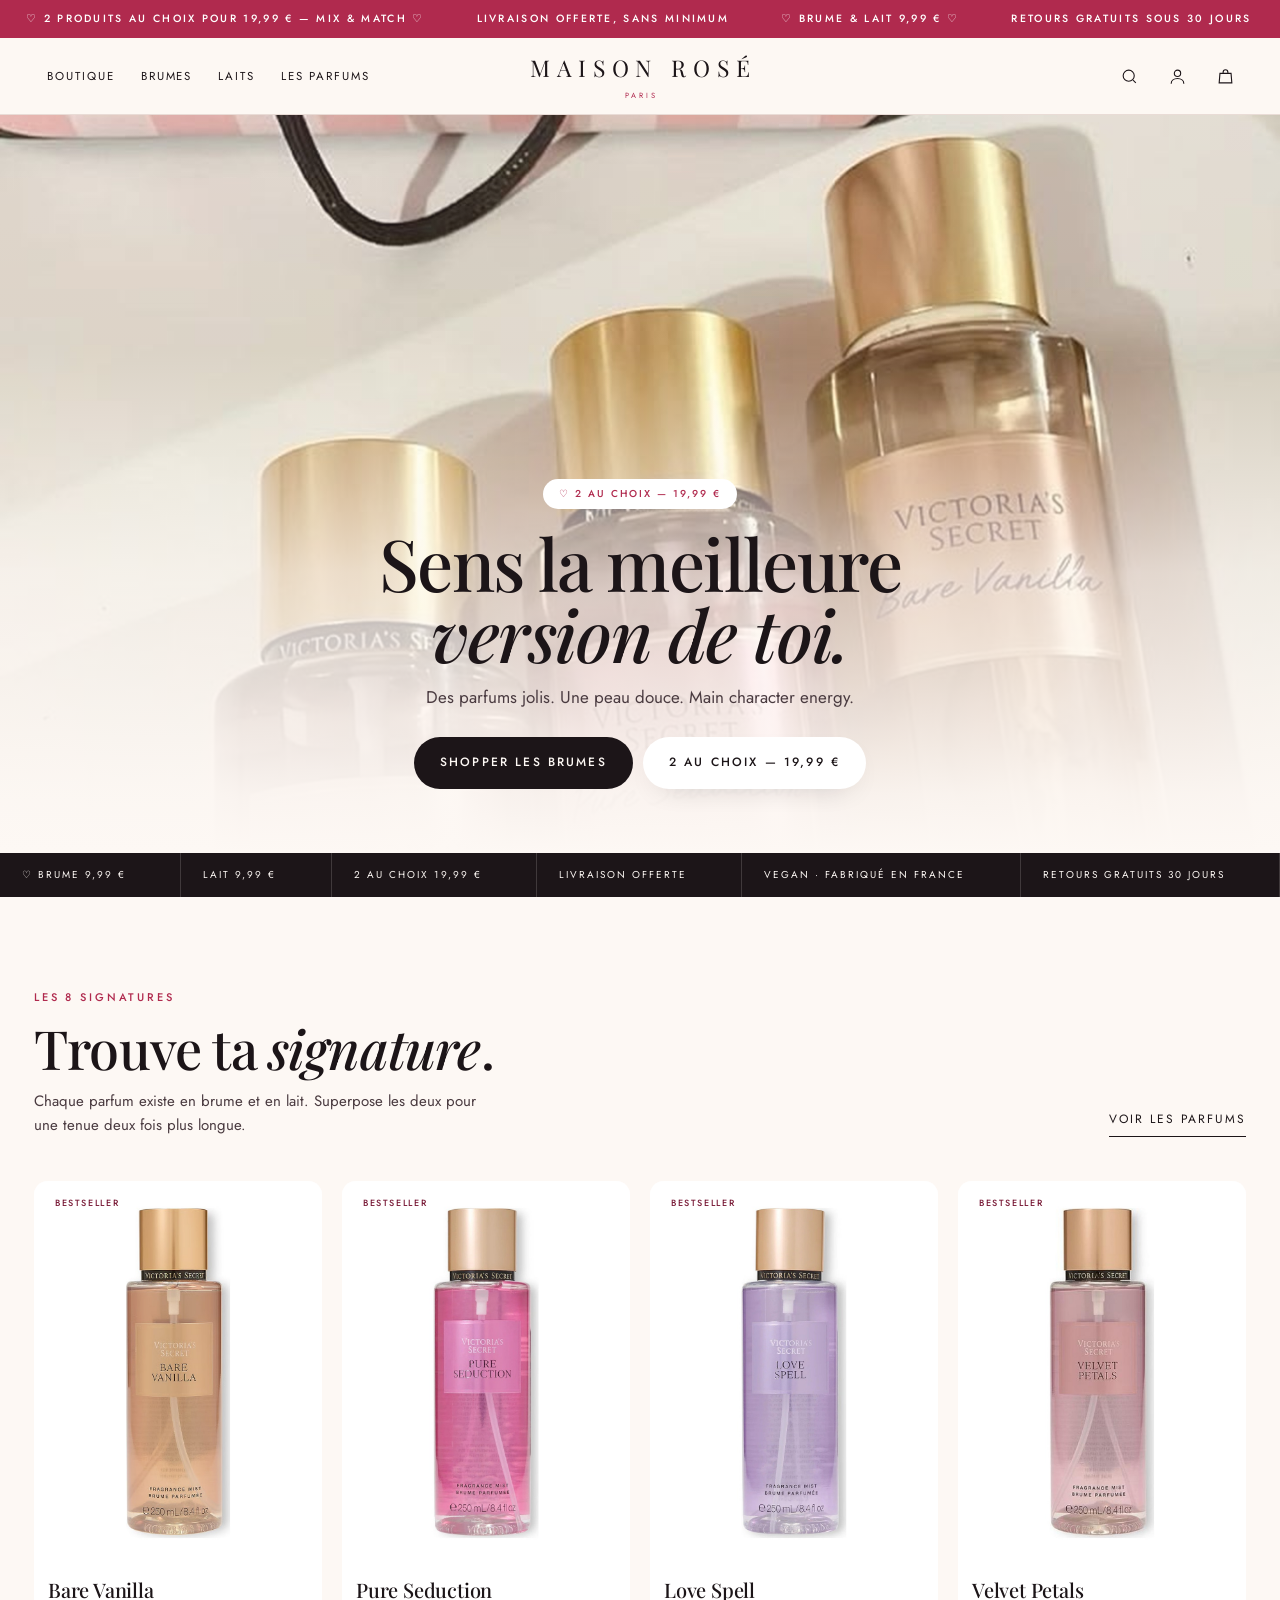
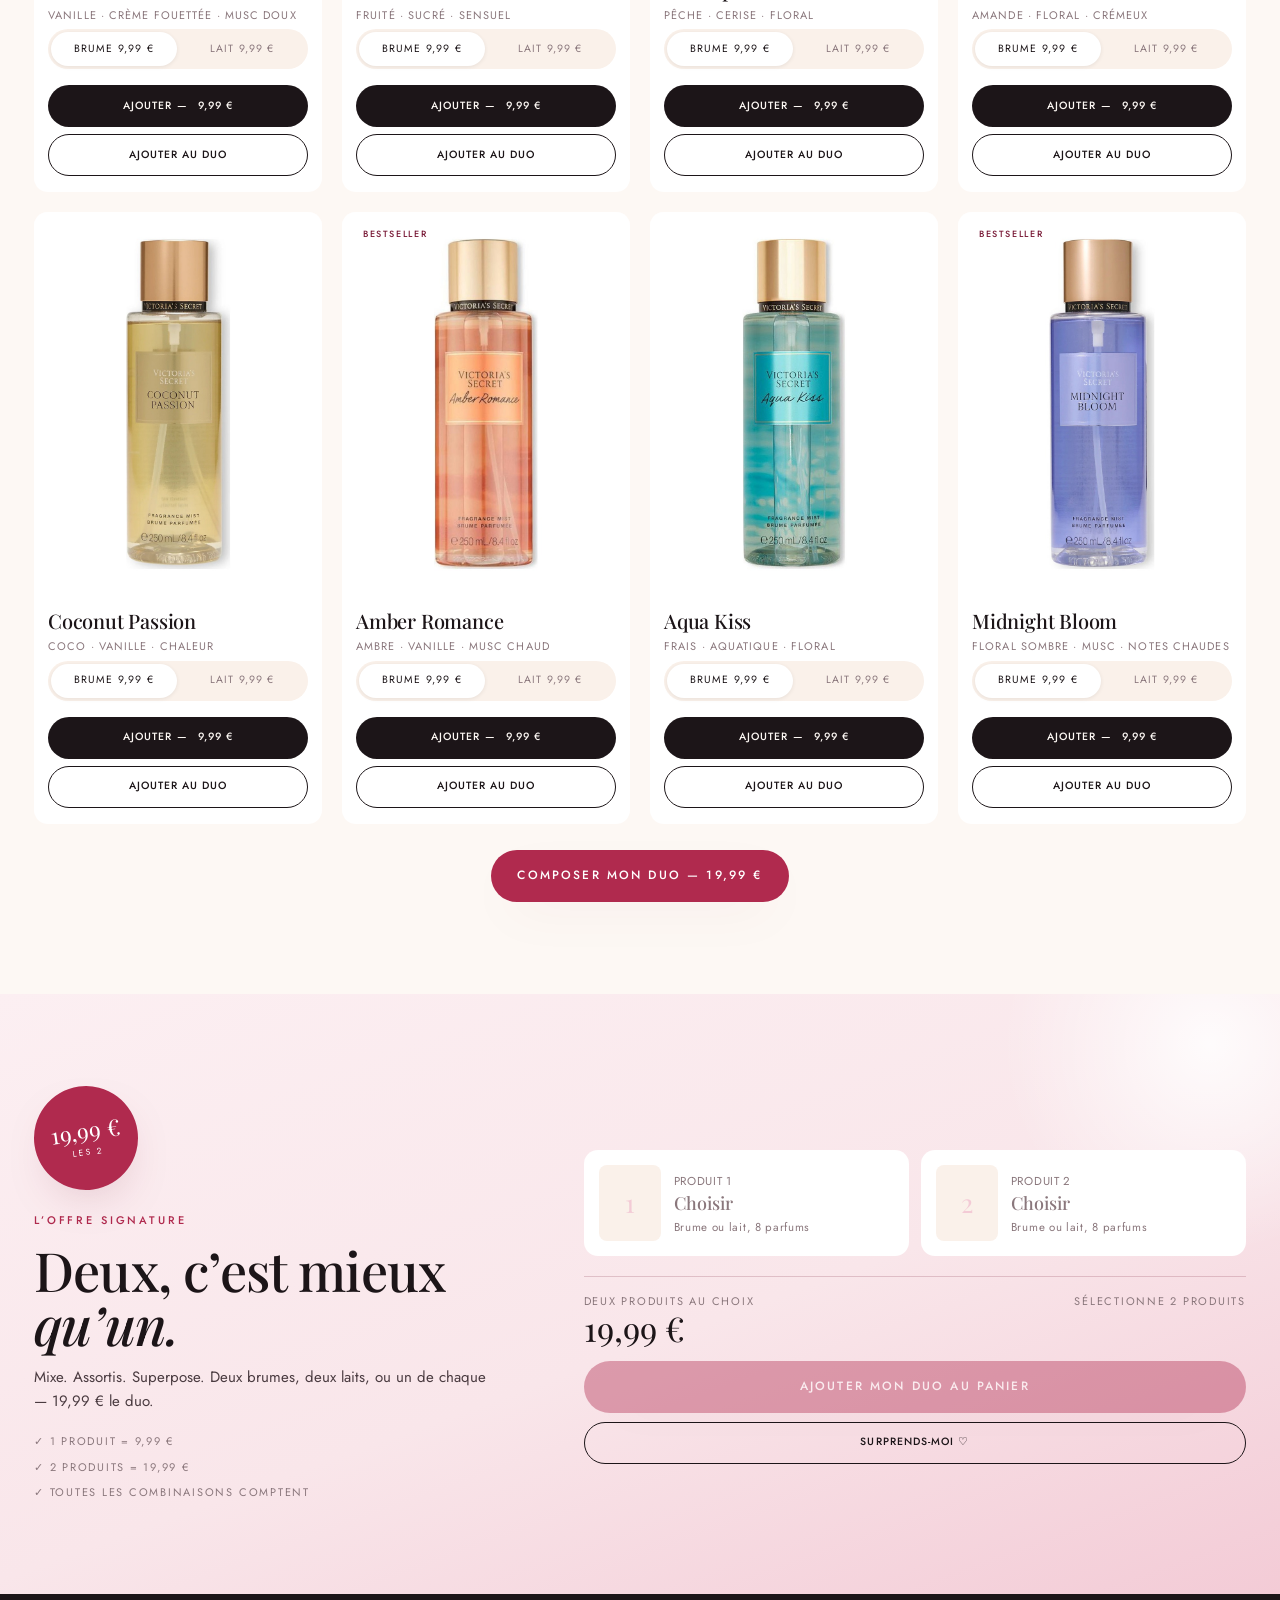
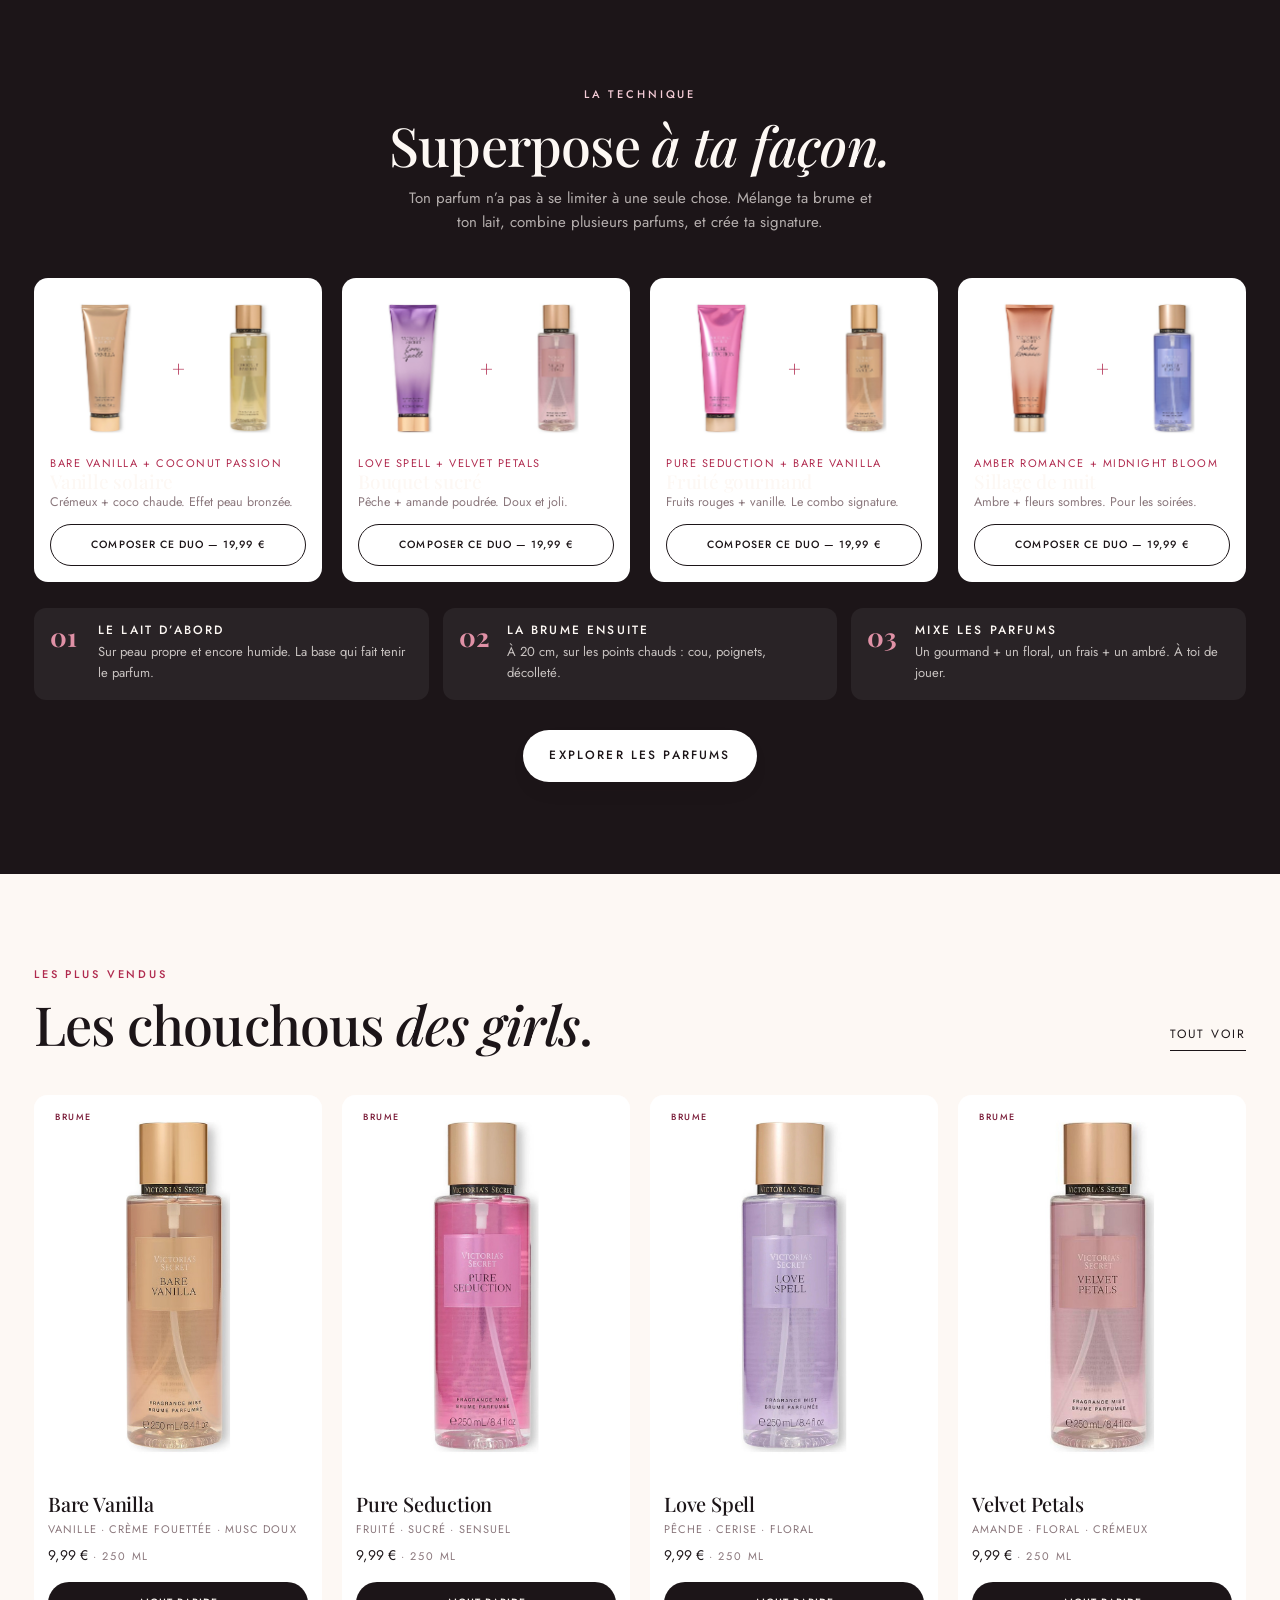
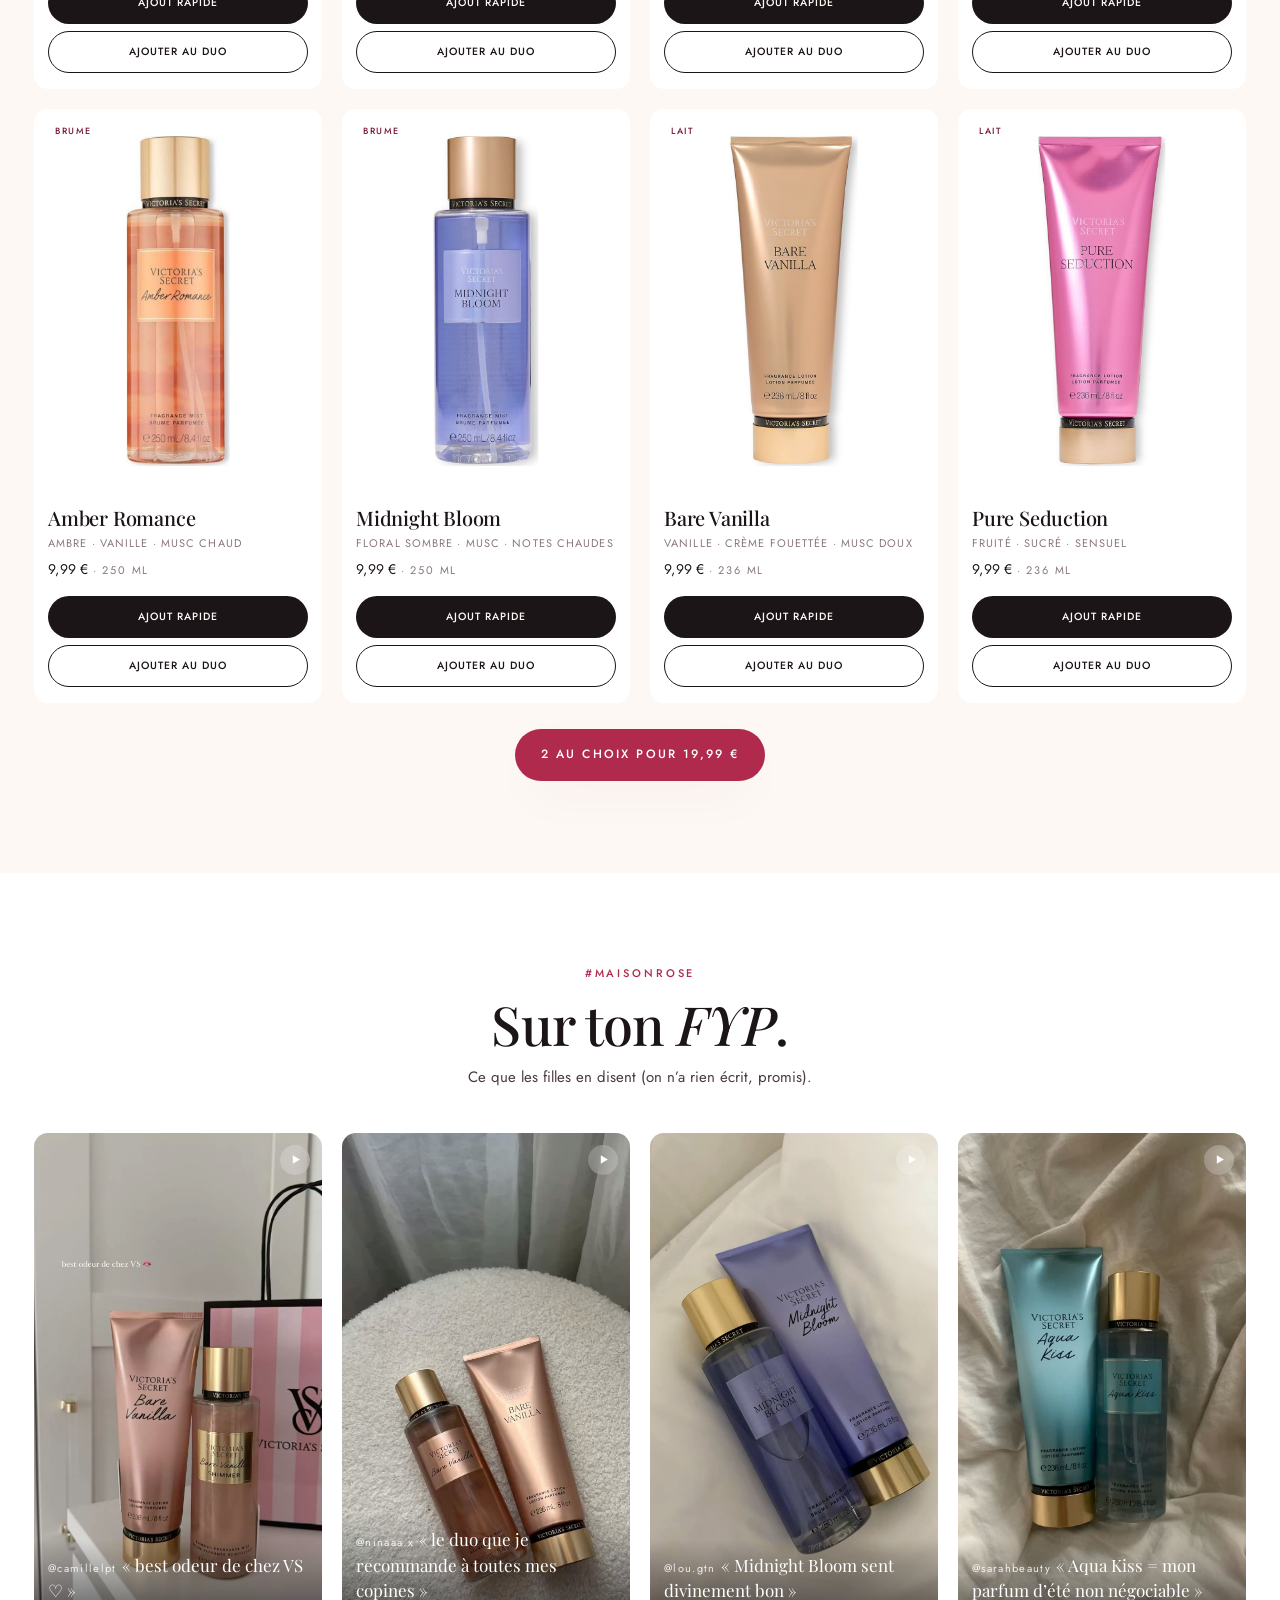
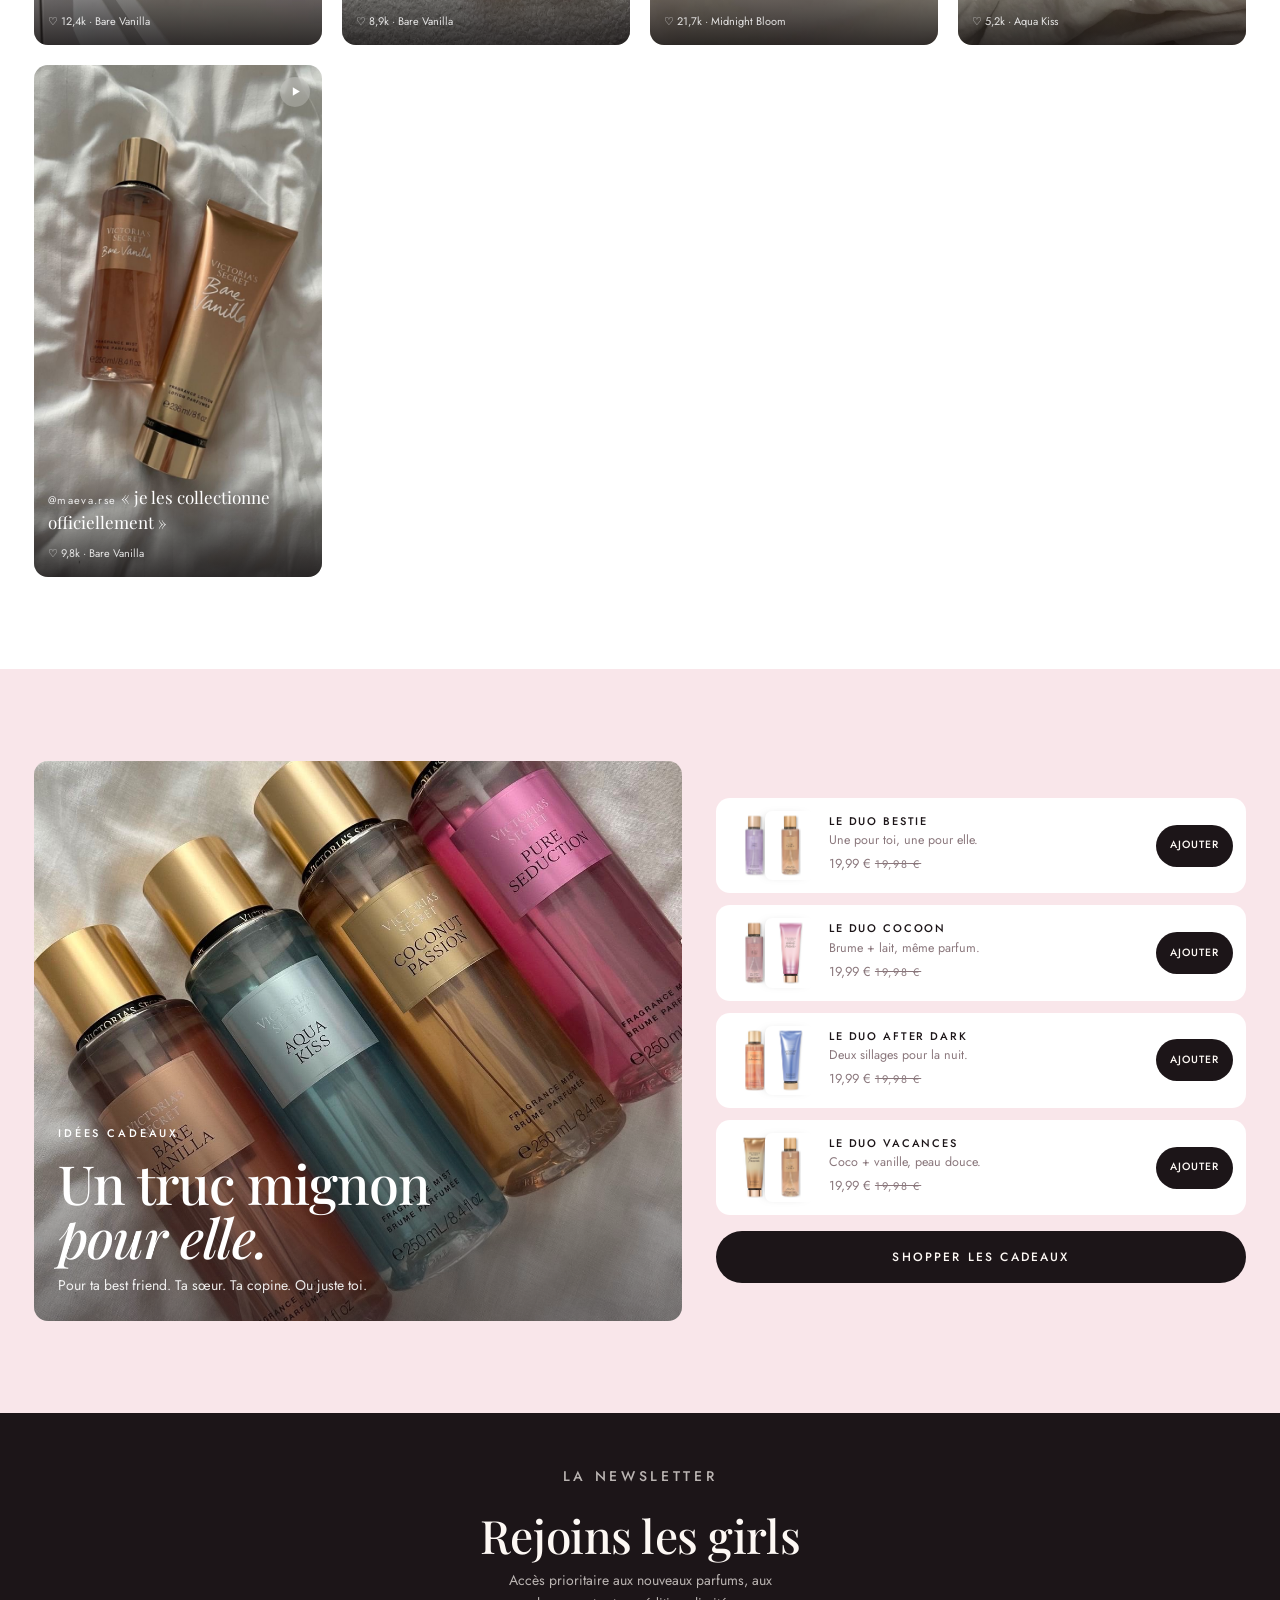
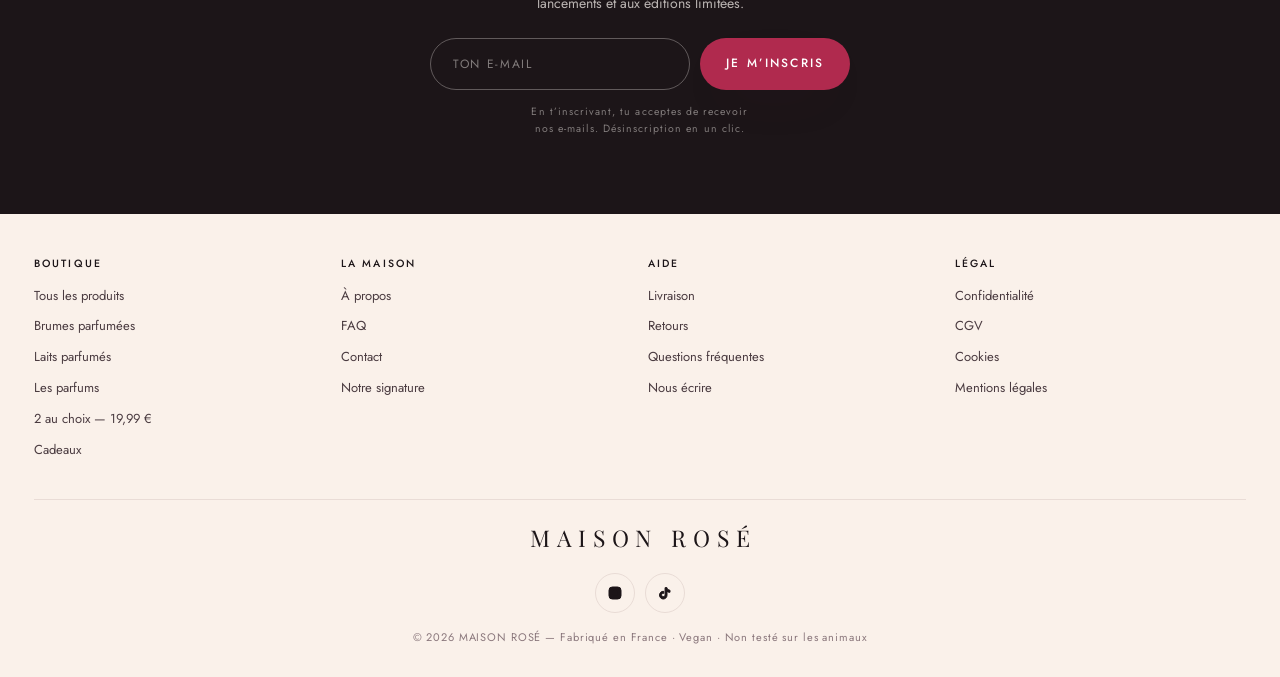
<file: index.html>
<!doctype html>
<html lang="fr">
<head>
<meta charset="utf-8">
<meta name="viewport" content="width=device-width,initial-scale=1,viewport-fit=cover">
<title>Maison Rosé — Brumes &amp; laits parfumés · 2 au choix pour 19,99 €</title>
<meta name="description" content="Brumes et laits parfumés à 9,99 € chacun. 2 produits au choix pour 19,99 €. Huit parfums gourmands, floraux et solaires. Livraison offerte, sans minimum d’achat.">
<meta name="theme-color" content="#B02A4E">
<meta property="og:title" content="Maison Rosé — Sens la meilleure version de toi.">
<meta property="og:description" content="2 produits au choix pour 19,99 €. Mix &amp; match.">
<meta property="og:image" content="assets/img/editorial/hero.jpg">
<link rel="icon" href="data:image/svg+xml,%3Csvg xmlns='http://www.w3.org/2000/svg' viewBox='0 0 32 32'%3E%3Crect width='32' height='32' rx='8' fill='%23B02A4E'/%3E%3Ctext x='16' y='23' font-size='18' font-family='Georgia' fill='%23FDF8F4' text-anchor='middle'%3EM%3C/text%3E%3C/svg%3E">
<link rel="preconnect" href="https://fonts.googleapis.com">
<link rel="preconnect" href="https://fonts.gstatic.com" crossorigin>
<link href="https://fonts.googleapis.com/css2?family=Playfair+Display:ital,wght@0,400..700;1,400..600&family=Jost:wght@300;400;500&display=swap" rel="stylesheet">
<link rel="stylesheet" href="assets/css/style.css">
</head>
<body>
<div id="site-header"></div>

<main>
  <!-- ================= HERO ================= -->
  <section class="hero">
    <div class="hero-media">
      <img src="assets/img/editorial/hero.jpg" alt="Campagne Maison Rosé — brumes parfumées" fetchpriority="high" width="1472" height="1840">
    </div>
    <div class="hero-body">
      <div class="hero-inner">
        <span class="hero-badge">♡ 2 au choix — 19,99 €</span>
        <h1 class="display">Sens la meilleure<br><span class="italic">version de toi.</span></h1>
        <p class="lede">Des parfums jolis. Une peau douce. Main character energy.</p>
        <div class="hero-cta">
          <a class="btn btn-dark" href="boutique.html?type=mist">Shopper les brumes</a>
          <a class="btn btn-light" href="duo.html">2 au choix — 19,99 €</a>
        </div>
      </div>
    </div>
  </section>
  <div class="hero-strip">
    <div>♡ Brume 9,99 €</div>
    <div>Lait 9,99 €</div>
    <div>2 au choix 19,99 €</div>
    <div>Livraison offerte</div>
    <div>Vegan · Fabriqué en France</div>
    <div>Retours gratuits 30 jours</div>
  </div>

  <!-- ================= SHOP BY SCENT ================= -->
  <section class="section section-cream" id="parfums">
    <div class="wrap">
      <div class="section-head head-row reveal">
        <div>
          <p class="eyebrow">Les 8 signatures</p>
          <h2 class="h-section">Trouve ta <span class="italic">signature</span>.</h2>
          <p class="lede">Chaque parfum existe en brume et en lait. Superpose les deux pour une tenue deux fois plus longue.</p>
        </div>
        <a class="link-u" href="parfums.html">Voir les parfums</a>
      </div>
      <div class="grid grid-2 reveal" data-scent-grid></div>
      <div style="margin-top:26px;text-align:center">
        <a class="btn btn-cherry" href="duo.html">Composer mon duo — 19,99 €</a>
      </div>
    </div>
  </section>

  <!-- ================= PICK ANY 2 ================= -->
  <section class="section duo-band" id="duo">
    <div class="wrap">
      <div class="duo-layout">
        <div class="reveal">
          <div class="duo-price-badge">19,99 €<span>les 2</span></div>
          <p class="eyebrow" style="margin-top:22px">L’offre signature</p>
          <h2 class="h-section">Deux, c’est mieux <span class="italic">qu’un.</span></h2>
          <p class="lede" style="margin-top:14px">Mixe. Assortis. Superpose. Deux brumes, deux laits, ou un de chaque — 19,99 € le duo.</p>
          <ul style="list-style:none;padding:0;margin:20px 0 0;display:grid;gap:8px">
            <li class="tiny">✓ 1 produit = 9,99 €</li>
            <li class="tiny">✓ 2 produits = 19,99 €</li>
            <li class="tiny">✓ Toutes les combinaisons comptent</li>
          </ul>
        </div>
        <div class="reveal" data-duo-builder></div>
      </div>
    </div>
  </section>

  <!-- ================= LAYERING ================= -->
  <section class="section section-ink">
    <div class="wrap">
      <div class="section-head center reveal">
        <p class="eyebrow">La technique</p>
        <h2 class="h-section">Superpose <span class="italic">à ta façon.</span></h2>
        <p class="lede">Ton parfum n’a pas à se limiter à une seule chose. Mélange ta brume et ton lait, combine plusieurs parfums, et crée ta signature.</p>
      </div>
      <div class="scroller reveal" data-layer-grid></div>
      <div class="steps reveal">
        <div class="step"><b>01</b><div><h4>Le lait d’abord</h4><p>Sur peau propre et encore humide. La base qui fait tenir le parfum.</p></div></div>
        <div class="step"><b>02</b><div><h4>La brume ensuite</h4><p>À 20 cm, sur les points chauds : cou, poignets, décolleté.</p></div></div>
        <div class="step"><b>03</b><div><h4>Mixe les parfums</h4><p>Un gourmand + un floral, un frais + un ambré. À toi de jouer.</p></div></div>
      </div>
      <div style="margin-top:30px;text-align:center">
        <a class="btn btn-light" href="parfums.html">Explorer les parfums</a>
      </div>
    </div>
  </section>

  <!-- ================= BESTSELLERS ================= -->
  <section class="section section-cream">
    <div class="wrap">
      <div class="section-head head-row reveal">
        <div>
          <p class="eyebrow">Les plus vendus</p>
          <h2 class="h-section">Les chouchous <span class="italic">des girls</span>.</h2>
        </div>
        <a class="link-u" href="boutique.html">Tout voir</a>
      </div>
      <div class="scroller reveal" data-bestsellers></div>
      <div style="margin-top:26px;text-align:center">
        <a class="btn btn-cherry" href="duo.html">2 au choix pour 19,99 €</a>
      </div>
    </div>
  </section>

  <!-- ================= UGC ================= -->
  <section class="section section-white">
    <div class="wrap">
      <div class="section-head center reveal">
        <p class="eyebrow">#maisonrose</p>
        <h2 class="h-section">Sur ton <span class="italic">FYP</span>.</h2>
        <p class="lede">Ce que les filles en disent (on n’a rien écrit, promis).</p>
      </div>
      <div class="scroller reveal" data-ugc></div>
    </div>
  </section>

  <!-- ================= GIFTING ================= -->
  <section class="section section-blush">
    <div class="wrap">
      <div class="gift-layout">
        <div class="gift-hero reveal">
          <img src="assets/img/editorial/gift-hero.jpg" alt="Coffret cadeau Maison Rosé" loading="lazy" width="1200" height="1641">
          <div class="gift-hero-txt">
            <p class="eyebrow" style="color:#fff">Idées cadeaux</p>
            <h2 class="h-section">Un truc mignon <span class="italic">pour elle.</span></h2>
            <p style="font-size:14px;opacity:.9;margin-top:10px">Pour ta best friend. Ta sœur. Ta copine. Ou juste toi.</p>
          </div>
        </div>
        <div class="reveal">
          <div class="gift-list" data-gift-list></div>
          <a class="btn btn-dark btn-block" href="cadeaux.html" style="margin-top:16px">Shopper les cadeaux</a>
        </div>
      </div>
    </div>
  </section>
</main>

<div id="site-footer"></div>

<script src="assets/js/data.js"></script>
<script src="assets/js/app.js"></script>
<script src="assets/js/components.js"></script>
<script src="assets/js/home.js"></script>
</body>
</html>
</file>
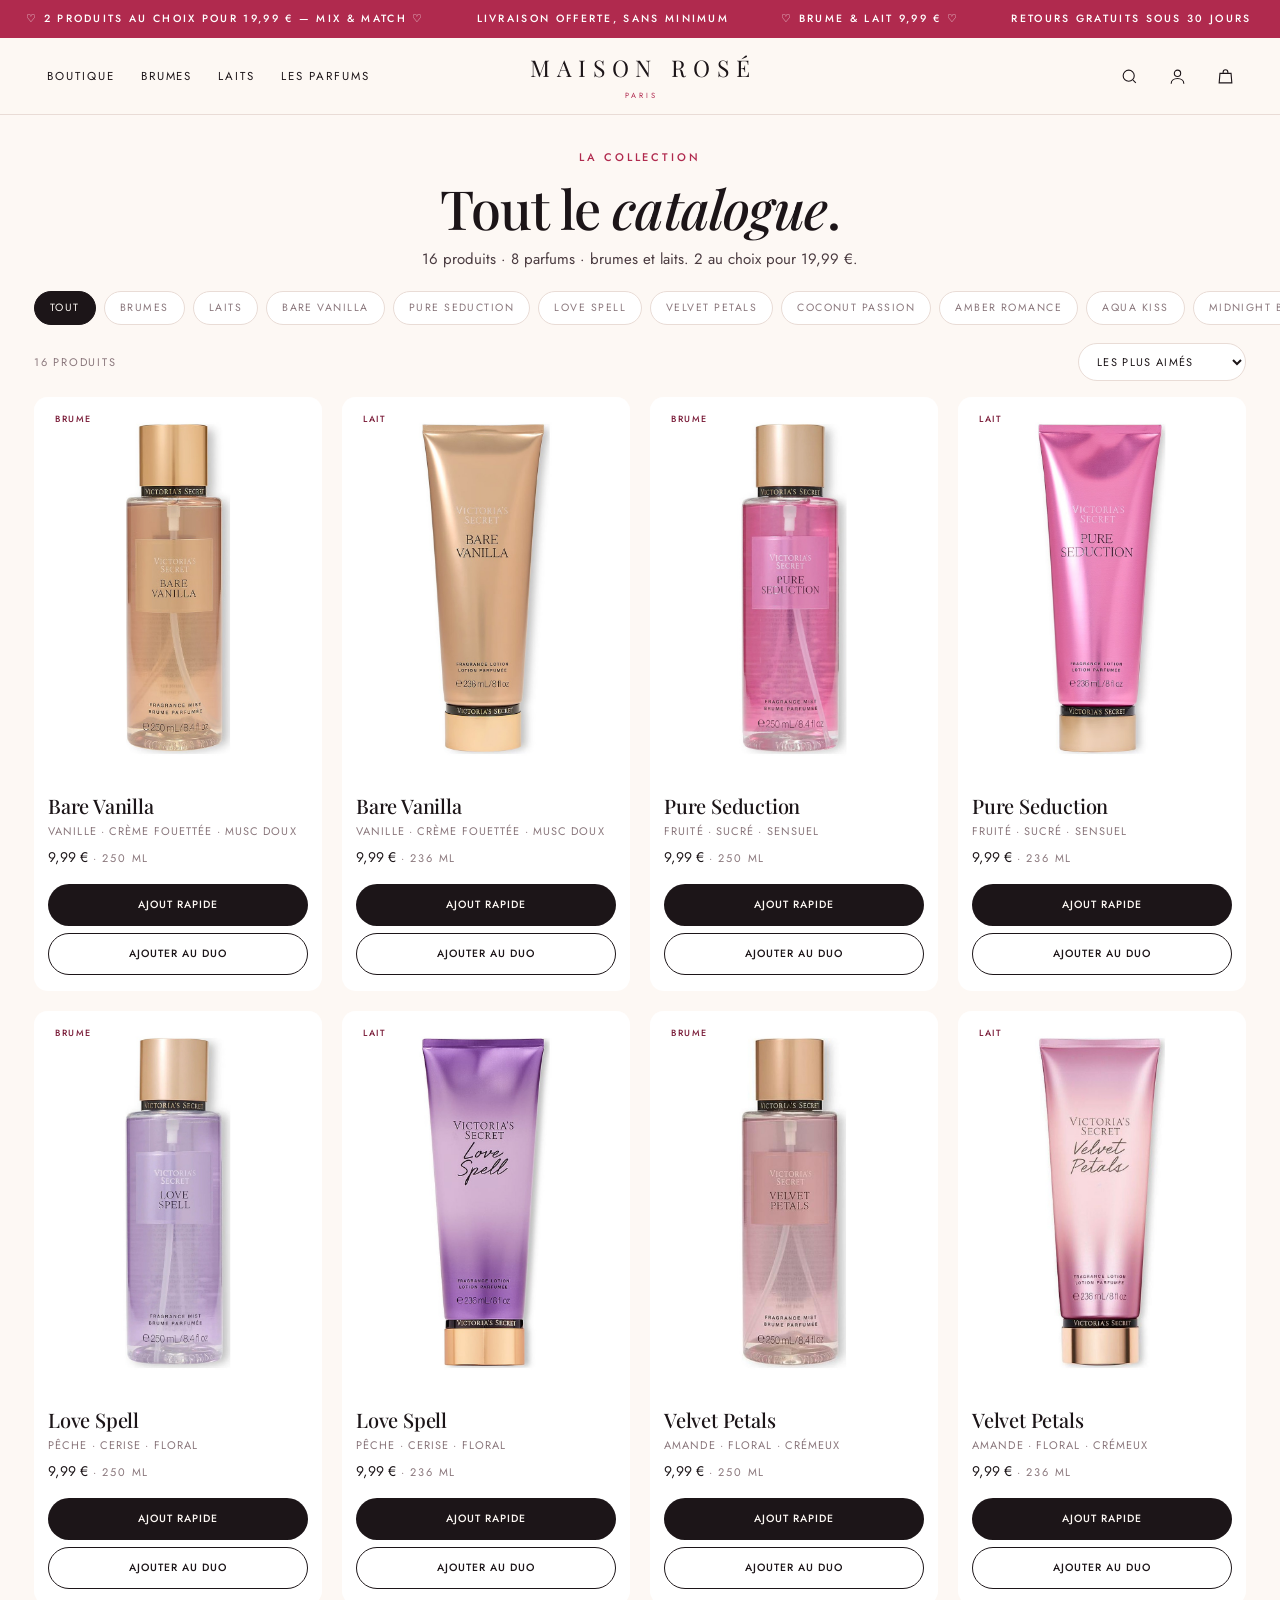
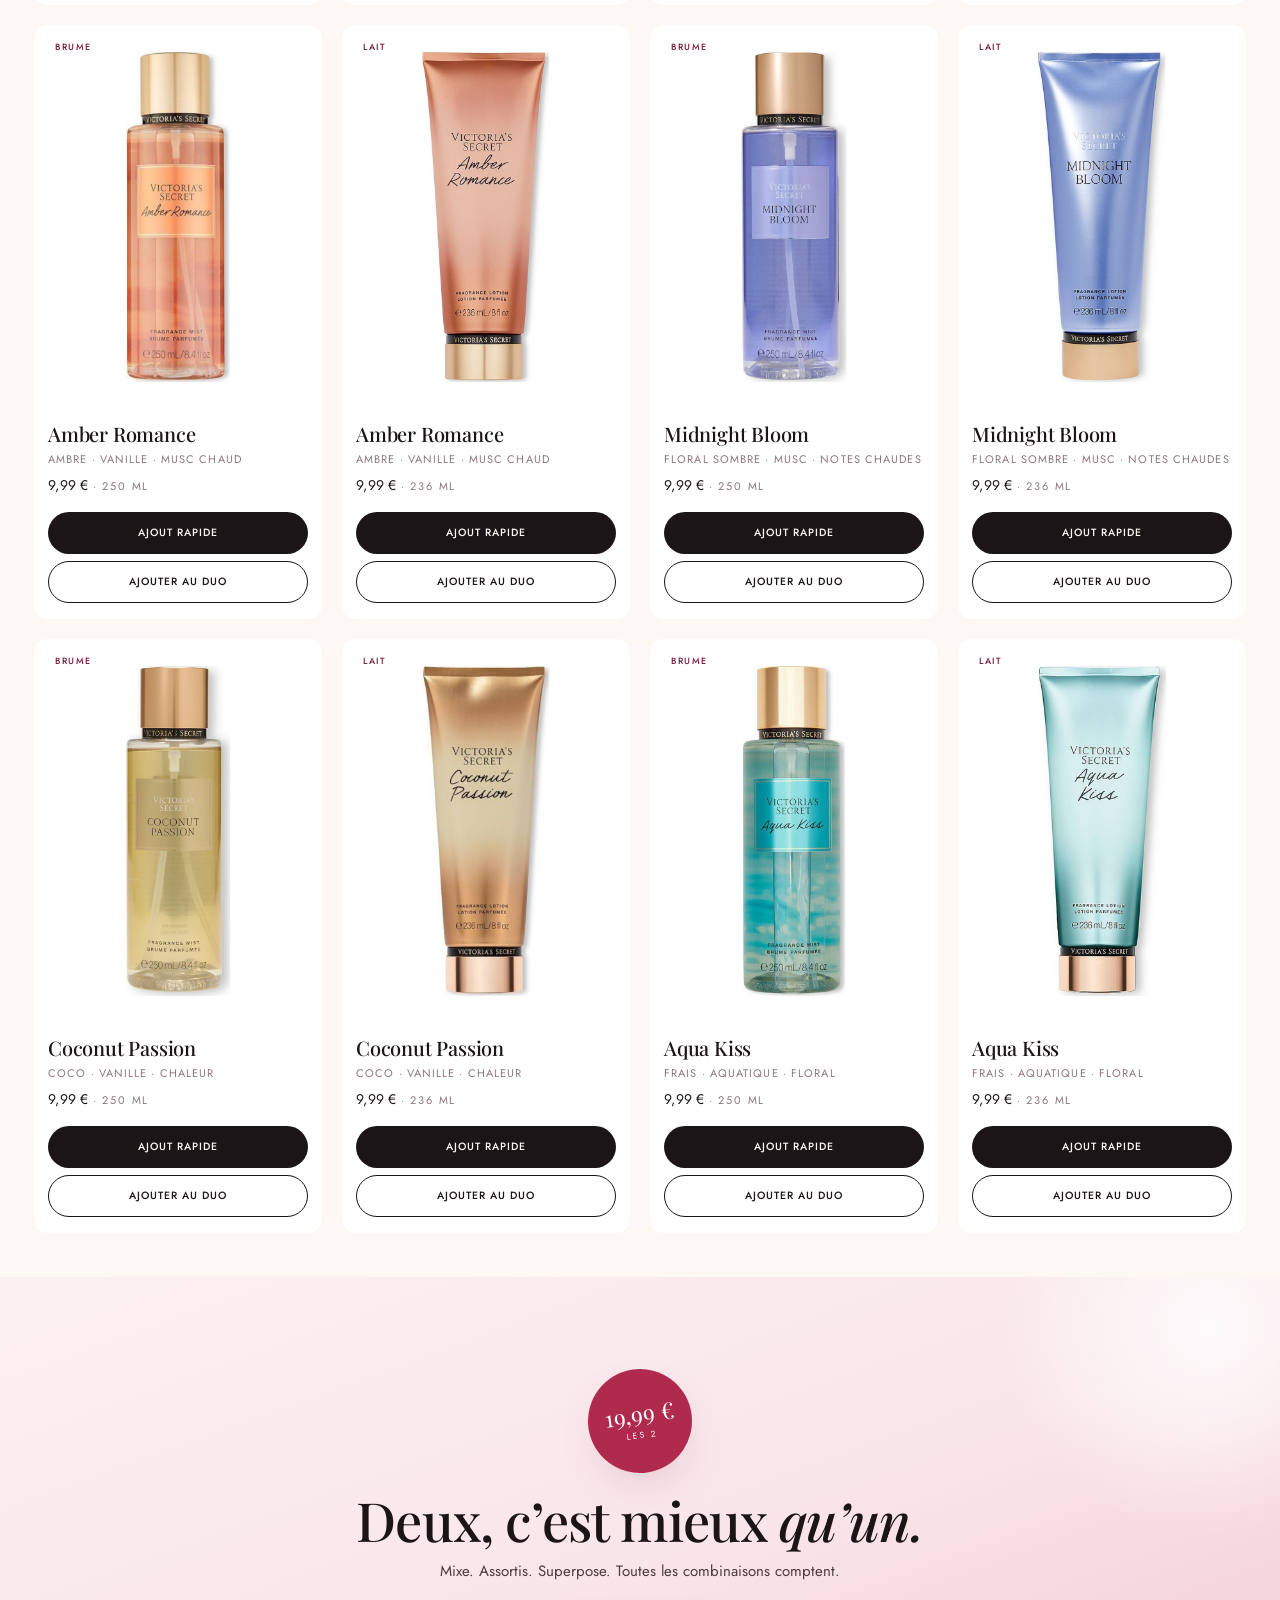
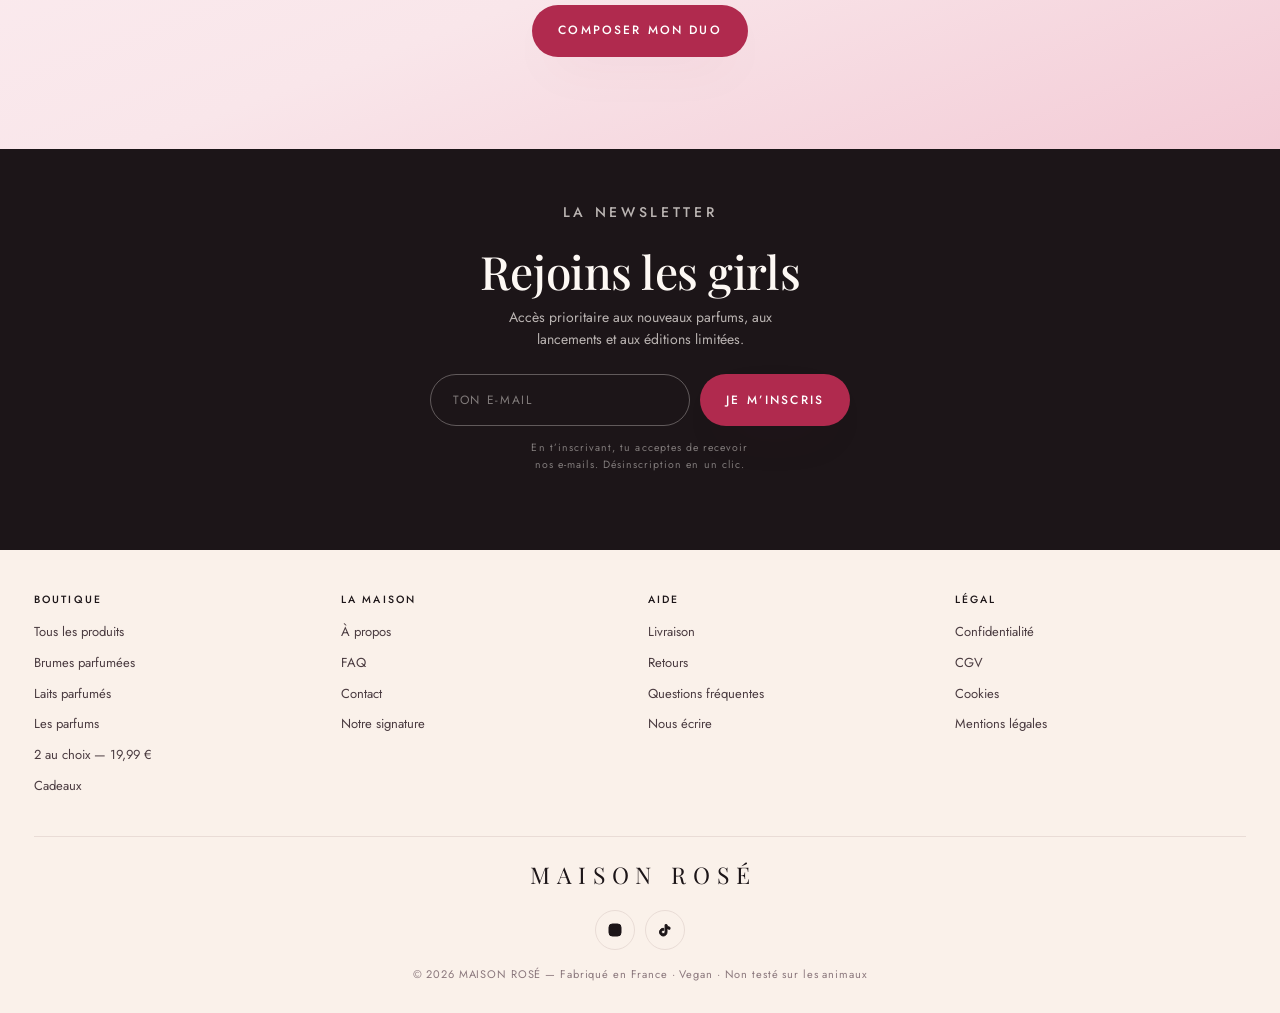
<file: boutique.html>
<!doctype html>
<html lang="fr">
<head>
<meta charset="utf-8">
<meta name="viewport" content="width=device-width,initial-scale=1,viewport-fit=cover">
<title>Boutique — Brumes &amp; laits parfumés · Maison Rosé</title>
<meta name="description" content="Toute la collection : 8 parfums, brumes et laits, tous à 9,99 €. 2 au choix pour 19,99 €.">
<meta name="theme-color" content="#B02A4E">
<link rel="icon" href="data:image/svg+xml,%3Csvg xmlns='http://www.w3.org/2000/svg' viewBox='0 0 32 32'%3E%3Crect width='32' height='32' rx='8' fill='%23B02A4E'/%3E%3Ctext x='16' y='23' font-size='18' font-family='Georgia' fill='%23FDF8F4' text-anchor='middle'%3EM%3C/text%3E%3C/svg%3E">
<link rel="preconnect" href="https://fonts.googleapis.com">
<link rel="preconnect" href="https://fonts.gstatic.com" crossorigin>
<link href="https://fonts.googleapis.com/css2?family=Playfair+Display:ital,wght@0,400..700;1,400..600&family=Jost:wght@300;400;500&display=swap" rel="stylesheet">
<link rel="stylesheet" href="assets/css/style.css">
</head>
<body>
<div id="site-header"></div>

<main>
  <section class="wrap shop-head">
    <p class="eyebrow" data-shop-eyebrow>La collection</p>
    <h1 class="h-section" data-shop-title>Tout le <span class="italic">catalogue</span>.</h1>
    <p class="lede" style="margin:12px auto 0">16 produits · 8 parfums · brumes et laits. 2 au choix pour 19,99 €.</p>
  </section>
  <div class="wrap">
    <div class="filters" data-shop-filters></div>
    <div class="sort-row">
      <p class="tiny" data-shop-count></p>
      <label class="sr" for="sort">Trier</label>
      <select id="sort" data-sort>
        <option value="pop">Les plus aimés</option>
        <option value="asc">Prix croissant</option>
        <option value="desc">Prix décroissant</option>
        <option value="az">A → Z</option>
      </select>
    </div>
    <div class="grid grid-2" data-shop-grid></div>
  </div>
  <section class="section duo-band" style="margin-top:44px">
    <div class="wrap" style="text-align:center">
      <div class="duo-price-badge" style="margin-bottom:20px">19,99 €<span>les 2</span></div>
      <h2 class="h-section">Deux, c’est mieux <span class="italic">qu’un.</span></h2>
      <p class="lede" style="margin:12px auto 22px">Mixe. Assortis. Superpose. Toutes les combinaisons comptent.</p>
      <a class="btn btn-cherry" href="duo.html">Composer mon duo</a>
    </div>
  </section>
</main>
<div id="site-footer"></div>
<script src="assets/js/data.js"></script>
<script src="assets/js/app.js"></script>
<script src="assets/js/components.js"></script>
<script src="assets/js/shop.js"></script>
</body>
</html>
</file>
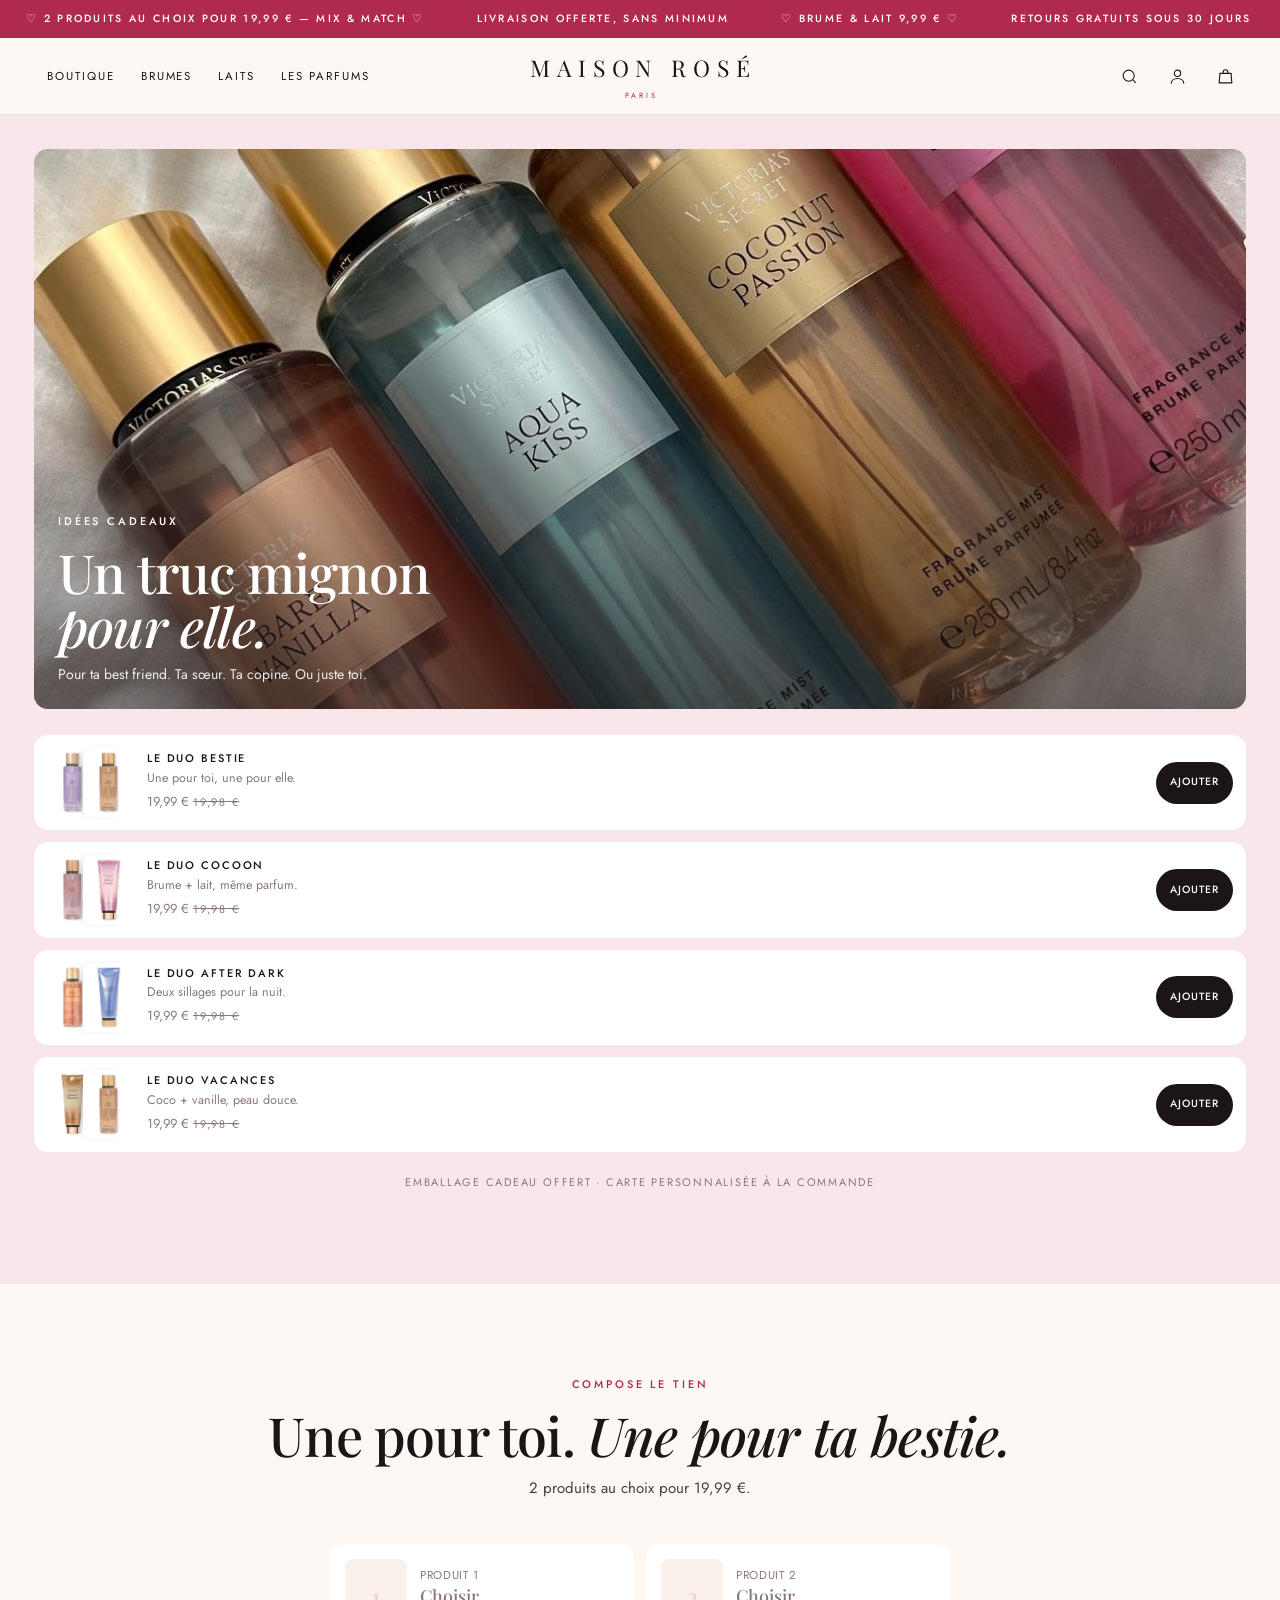
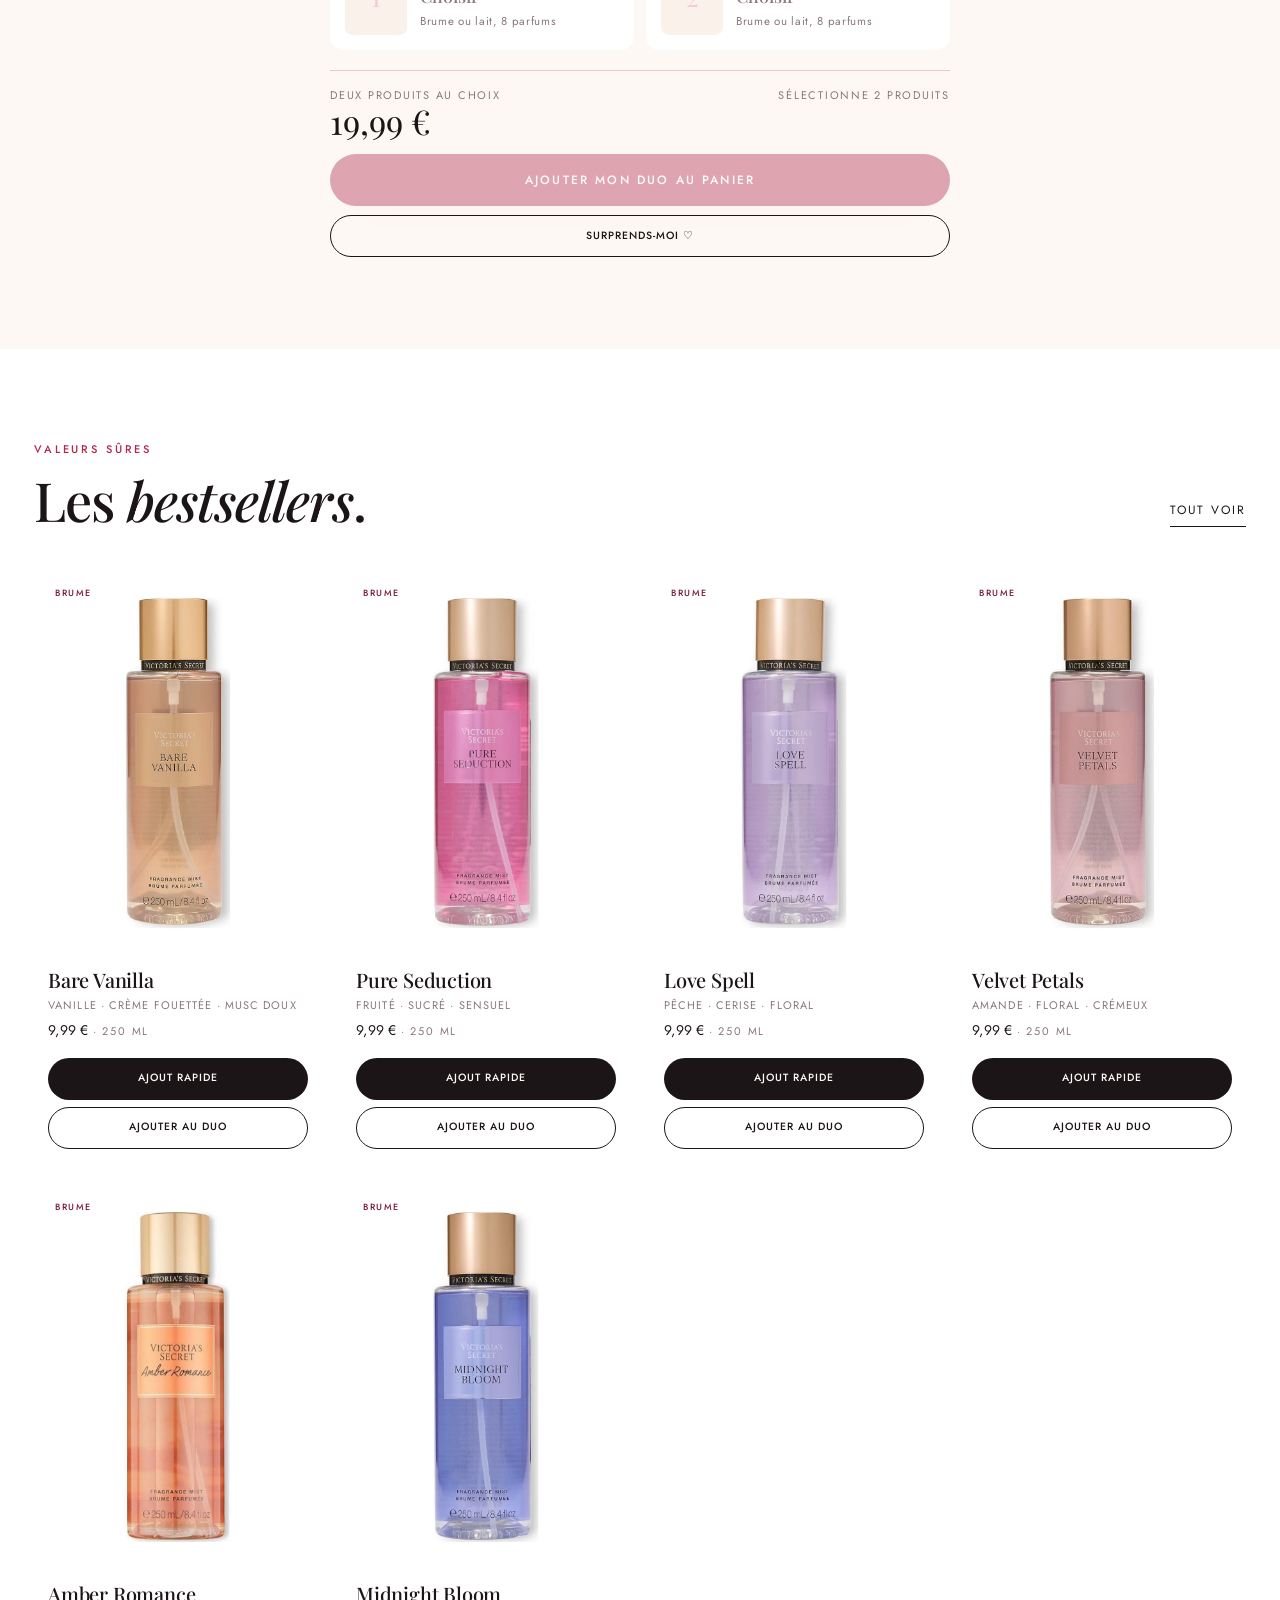
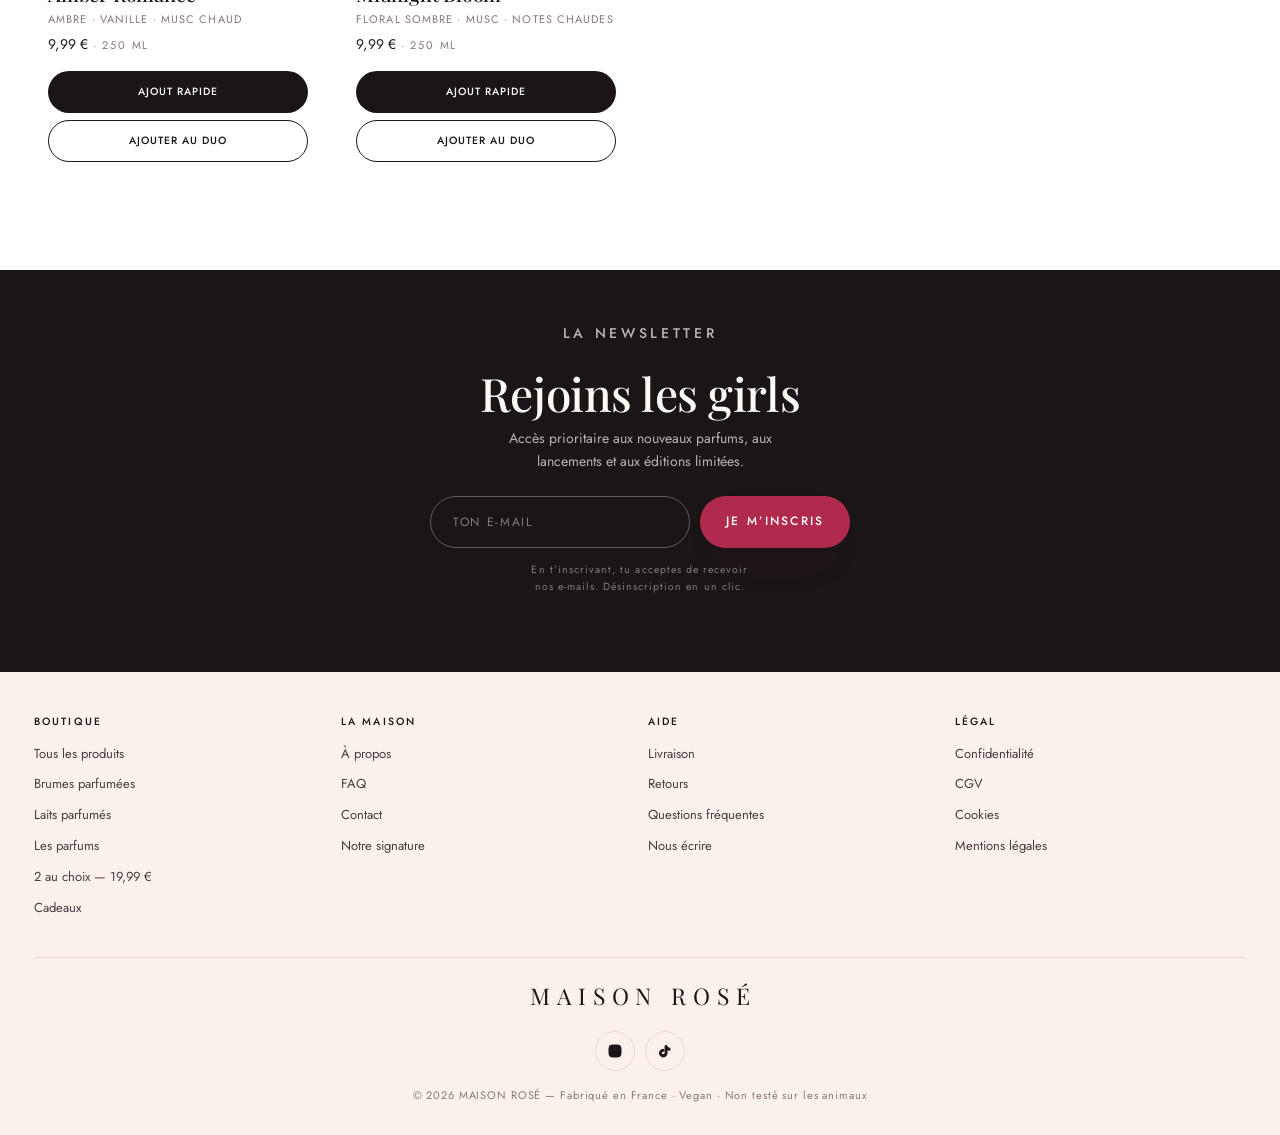
<file: cadeaux.html>
<!doctype html>
<html lang="fr">
<head>
<meta charset="utf-8">
<meta name="viewport" content="width=device-width,initial-scale=1,viewport-fit=cover">
<title>Cadeaux — Duos à offrir · Maison Rosé</title>
<meta name="description" content="Des duos à offrir à 19,99 €. Pour ta best friend, ta sœur, ta copine. Ou juste toi.">
<meta name="theme-color" content="#B02A4E">
<link rel="icon" href="data:image/svg+xml,%3Csvg xmlns='http://www.w3.org/2000/svg' viewBox='0 0 32 32'%3E%3Crect width='32' height='32' rx='8' fill='%23B02A4E'/%3E%3Ctext x='16' y='23' font-size='18' font-family='Georgia' fill='%23FDF8F4' text-anchor='middle'%3EM%3C/text%3E%3C/svg%3E">
<link rel="preconnect" href="https://fonts.googleapis.com">
<link rel="preconnect" href="https://fonts.gstatic.com" crossorigin>
<link href="https://fonts.googleapis.com/css2?family=Playfair+Display:ital,wght@0,400..700;1,400..600&family=Jost:wght@300;400;500&display=swap" rel="stylesheet">
<link rel="stylesheet" href="assets/css/style.css">
</head>
<body>
<div id="site-header"></div>

<main>
  <section class="section section-blush" style="padding-top:34px">
    <div class="wrap">
      <div class="gift-hero" style="margin-bottom:26px">
        <img src="assets/img/editorial/gift-hero.jpg" alt="Coffret cadeau Maison Rosé" width="1200" height="1641">
        <div class="gift-hero-txt">
          <p class="eyebrow" style="color:#fff">Idées cadeaux</p>
          <h1 class="h-section">Un truc mignon <span class="italic">pour elle.</span></h1>
          <p style="font-size:14px;opacity:.9;margin-top:10px">Pour ta best friend. Ta sœur. Ta copine. Ou juste toi.</p>
        </div>
      </div>
      <div class="gift-list" data-gift-list></div>
      <p class="tiny" style="text-align:center;margin-top:22px">Emballage cadeau offert · Carte personnalisée à la commande</p>
    </div>
  </section>
  <section class="section section-cream">
    <div class="wrap">
      <div class="section-head center">
        <p class="eyebrow">Compose le tien</p>
        <h2 class="h-section">Une pour toi. <span class="italic">Une pour ta bestie.</span></h2>
        <p class="lede">2 produits au choix pour 19,99 €.</p>
      </div>
      <div style="max-width:620px;margin:0 auto" data-duo-builder></div>
    </div>
  </section>
  <section class="section section-white">
    <div class="wrap">
      <div class="section-head head-row">
        <div>
          <p class="eyebrow">Valeurs sûres</p>
          <h2 class="h-section">Les <span class="italic">bestsellers</span>.</h2>
        </div>
        <a class="link-u" href="boutique.html">Tout voir</a>
      </div>
      <div class="scroller" data-gift-best></div>
    </div>
  </section>
</main>
<div id="site-footer"></div>
<script src="assets/js/data.js"></script>
<script src="assets/js/app.js"></script>
<script src="assets/js/components.js"></script>
<script src="assets/js/gifts.js"></script>
</body>
</html>
</file>
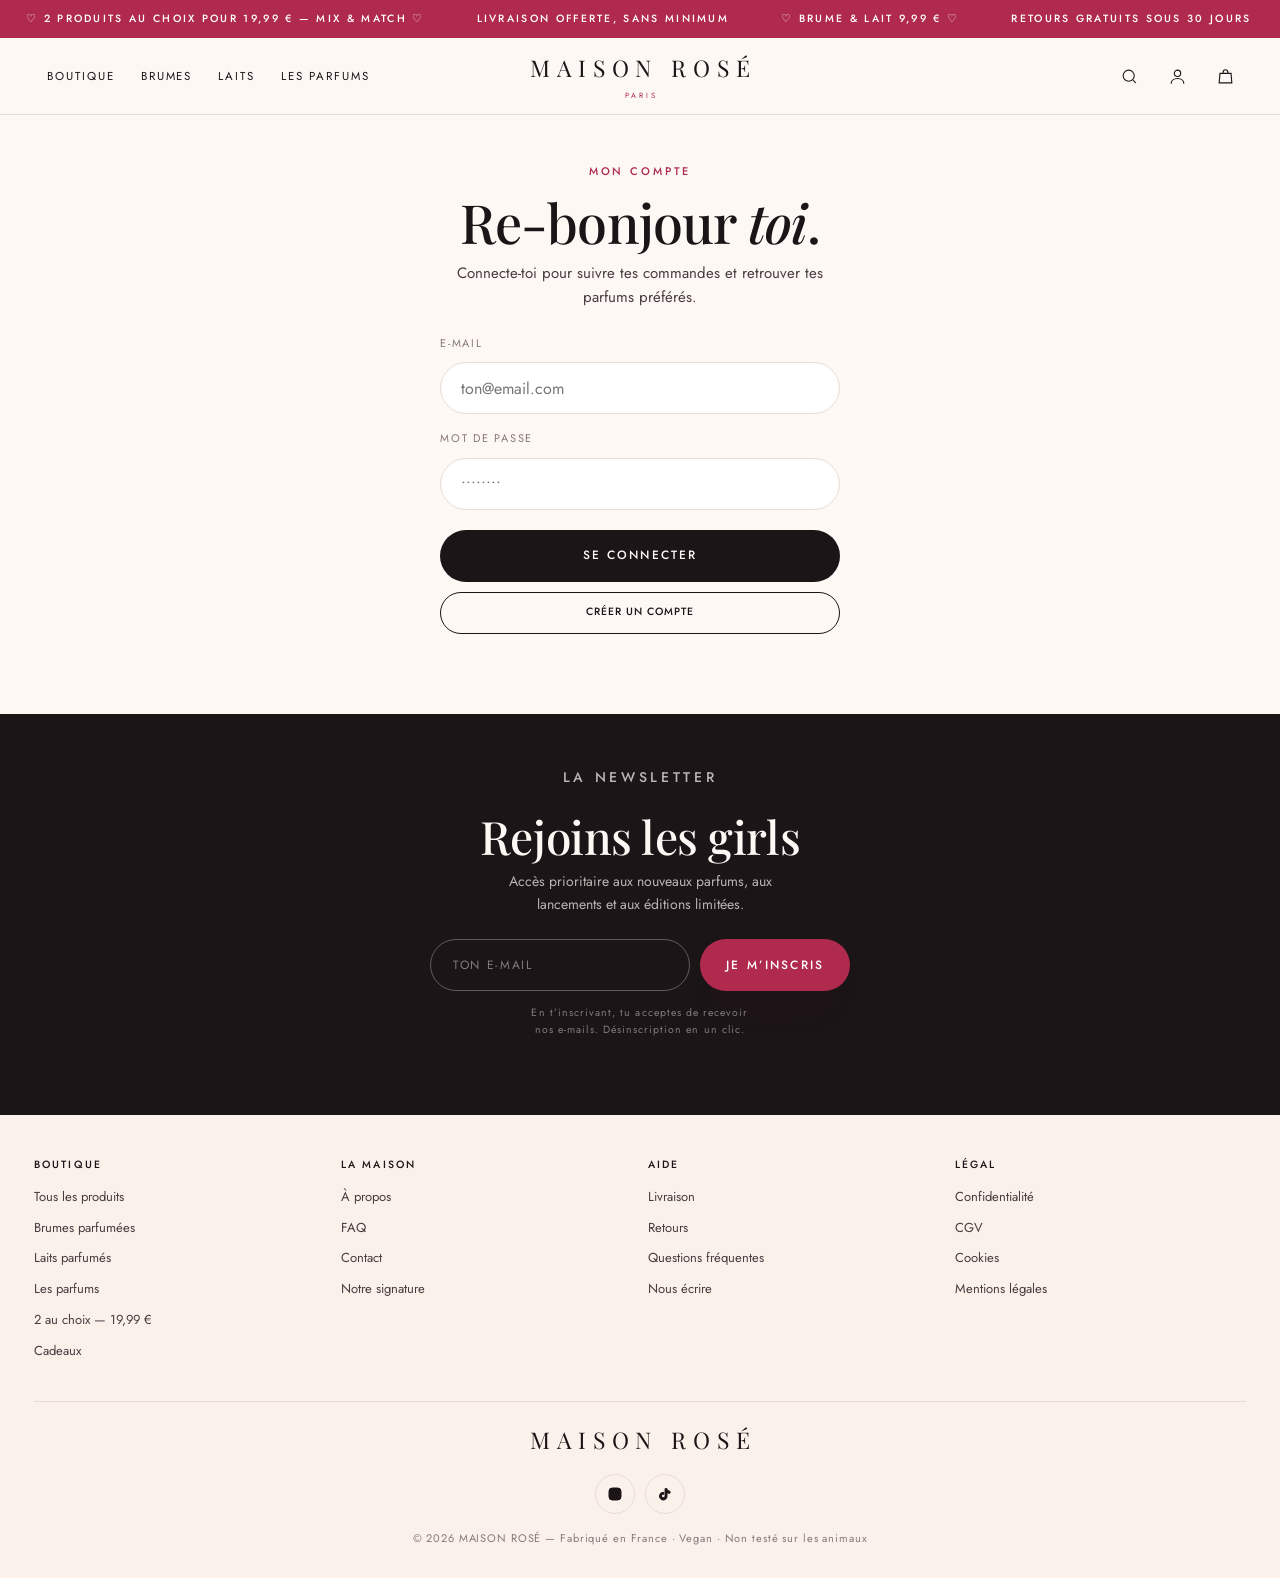
<file: compte.html>
<!doctype html>
<html lang="fr">
<head>
<meta charset="utf-8">
<meta name="viewport" content="width=device-width,initial-scale=1,viewport-fit=cover">
<title>Mon compte · Maison Rosé</title>
<meta name="description" content="Connexion à ton compte Maison Rosé.">
<meta name="theme-color" content="#B02A4E">
<link rel="icon" href="data:image/svg+xml,%3Csvg xmlns='http://www.w3.org/2000/svg' viewBox='0 0 32 32'%3E%3Crect width='32' height='32' rx='8' fill='%23B02A4E'/%3E%3Ctext x='16' y='23' font-size='18' font-family='Georgia' fill='%23FDF8F4' text-anchor='middle'%3EM%3C/text%3E%3C/svg%3E">
<link rel="preconnect" href="https://fonts.googleapis.com">
<link rel="preconnect" href="https://fonts.gstatic.com" crossorigin>
<link href="https://fonts.googleapis.com/css2?family=Playfair+Display:ital,wght@0,400..700;1,400..600&family=Jost:wght@300;400;500&display=swap" rel="stylesheet">
<link rel="stylesheet" href="assets/css/style.css">
</head>
<body>
<div id="site-header"></div>

<main>
  <section class="wrap" style="max-width:440px;padding:48px 20px 80px;text-align:center">
    <p class="eyebrow">Mon compte</p>
    <h1 class="h-section">Re-bonjour <span class="italic">toi</span>.</h1>
    <p class="lede" style="margin:12px auto 26px">Connecte-toi pour suivre tes commandes et retrouver tes parfums préférés.</p>
    <form data-newsletter style="display:grid;gap:10px;text-align:left">
      <label class="tiny" for="ac-mail">E-mail</label>
      <input id="ac-mail" type="email" required placeholder="ton@email.com" style="height:52px;border:1px solid var(--line);border-radius:99px;padding:0 20px;background:#fff">
      <label class="tiny" for="ac-pass" style="margin-top:6px">Mot de passe</label>
      <input id="ac-pass" type="password" required placeholder="••••••••" style="height:52px;border:1px solid var(--line);border-radius:99px;padding:0 20px;background:#fff">
      <button class="btn btn-dark btn-block" type="submit" style="margin-top:10px">Se connecter</button>
      <a class="btn btn-ghost btn-block btn-sm" href="boutique.html">Créer un compte</a>
    </form>
  </section>
</main>
<div id="site-footer"></div>
<script src="assets/js/data.js"></script>
<script src="assets/js/app.js"></script>
<script src="assets/js/components.js"></script>

</body>
</html>
</file>
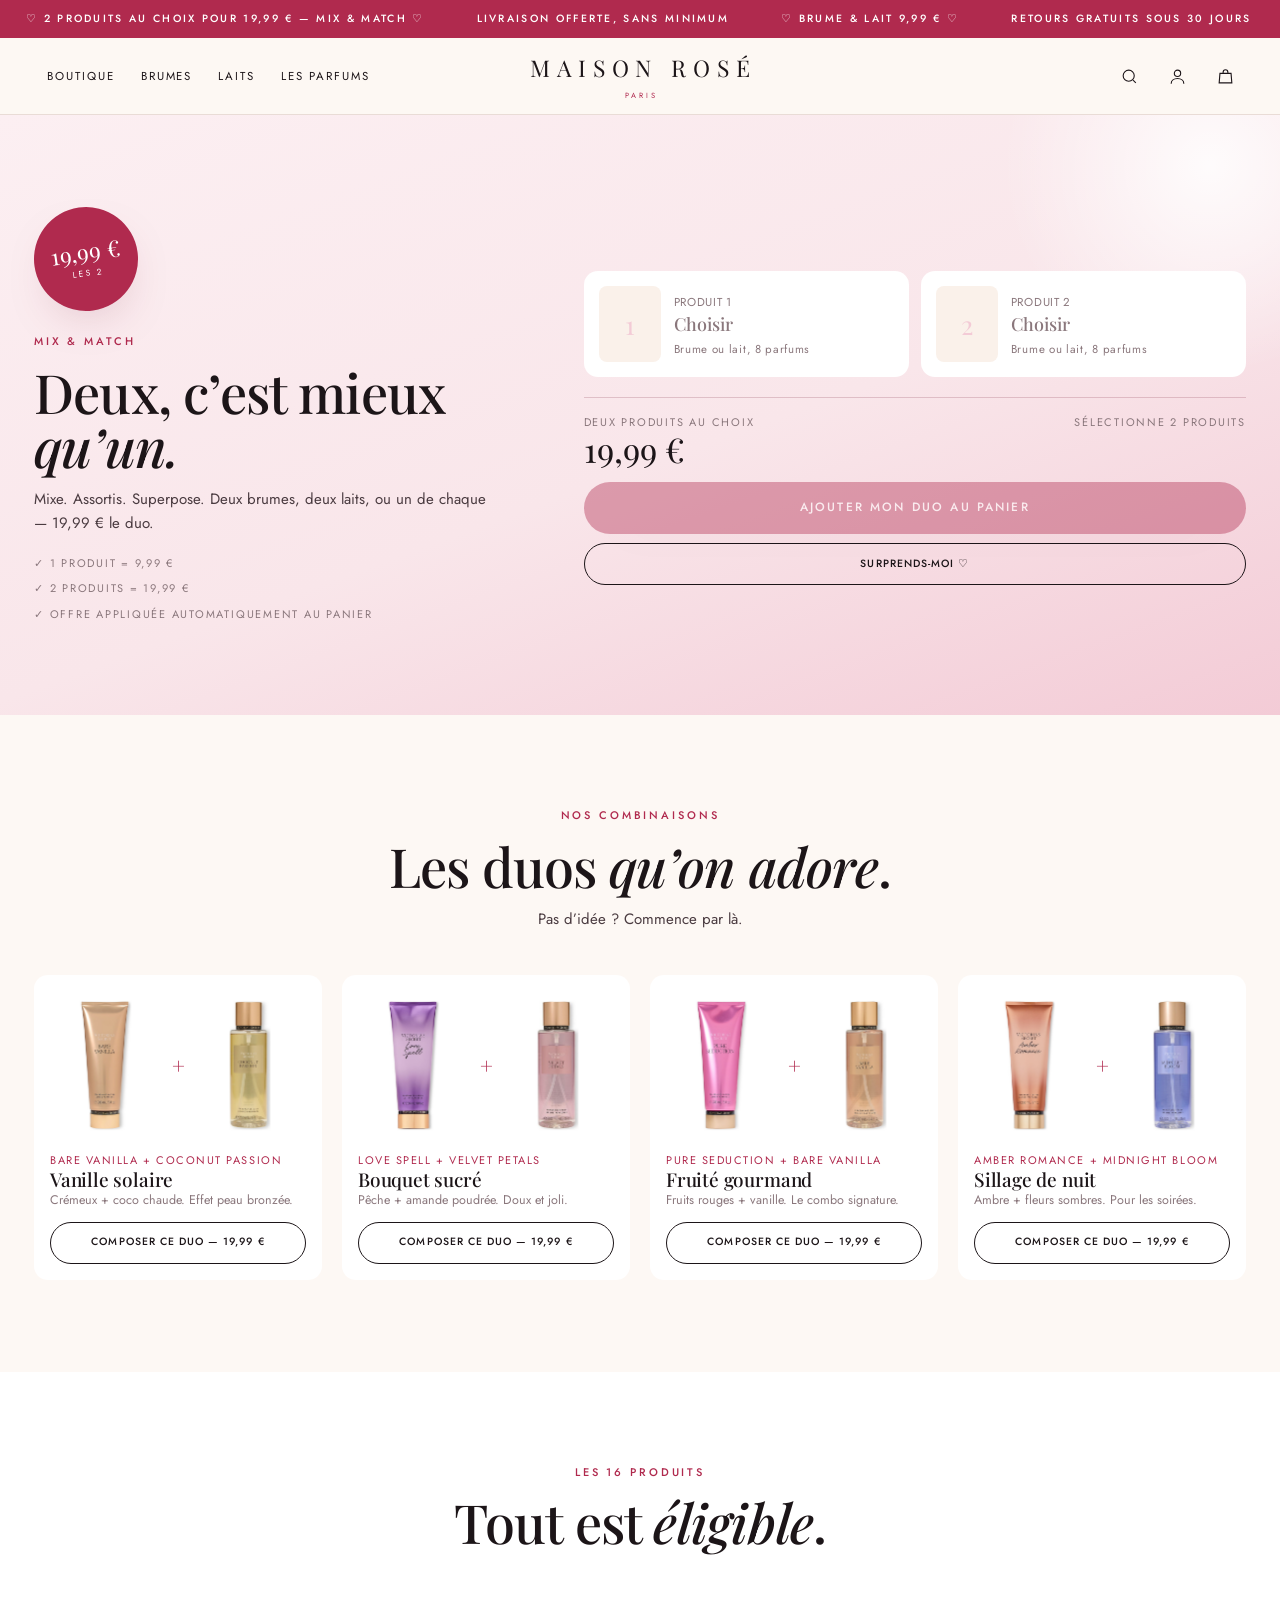
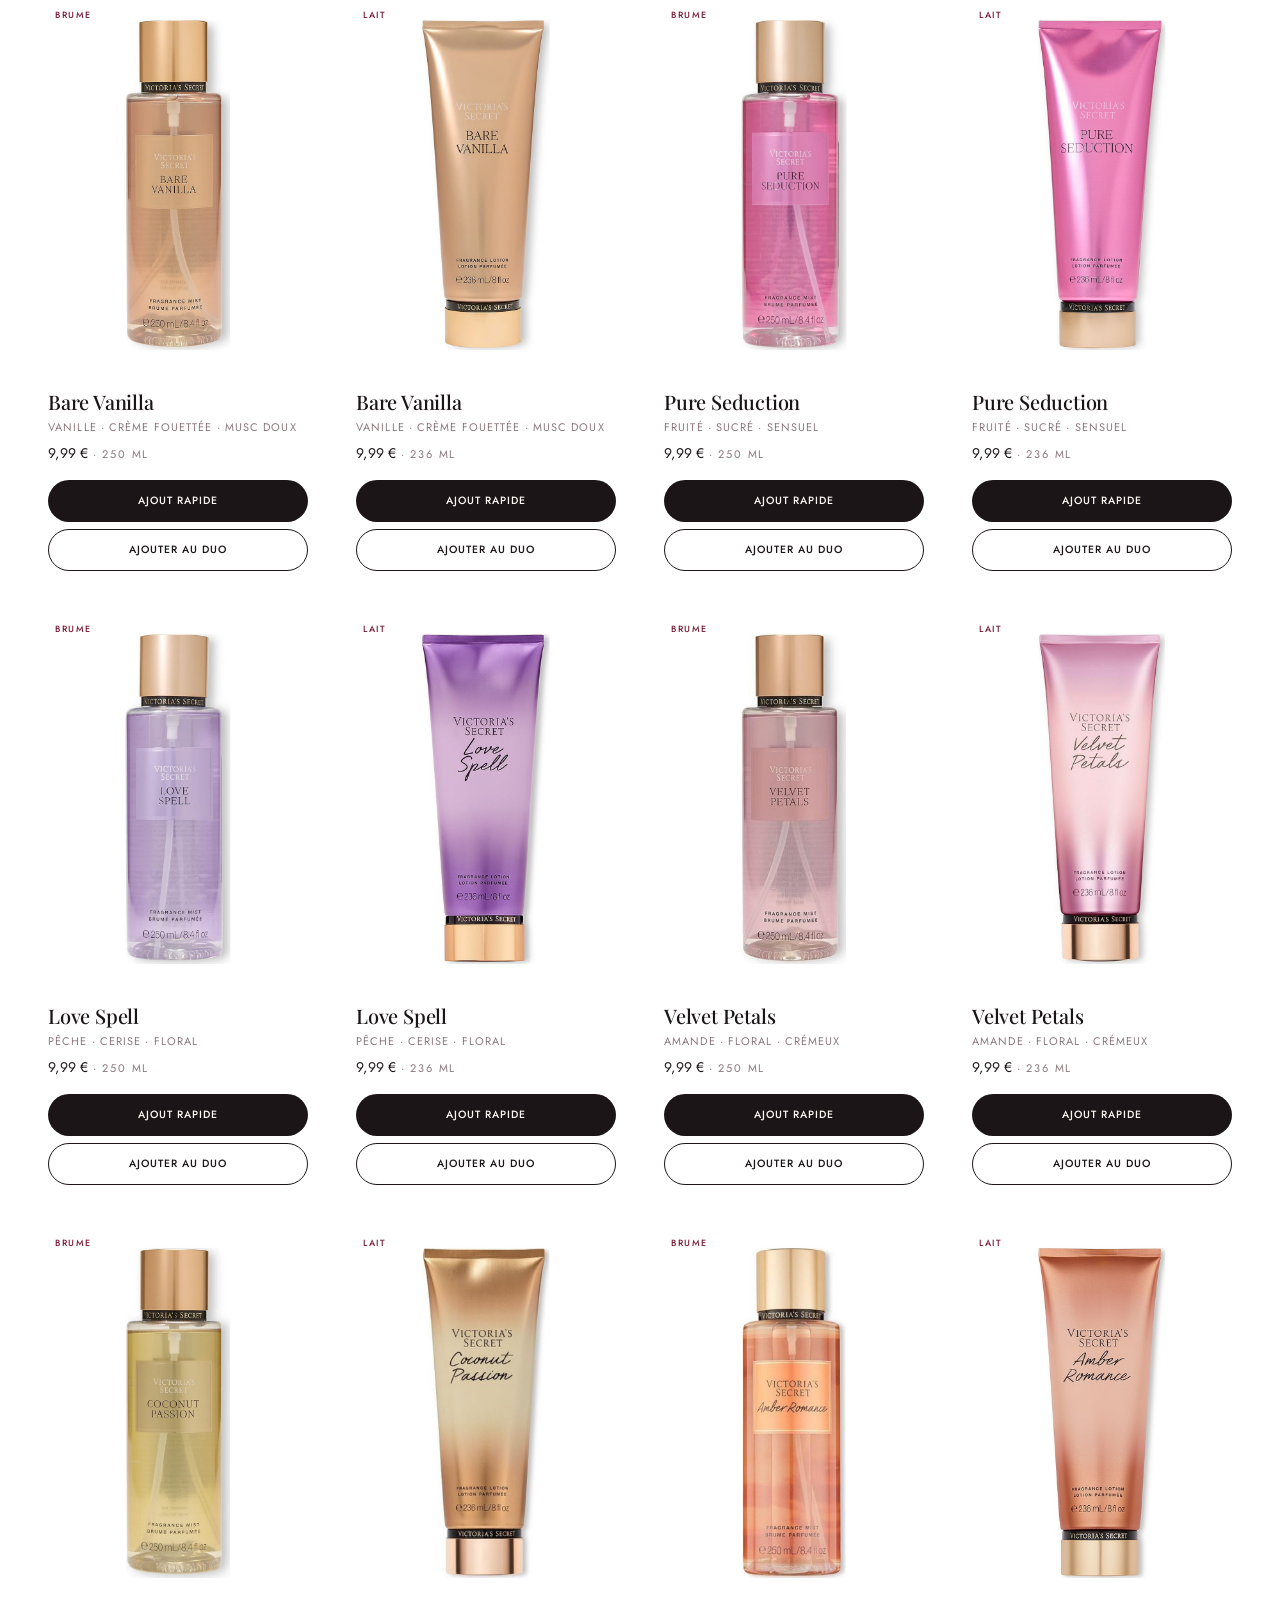
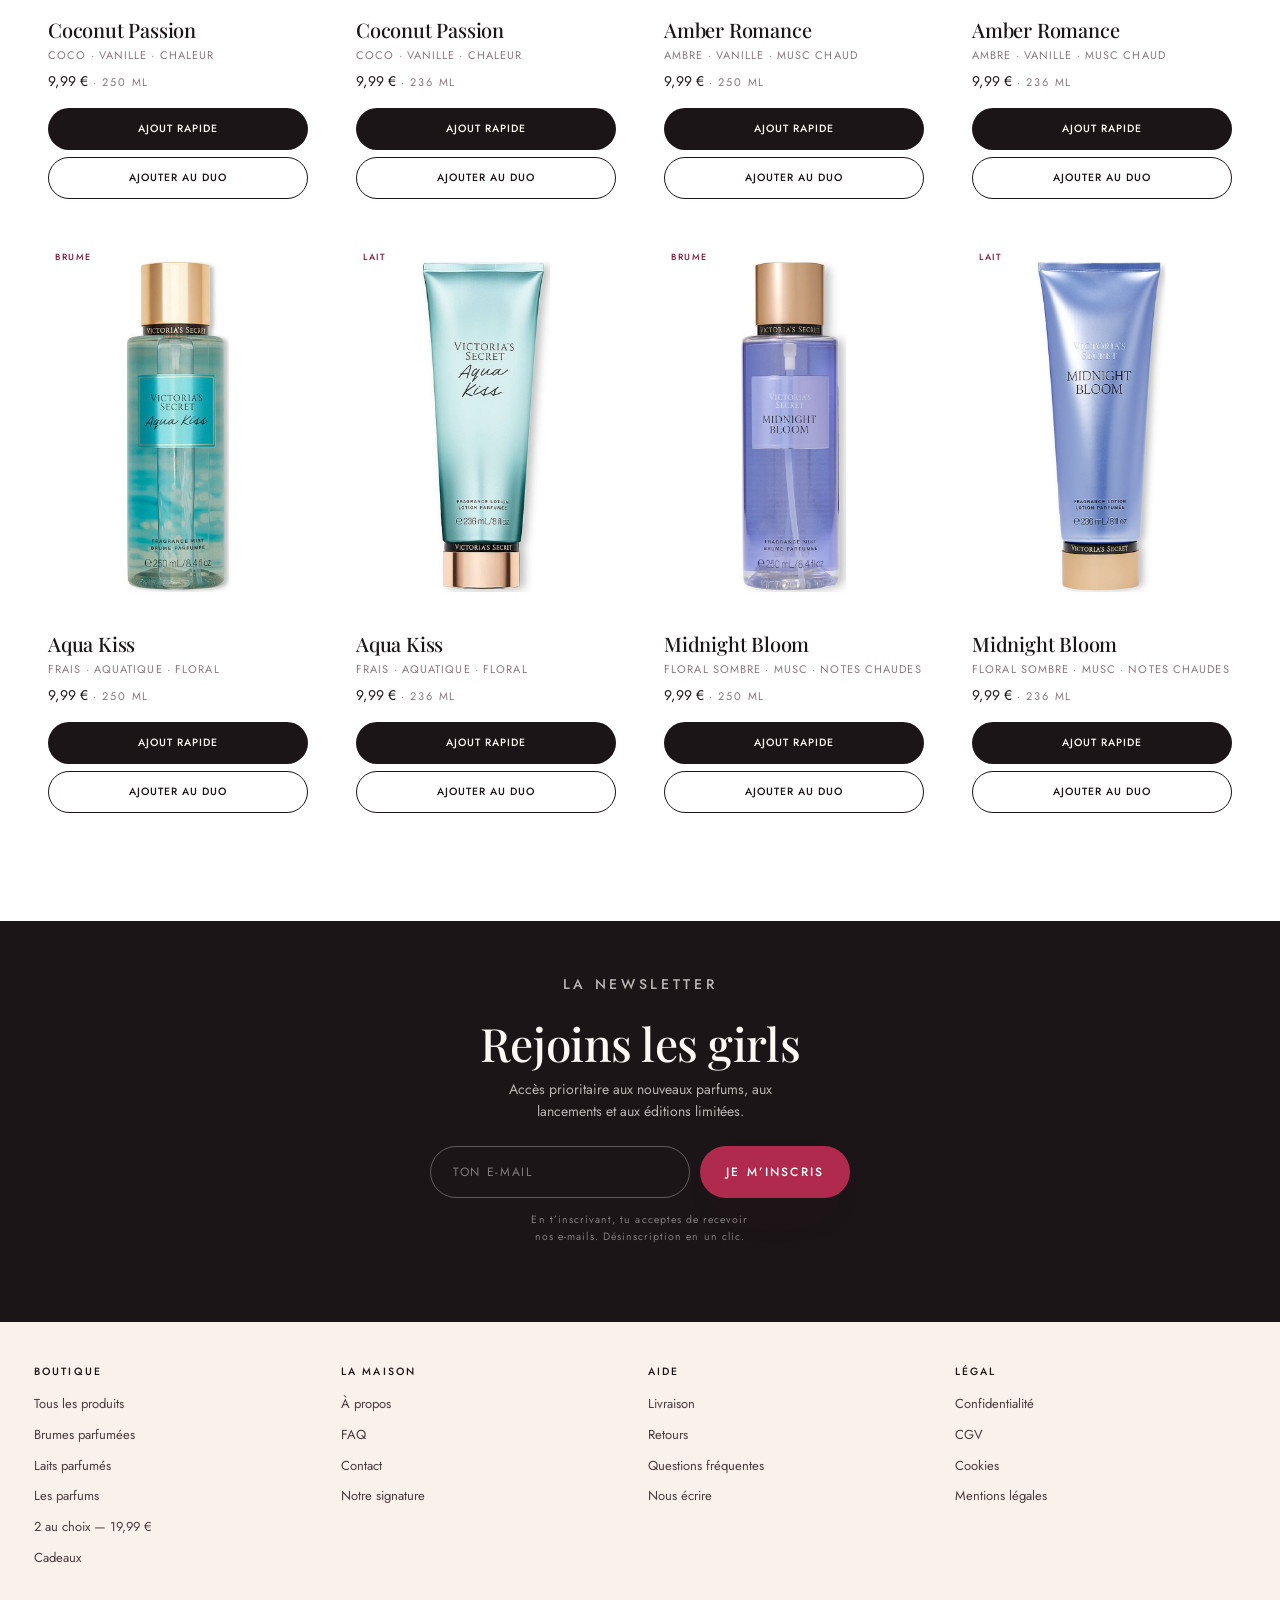
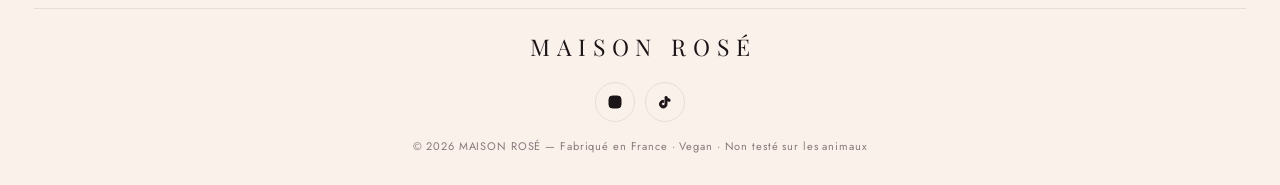
<file: duo.html>
<!doctype html>
<html lang="fr">
<head>
<meta charset="utf-8">
<meta name="viewport" content="width=device-width,initial-scale=1,viewport-fit=cover">
<title>2 au choix pour 19,99 € — Compose ton duo · Maison Rosé</title>
<meta name="description" content="Choisis deux produits parmi 16 : 2 brumes, 2 laits ou 1 de chaque. 19,99 € le duo.">
<meta name="theme-color" content="#B02A4E">
<link rel="icon" href="data:image/svg+xml,%3Csvg xmlns='http://www.w3.org/2000/svg' viewBox='0 0 32 32'%3E%3Crect width='32' height='32' rx='8' fill='%23B02A4E'/%3E%3Ctext x='16' y='23' font-size='18' font-family='Georgia' fill='%23FDF8F4' text-anchor='middle'%3EM%3C/text%3E%3C/svg%3E">
<link rel="preconnect" href="https://fonts.googleapis.com">
<link rel="preconnect" href="https://fonts.gstatic.com" crossorigin>
<link href="https://fonts.googleapis.com/css2?family=Playfair+Display:ital,wght@0,400..700;1,400..600&family=Jost:wght@300;400;500&display=swap" rel="stylesheet">
<link rel="stylesheet" href="assets/css/style.css">
</head>
<body>
<div id="site-header"></div>

<main>
  <section class="section duo-band">
    <div class="wrap">
      <div class="duo-layout">
        <div>
          <div class="duo-price-badge">19,99 €<span>les 2</span></div>
          <p class="eyebrow" style="margin-top:22px">Mix &amp; match</p>
          <h1 class="h-section">Deux, c’est mieux <span class="italic">qu’un.</span></h1>
          <p class="lede" style="margin-top:14px">Mixe. Assortis. Superpose. Deux brumes, deux laits, ou un de chaque — 19,99 € le duo.</p>
          <ul style="list-style:none;padding:0;margin:20px 0 0;display:grid;gap:8px">
            <li class="tiny">✓ 1 produit = 9,99 €</li>
            <li class="tiny">✓ 2 produits = 19,99 €</li>
            <li class="tiny">✓ Offre appliquée automatiquement au panier</li>
          </ul>
        </div>
        <div data-duo-builder></div>
      </div>
    </div>
  </section>
  <section class="section section-cream">
    <div class="wrap">
      <div class="section-head center">
        <p class="eyebrow">Nos combinaisons</p>
        <h2 class="h-section">Les duos <span class="italic">qu’on adore</span>.</h2>
        <p class="lede">Pas d’idée ? Commence par là.</p>
      </div>
      <div class="scroller" data-layer-grid></div>
    </div>
  </section>
  <section class="section section-white">
    <div class="wrap">
      <div class="section-head center">
        <p class="eyebrow">Les 16 produits</p>
        <h2 class="h-section">Tout est <span class="italic">éligible</span>.</h2>
      </div>
      <div class="grid grid-2" data-duo-grid></div>
    </div>
  </section>
</main>
<div id="site-footer"></div>
<script src="assets/js/data.js"></script>
<script src="assets/js/app.js"></script>
<script src="assets/js/components.js"></script>
<script src="assets/js/duo.js"></script>
</body>
</html>
</file>
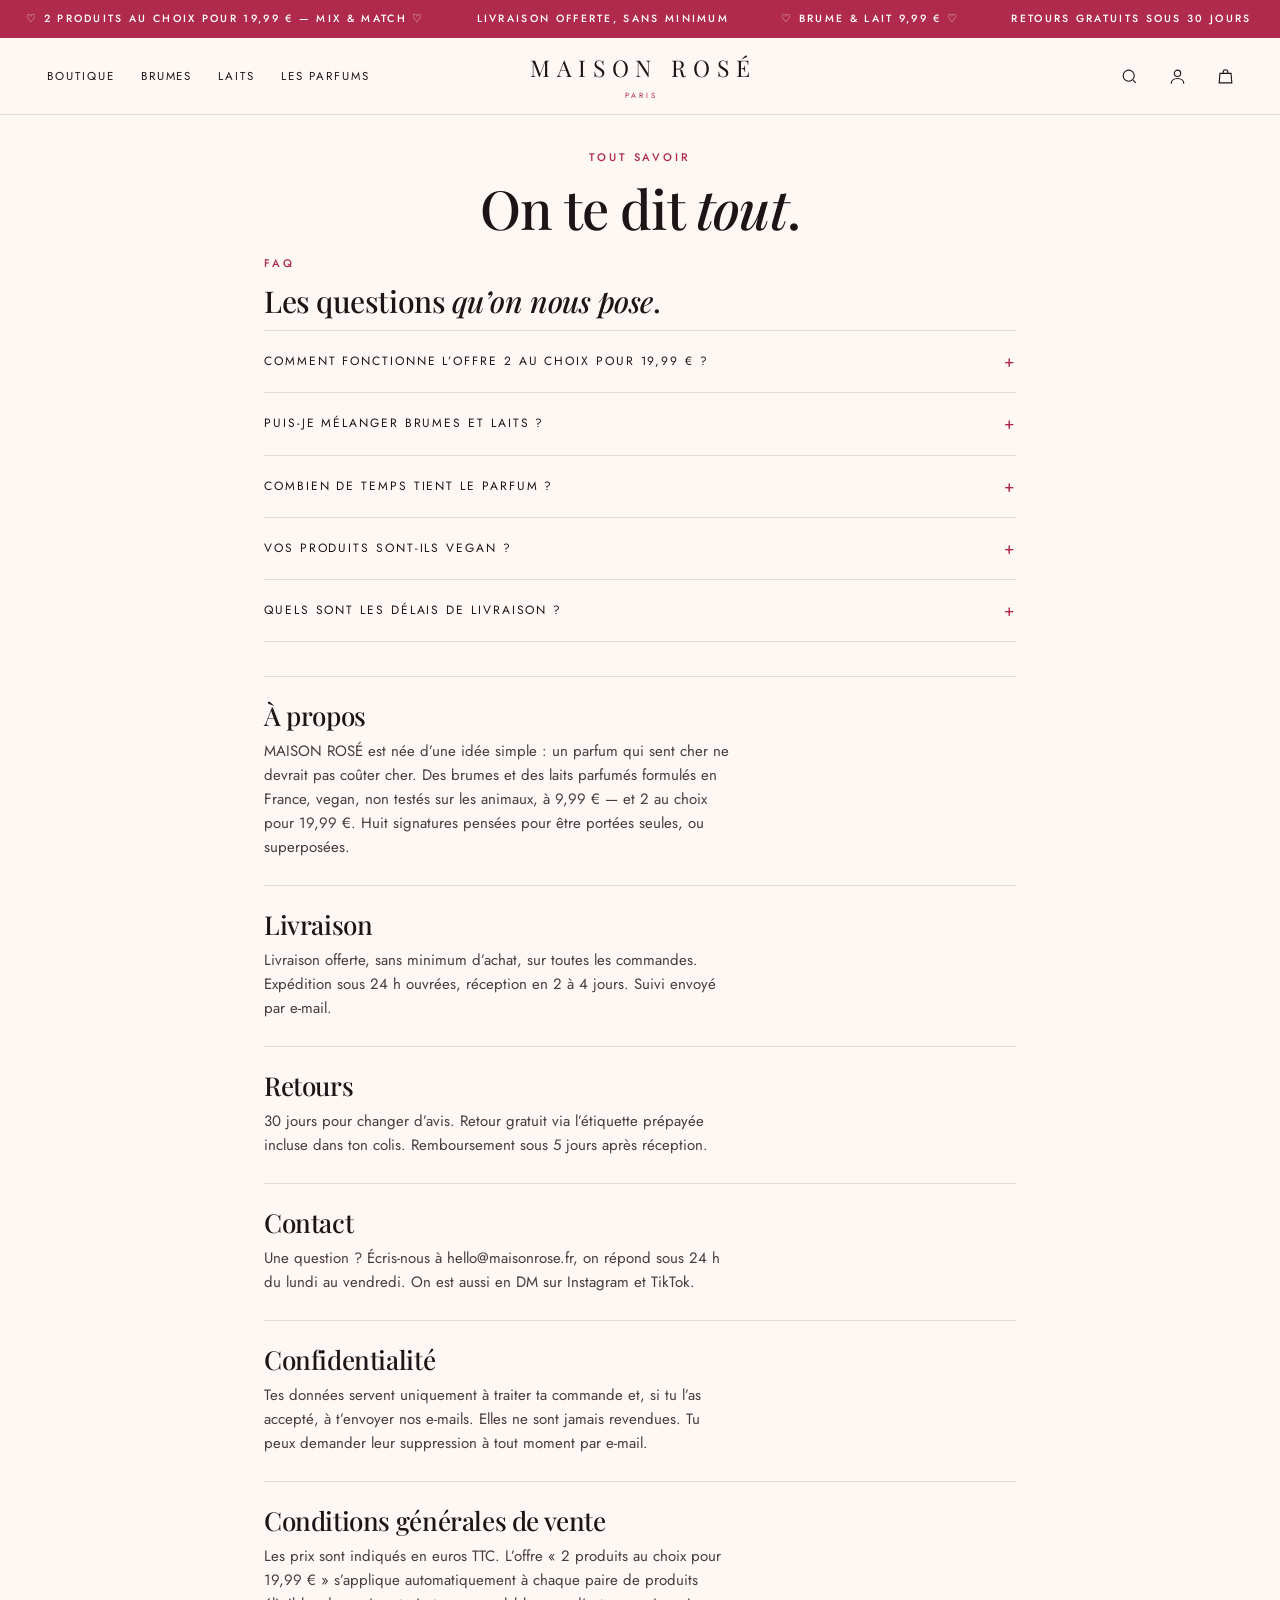
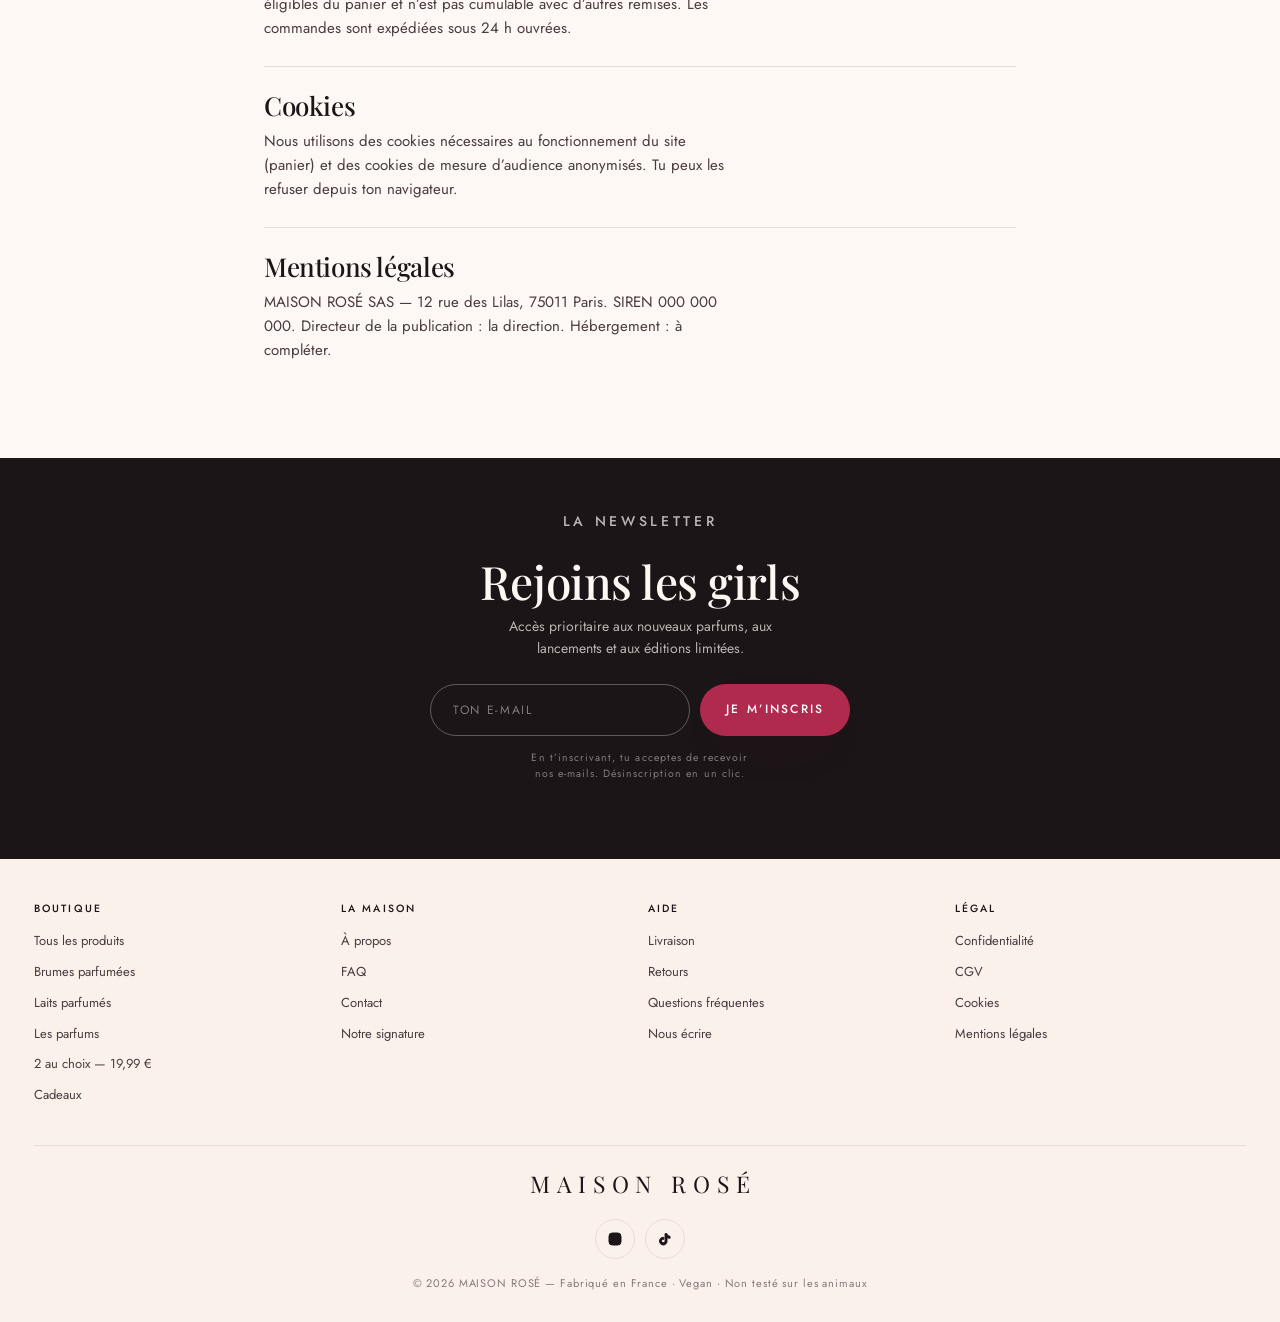
<file: infos.html>
<!doctype html>
<html lang="fr">
<head>
<meta charset="utf-8">
<meta name="viewport" content="width=device-width,initial-scale=1,viewport-fit=cover">
<title>Infos, FAQ &amp; contact · Maison Rosé</title>
<meta name="description" content="Livraison, retours, FAQ, contact et mentions légales Maison Rosé.">
<meta name="theme-color" content="#B02A4E">
<link rel="icon" href="data:image/svg+xml,%3Csvg xmlns='http://www.w3.org/2000/svg' viewBox='0 0 32 32'%3E%3Crect width='32' height='32' rx='8' fill='%23B02A4E'/%3E%3Ctext x='16' y='23' font-size='18' font-family='Georgia' fill='%23FDF8F4' text-anchor='middle'%3EM%3C/text%3E%3C/svg%3E">
<link rel="preconnect" href="https://fonts.googleapis.com">
<link rel="preconnect" href="https://fonts.gstatic.com" crossorigin>
<link href="https://fonts.googleapis.com/css2?family=Playfair+Display:ital,wght@0,400..700;1,400..600&family=Jost:wght@300;400;500&display=swap" rel="stylesheet">
<link rel="stylesheet" href="assets/css/style.css">
</head>
<body>
<div id="site-header"></div>

<main>
  <section class="wrap shop-head">
    <p class="eyebrow">Tout savoir</p>
    <h1 class="h-section">On te dit <span class="italic">tout</span>.</h1>
  </section>
  <div class="wrap" style="max-width:820px;padding-bottom:70px" data-infos></div>
</main>
<div id="site-footer"></div>
<script src="assets/js/data.js"></script>
<script src="assets/js/app.js"></script>
<script src="assets/js/components.js"></script>
<script src="assets/js/infos.js"></script>
</body>
</html>
</file>
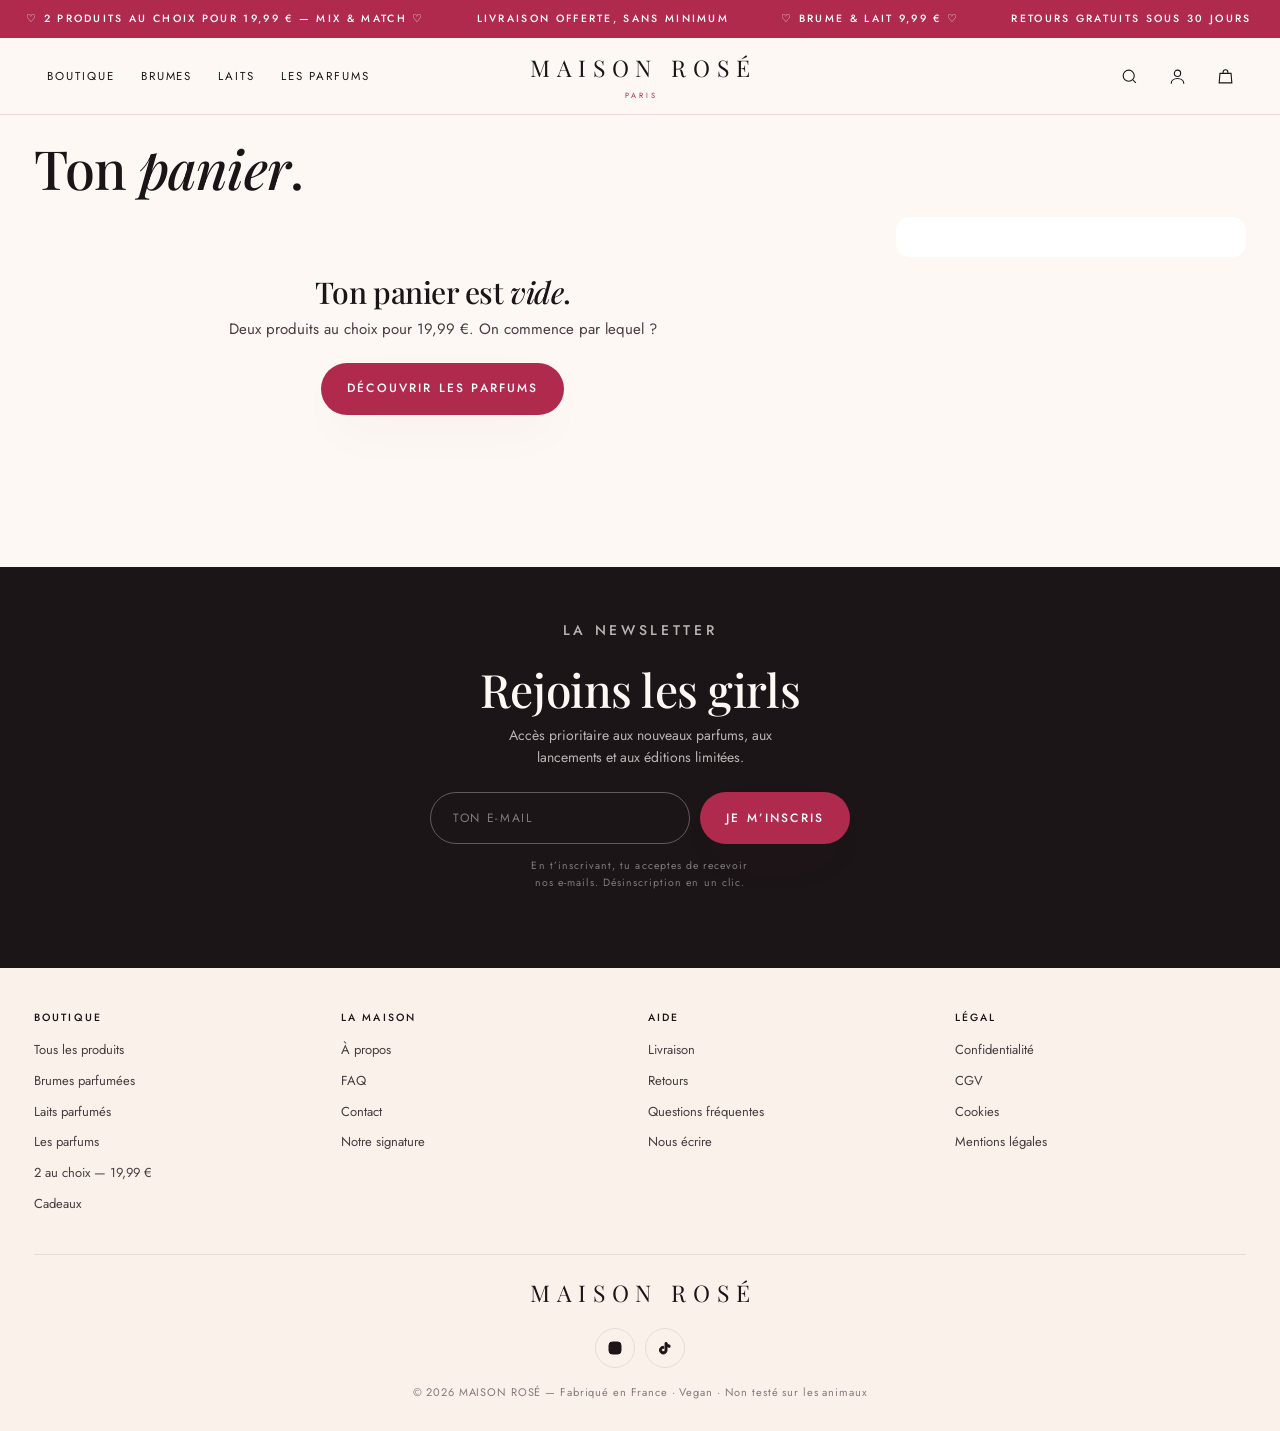
<file: panier.html>
<!doctype html>
<html lang="fr">
<head>
<meta charset="utf-8">
<meta name="viewport" content="width=device-width,initial-scale=1,viewport-fit=cover">
<title>Ton panier · Maison Rosé</title>
<meta name="description" content="Ton panier Maison Rosé. 2 produits au choix pour 19,99 €.">
<meta name="theme-color" content="#B02A4E">
<link rel="icon" href="data:image/svg+xml,%3Csvg xmlns='http://www.w3.org/2000/svg' viewBox='0 0 32 32'%3E%3Crect width='32' height='32' rx='8' fill='%23B02A4E'/%3E%3Ctext x='16' y='23' font-size='18' font-family='Georgia' fill='%23FDF8F4' text-anchor='middle'%3EM%3C/text%3E%3C/svg%3E">
<link rel="preconnect" href="https://fonts.googleapis.com">
<link rel="preconnect" href="https://fonts.gstatic.com" crossorigin>
<link href="https://fonts.googleapis.com/css2?family=Playfair+Display:ital,wght@0,400..700;1,400..600&family=Jost:wght@300;400;500&display=swap" rel="stylesheet">
<link rel="stylesheet" href="assets/css/style.css">
</head>
<body>
<div id="site-header"></div>

<main class="cart-page">
  <div class="wrap">
    <h1 class="h-section" style="margin-bottom:22px">Ton <span class="italic">panier</span>.</h1>
    <div class="cart-layout">
      <div>
        <div data-cart-progress></div>
        <div data-cart-lines></div>
        <div data-cart-recos style="margin-top:32px"></div>
      </div>
      <aside class="summary" data-cart-summary></aside>
    </div>
  </div>
</main>
<div id="site-footer"></div>
<script src="assets/js/data.js"></script>
<script src="assets/js/app.js"></script>
<script src="assets/js/components.js"></script>
<script src="assets/js/cart-page.js"></script>
</body>
</html>
</file>
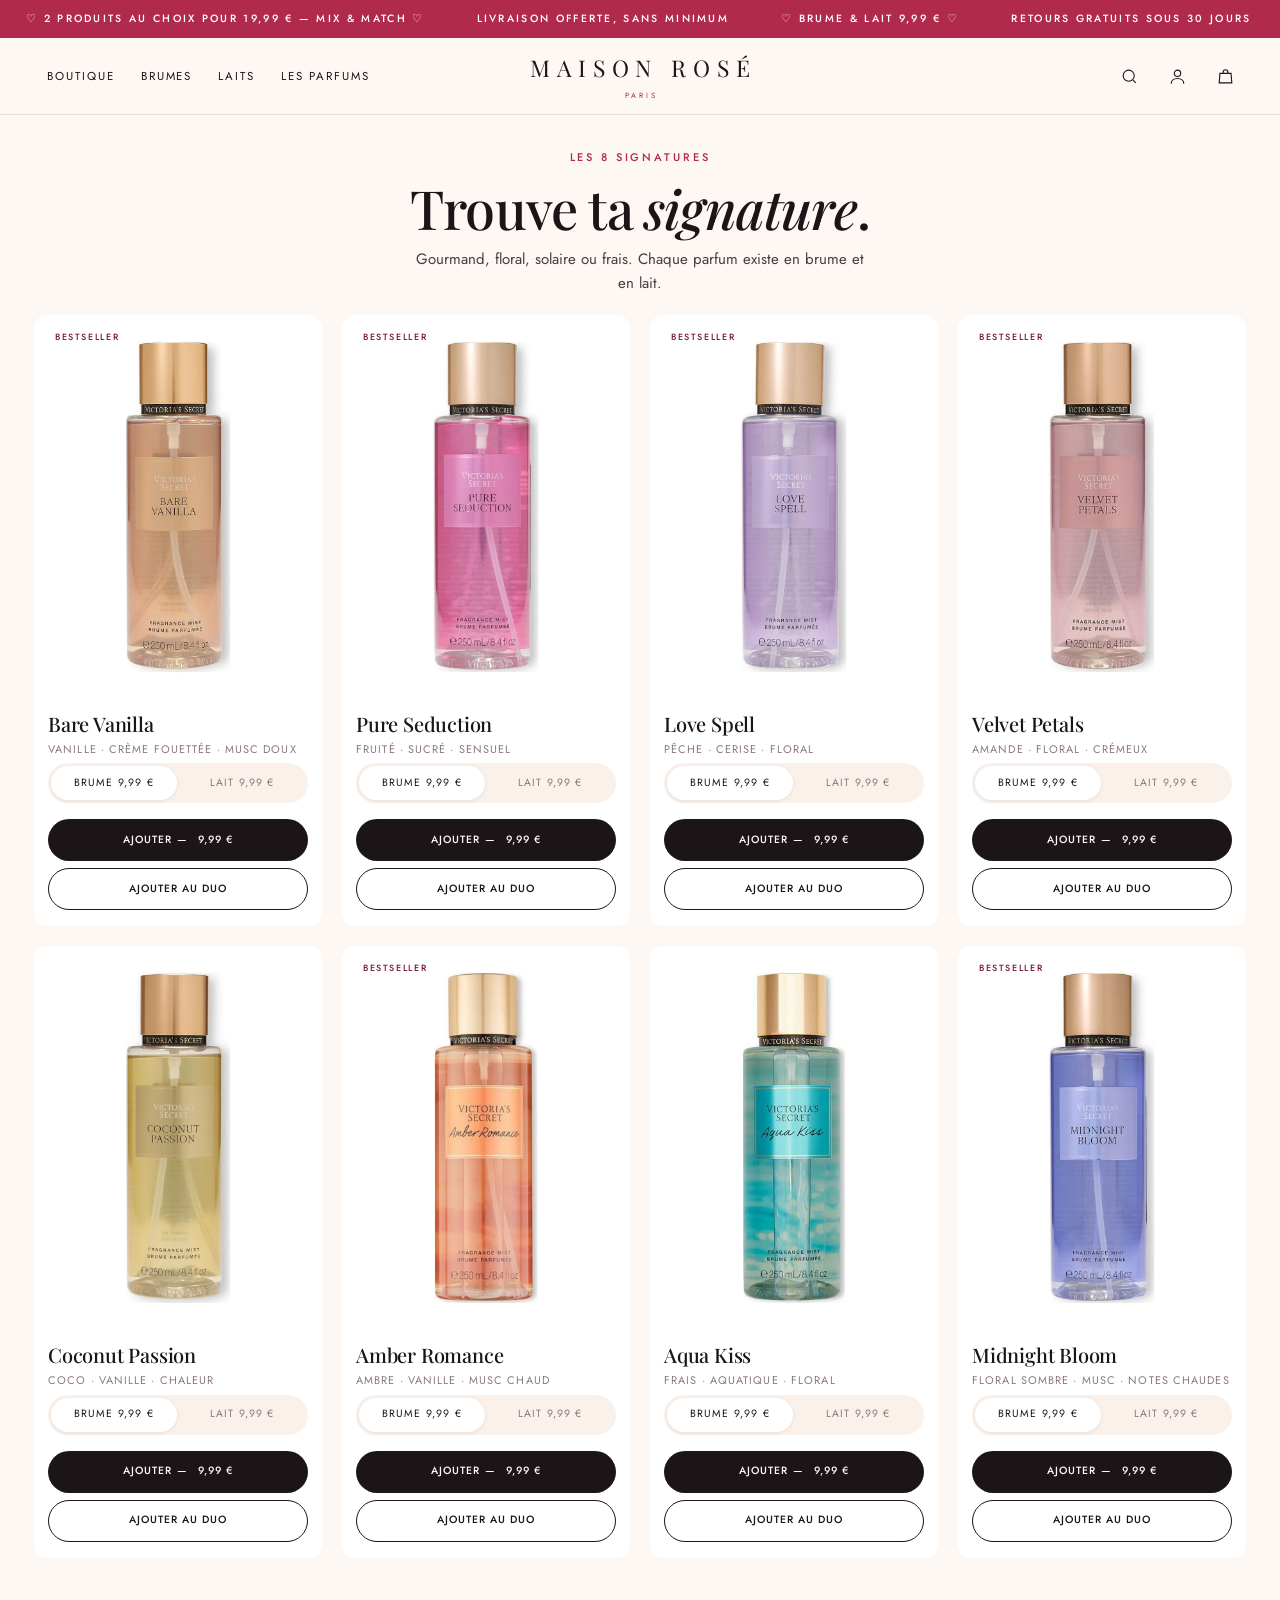
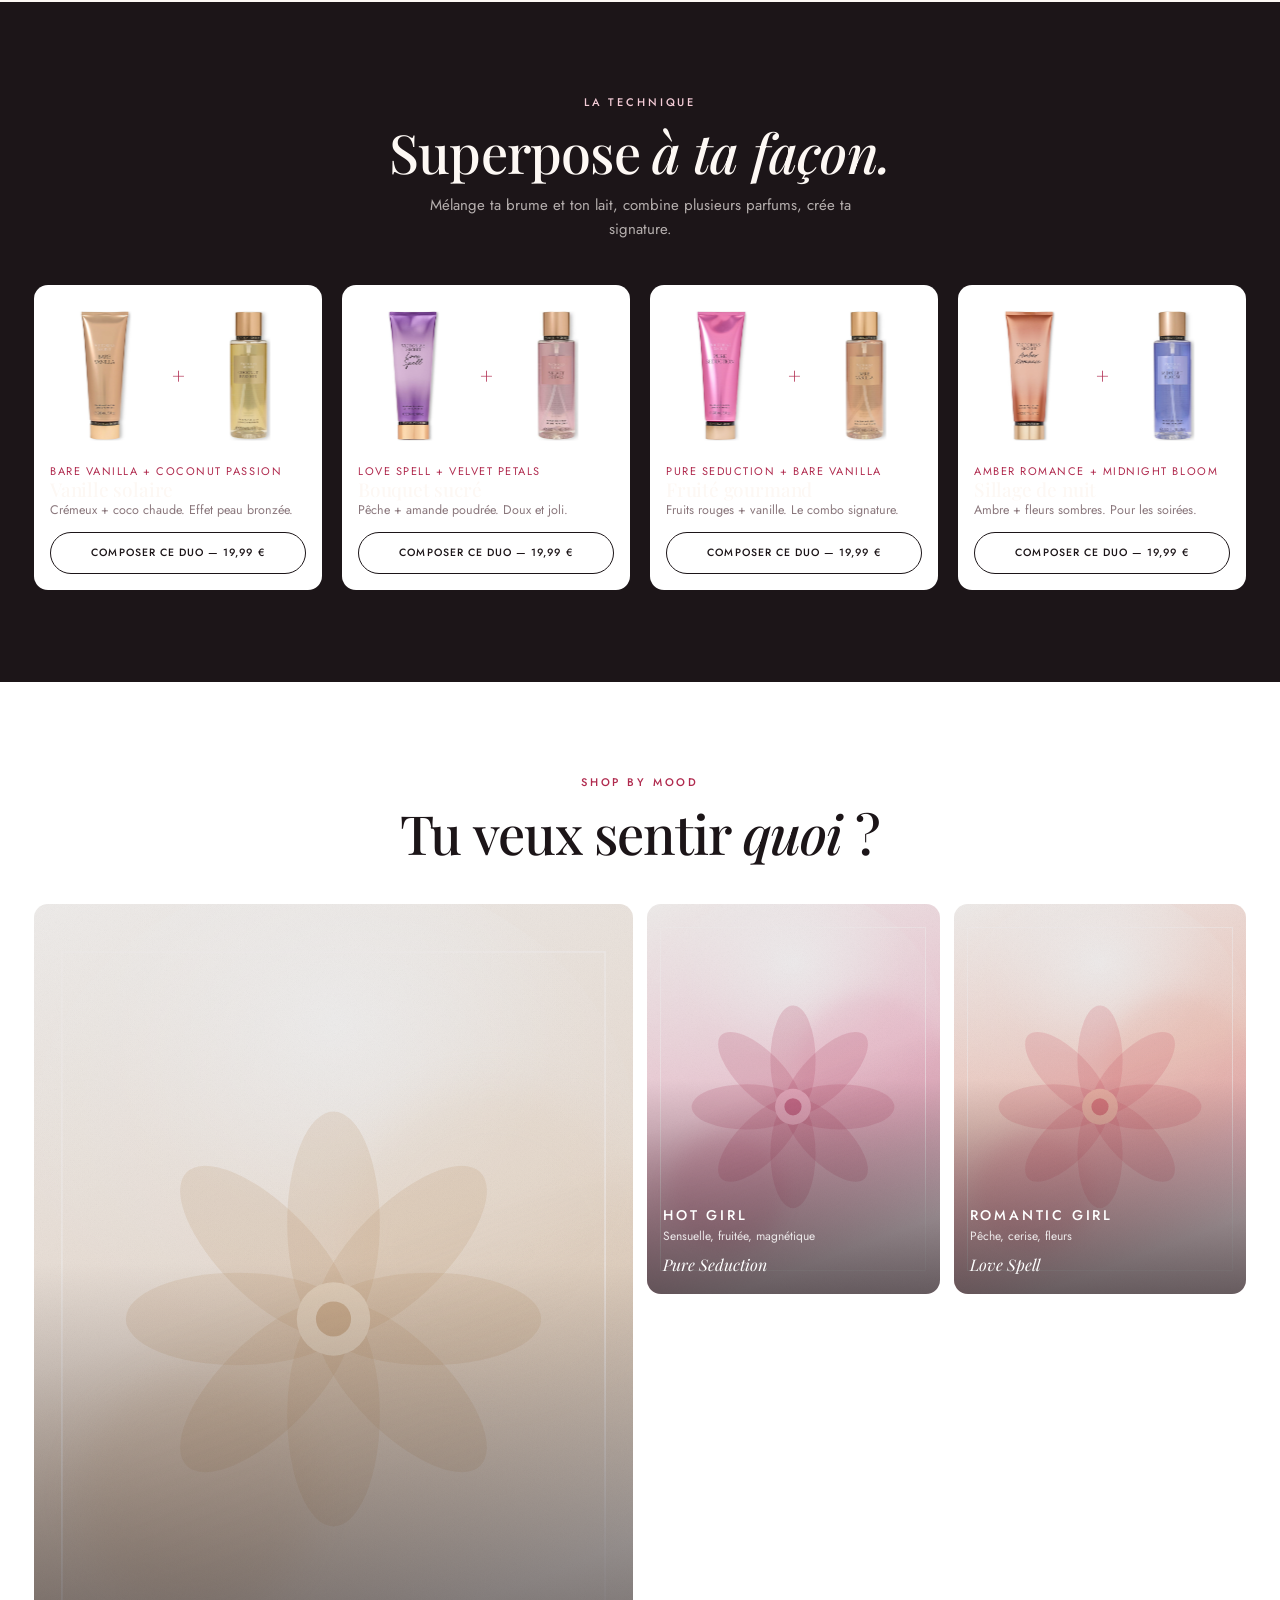
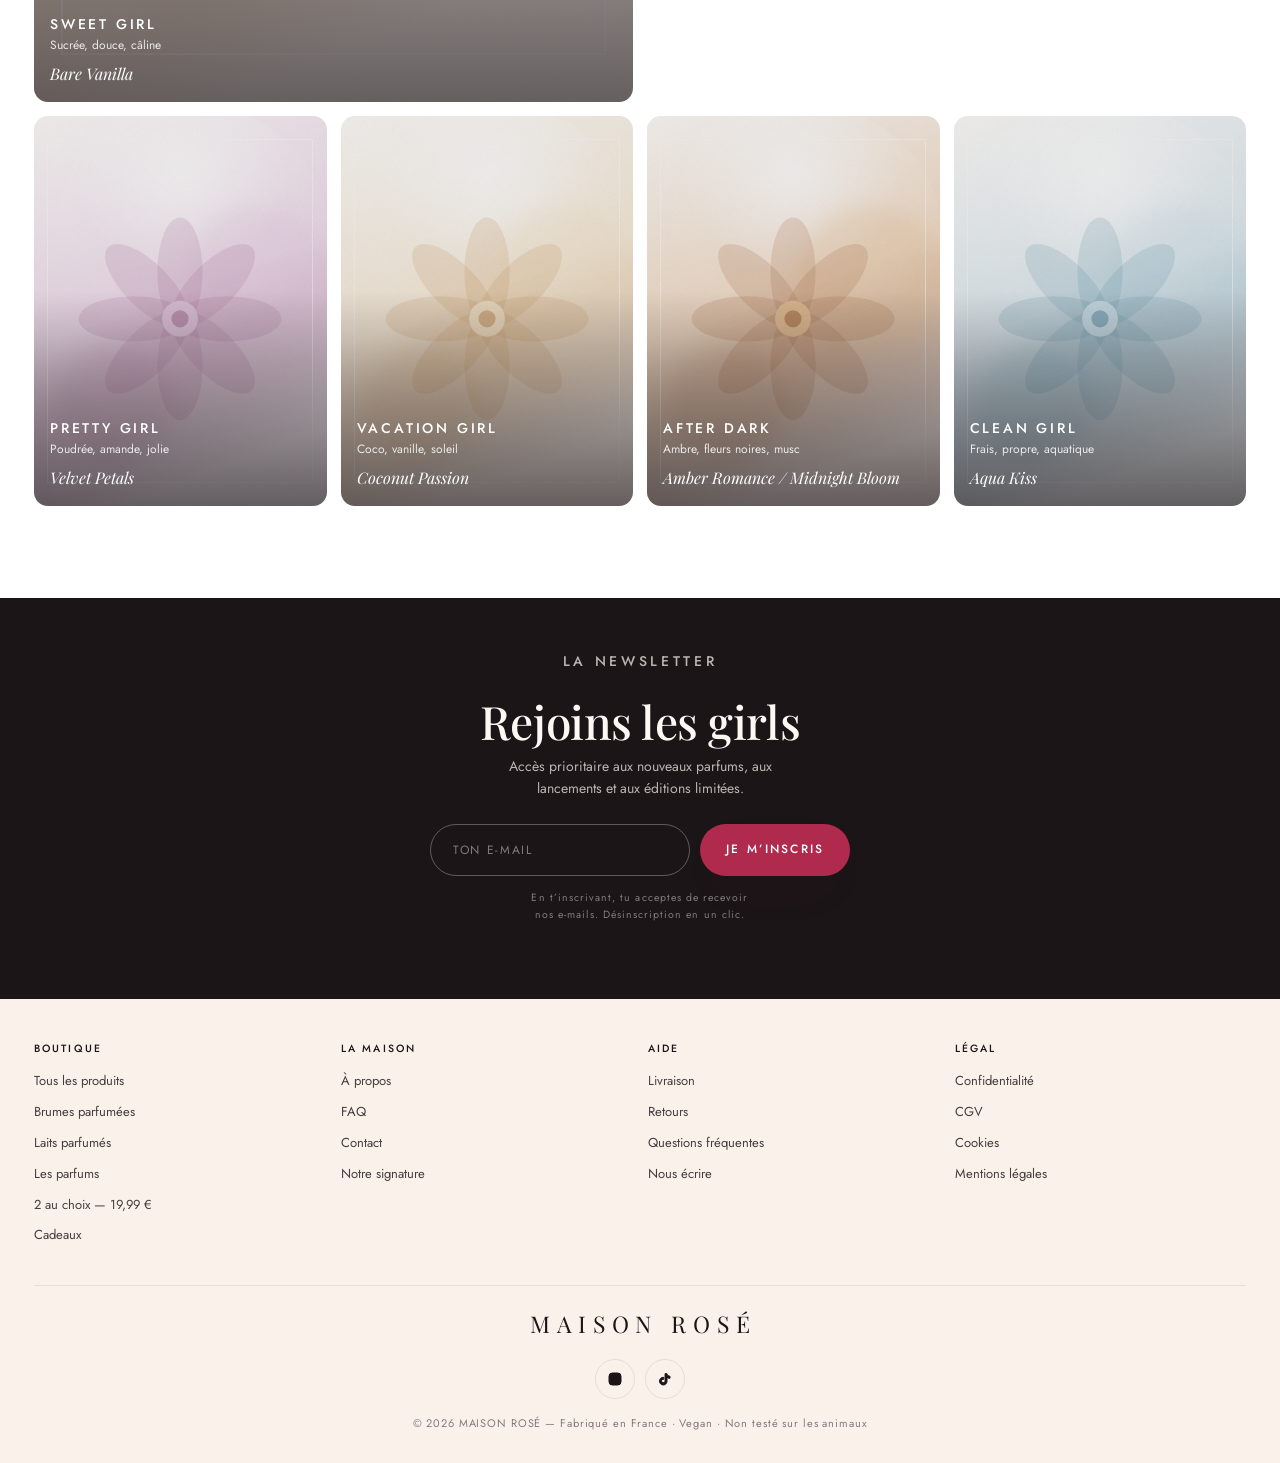
<file: parfums.html>
<!doctype html>
<html lang="fr">
<head>
<meta charset="utf-8">
<meta name="viewport" content="width=device-width,initial-scale=1,viewport-fit=cover">
<title>Les parfums — 8 signatures · Maison Rosé</title>
<meta name="description" content="Découvre les 8 parfums Maison Rosé : notes, humeurs et combinaisons à superposer.">
<meta name="theme-color" content="#B02A4E">
<link rel="icon" href="data:image/svg+xml,%3Csvg xmlns='http://www.w3.org/2000/svg' viewBox='0 0 32 32'%3E%3Crect width='32' height='32' rx='8' fill='%23B02A4E'/%3E%3Ctext x='16' y='23' font-size='18' font-family='Georgia' fill='%23FDF8F4' text-anchor='middle'%3EM%3C/text%3E%3C/svg%3E">
<link rel="preconnect" href="https://fonts.googleapis.com">
<link rel="preconnect" href="https://fonts.gstatic.com" crossorigin>
<link href="https://fonts.googleapis.com/css2?family=Playfair+Display:ital,wght@0,400..700;1,400..600&family=Jost:wght@300;400;500&display=swap" rel="stylesheet">
<link rel="stylesheet" href="assets/css/style.css">
</head>
<body>
<div id="site-header"></div>

<main>
  <section class="wrap shop-head">
    <p class="eyebrow">Les 8 signatures</p>
    <h1 class="h-section">Trouve ta <span class="italic">signature</span>.</h1>
    <p class="lede" style="margin:12px auto 0">Gourmand, floral, solaire ou frais. Chaque parfum existe en brume et en lait.</p>
  </section>
  <div class="wrap">
    <div class="grid grid-2" data-scent-grid></div>
  </div>
  <section class="section section-ink" style="margin-top:44px">
    <div class="wrap">
      <div class="section-head center">
        <p class="eyebrow">La technique</p>
        <h2 class="h-section">Superpose <span class="italic">à ta façon.</span></h2>
        <p class="lede">Mélange ta brume et ton lait, combine plusieurs parfums, crée ta signature.</p>
      </div>
      <div class="scroller" data-layer-grid></div>
    </div>
  </section>
  <section class="section section-white">
    <div class="wrap">
      <div class="section-head center">
        <p class="eyebrow">Shop by mood</p>
        <h2 class="h-section">Tu veux sentir <span class="italic">quoi</span> ?</h2>
      </div>
      <div class="mood-grid" data-mood-grid></div>
    </div>
  </section>
</main>
<div id="site-footer"></div>
<script src="assets/js/data.js"></script>
<script src="assets/js/app.js"></script>
<script src="assets/js/components.js"></script>
<script src="assets/js/scents.js"></script>
</body>
</html>
</file>
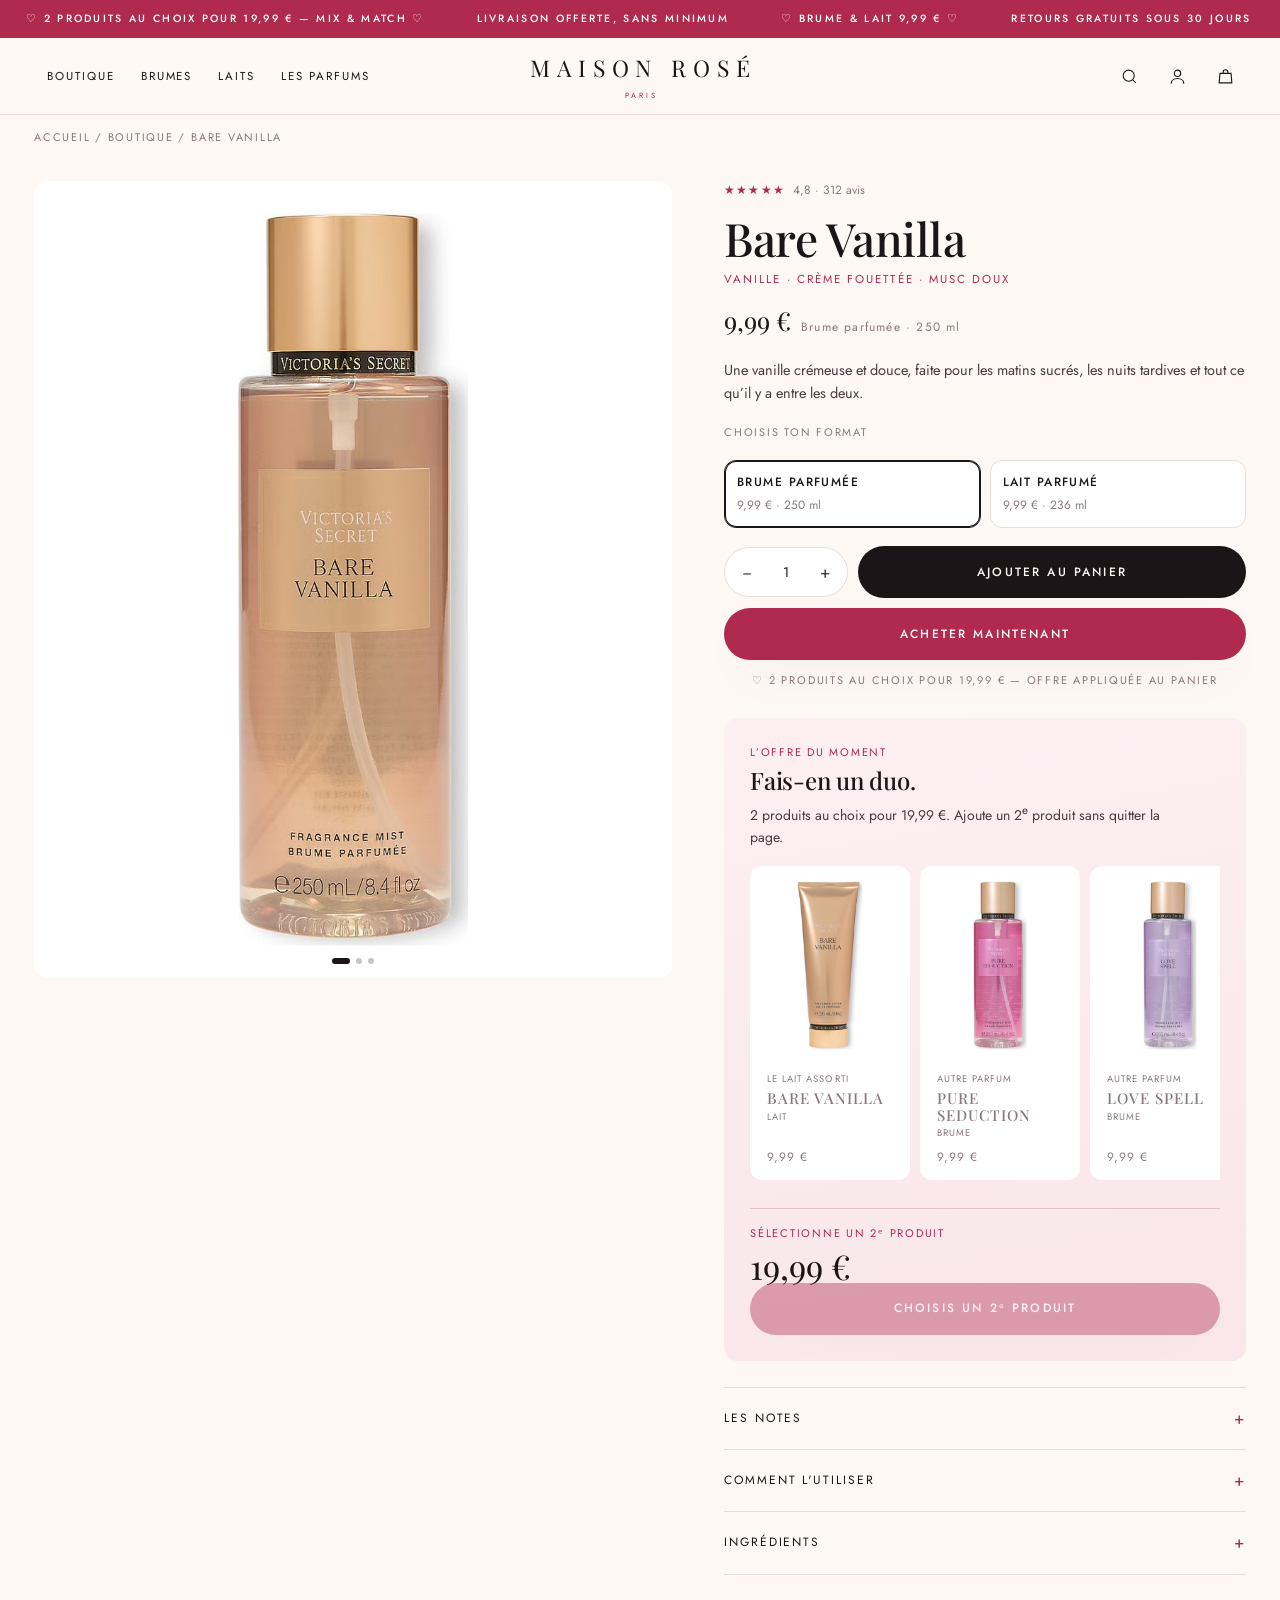
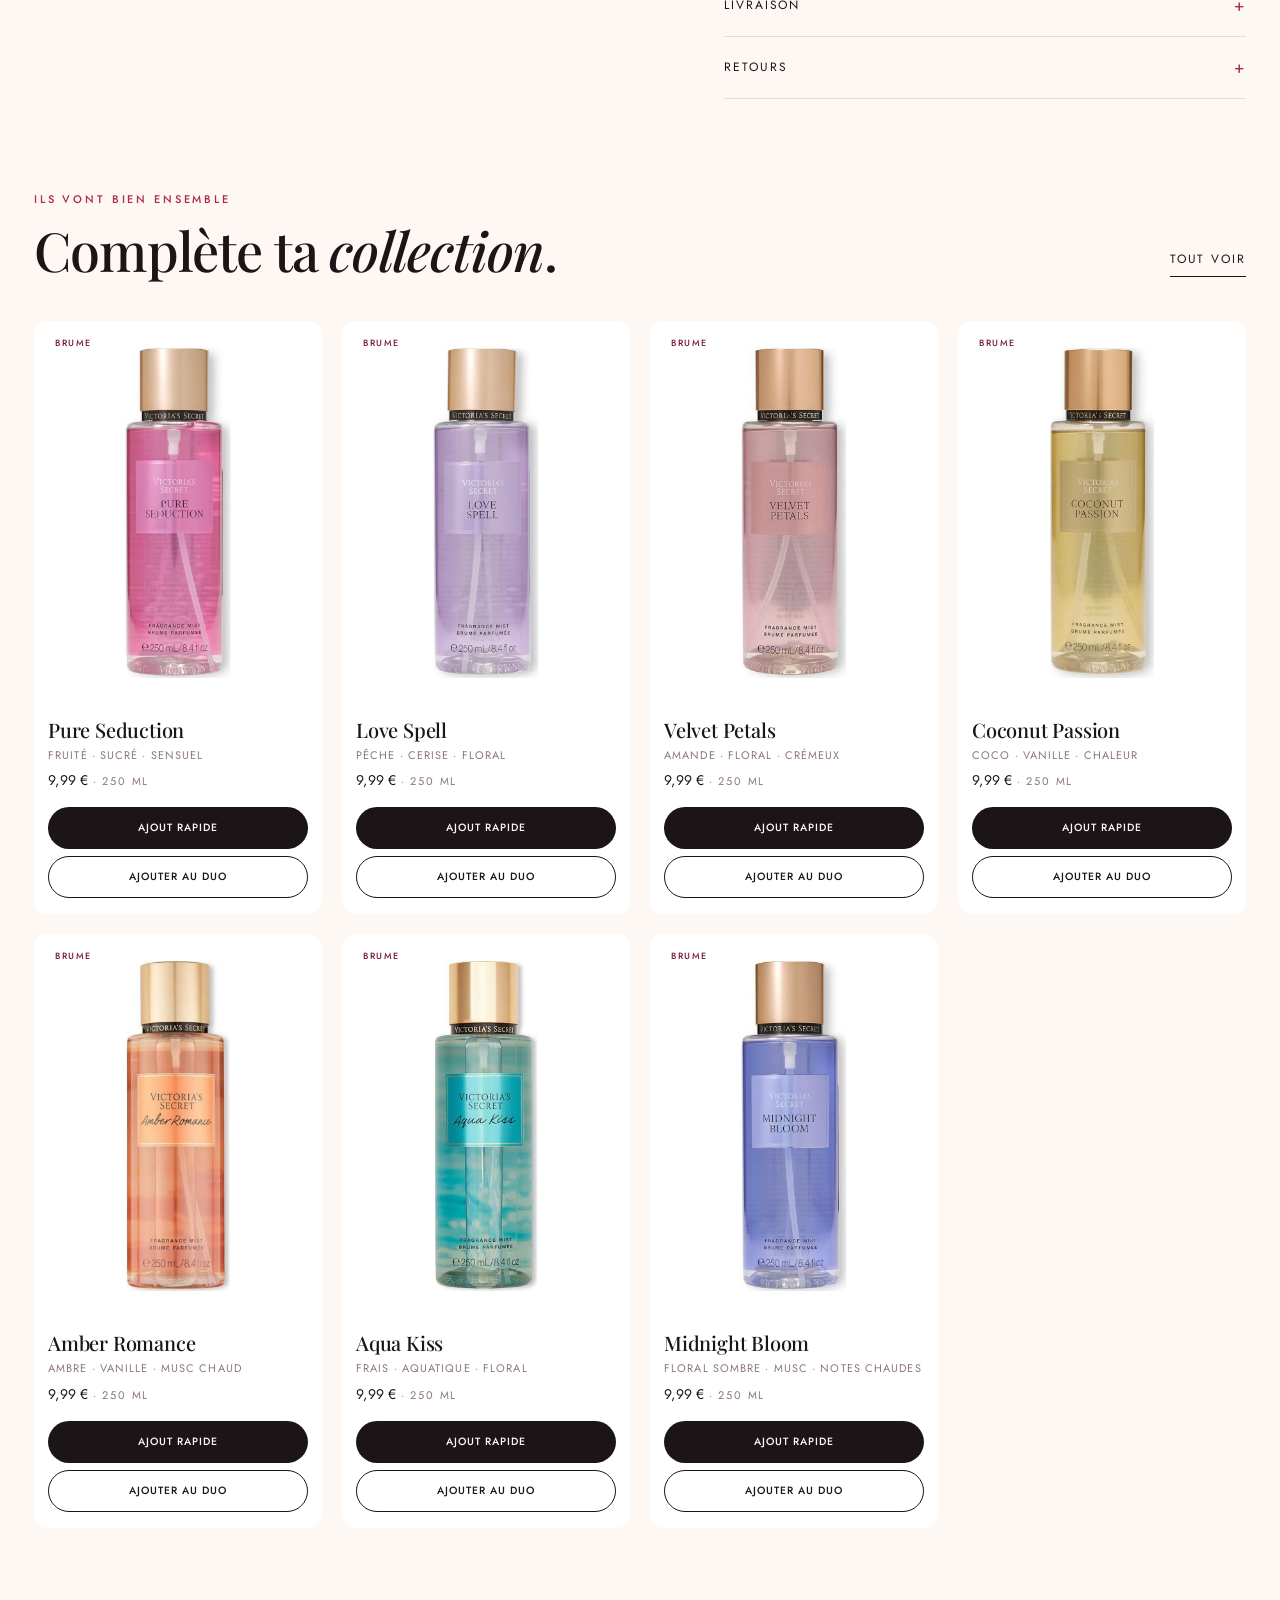
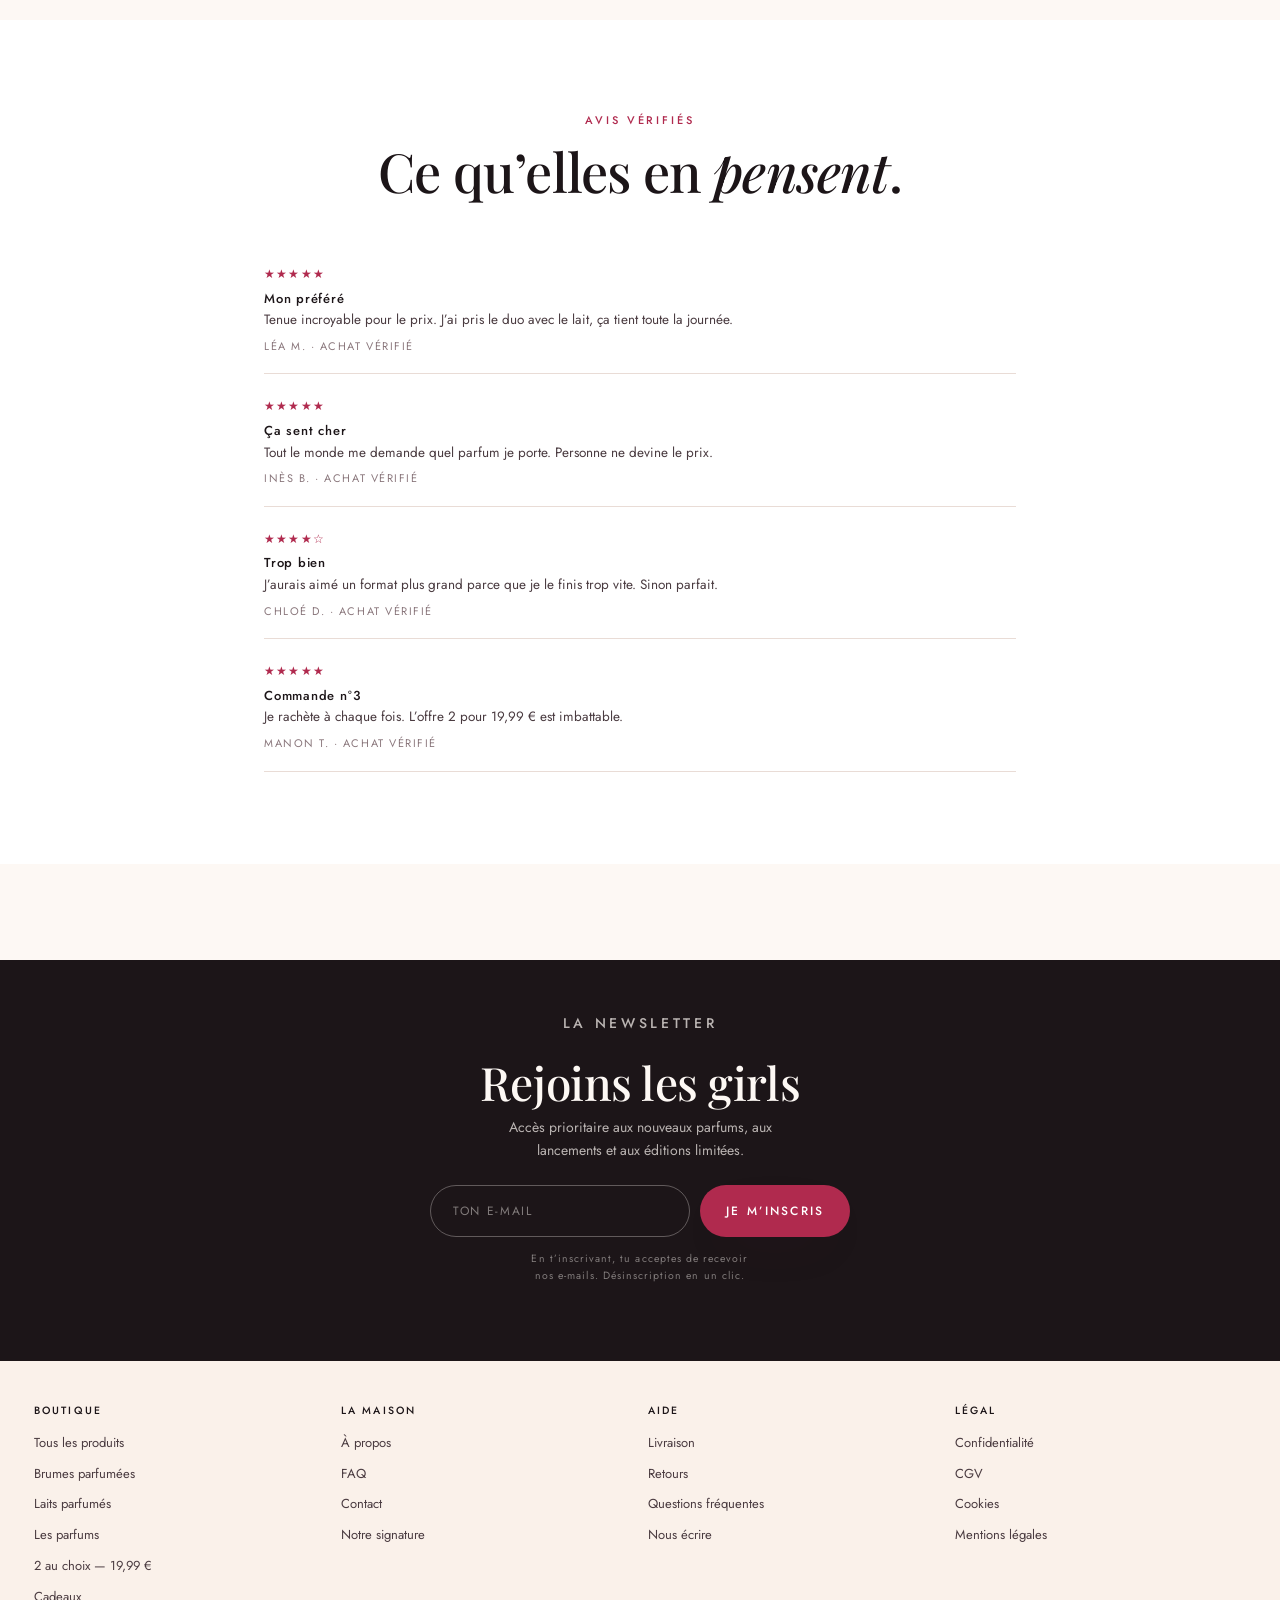
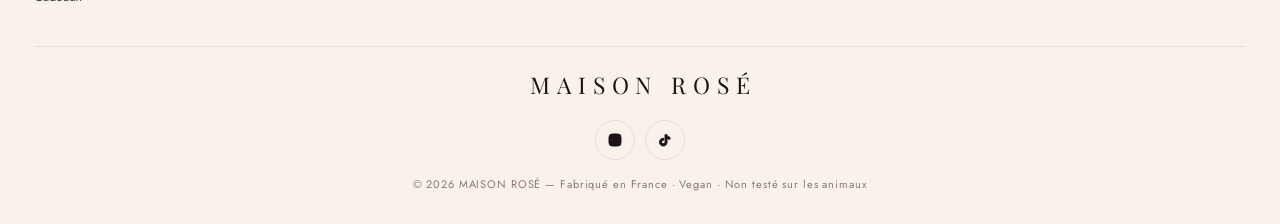
<file: produit.html>
<!doctype html>
<html lang="fr">
<head>
<meta charset="utf-8">
<meta name="viewport" content="width=device-width,initial-scale=1,viewport-fit=cover">
<title>Maison Rosé — Fiche produit</title>
<meta name="description" content="Brume et lait parfumés Maison Rosé. 9,99 € l’unité, 2 au choix pour 19,99 €.">
<meta name="theme-color" content="#B02A4E">
<link rel="icon" href="data:image/svg+xml,%3Csvg xmlns='http://www.w3.org/2000/svg' viewBox='0 0 32 32'%3E%3Crect width='32' height='32' rx='8' fill='%23B02A4E'/%3E%3Ctext x='16' y='23' font-size='18' font-family='Georgia' fill='%23FDF8F4' text-anchor='middle'%3EM%3C/text%3E%3C/svg%3E">
<link rel="preconnect" href="https://fonts.googleapis.com">
<link rel="preconnect" href="https://fonts.gstatic.com" crossorigin>
<link href="https://fonts.googleapis.com/css2?family=Playfair+Display:ital,wght@0,400..700;1,400..600&family=Jost:wght@300;400;500&display=swap" rel="stylesheet">
<link rel="stylesheet" href="assets/css/style.css">
</head>
<body>
<div id="site-header"></div>

<main class="pdp">
  <nav class="wrap" style="padding-top:14px" aria-label="Fil d’ariane">
    <p class="tiny" data-crumb></p>
  </nav>

  <div class="pdp-layout">
    <section class="gallery" data-gallery></section>

    <div>
      <div class="pdp-head" data-pdp-head></div>
      <div class="pdp-block" data-pdp-buy></div>
      <div class="pdp-block" data-pdp-duo></div>
      <div class="pdp-block" data-pdp-info></div>
    </div>
  </div>

  <section class="section section-cream">
    <div class="wrap">
      <div class="section-head head-row">
        <div>
          <p class="eyebrow">Ils vont bien ensemble</p>
          <h2 class="h-section">Complète ta <span class="italic">collection</span>.</h2>
        </div>
        <a class="link-u" href="boutique.html">Tout voir</a>
      </div>
      <div class="scroller" data-pdp-related></div>
    </div>
  </section>

  <section class="section section-white">
    <div class="wrap" style="max-width:820px">
      <div class="section-head center">
        <p class="eyebrow">Avis vérifiés</p>
        <h2 class="h-section">Ce qu’elles en <span class="italic">pensent</span>.</h2>
      </div>
      <div data-pdp-reviews></div>
    </div>
  </section>
</main>

<div class="sticky-buy" data-sticky></div>
<div id="site-footer"></div>

<script src="assets/js/data.js"></script>
<script src="assets/js/app.js"></script>
<script src="assets/js/components.js"></script>
<script src="assets/js/product.js"></script>
</body>
</html>
</file>
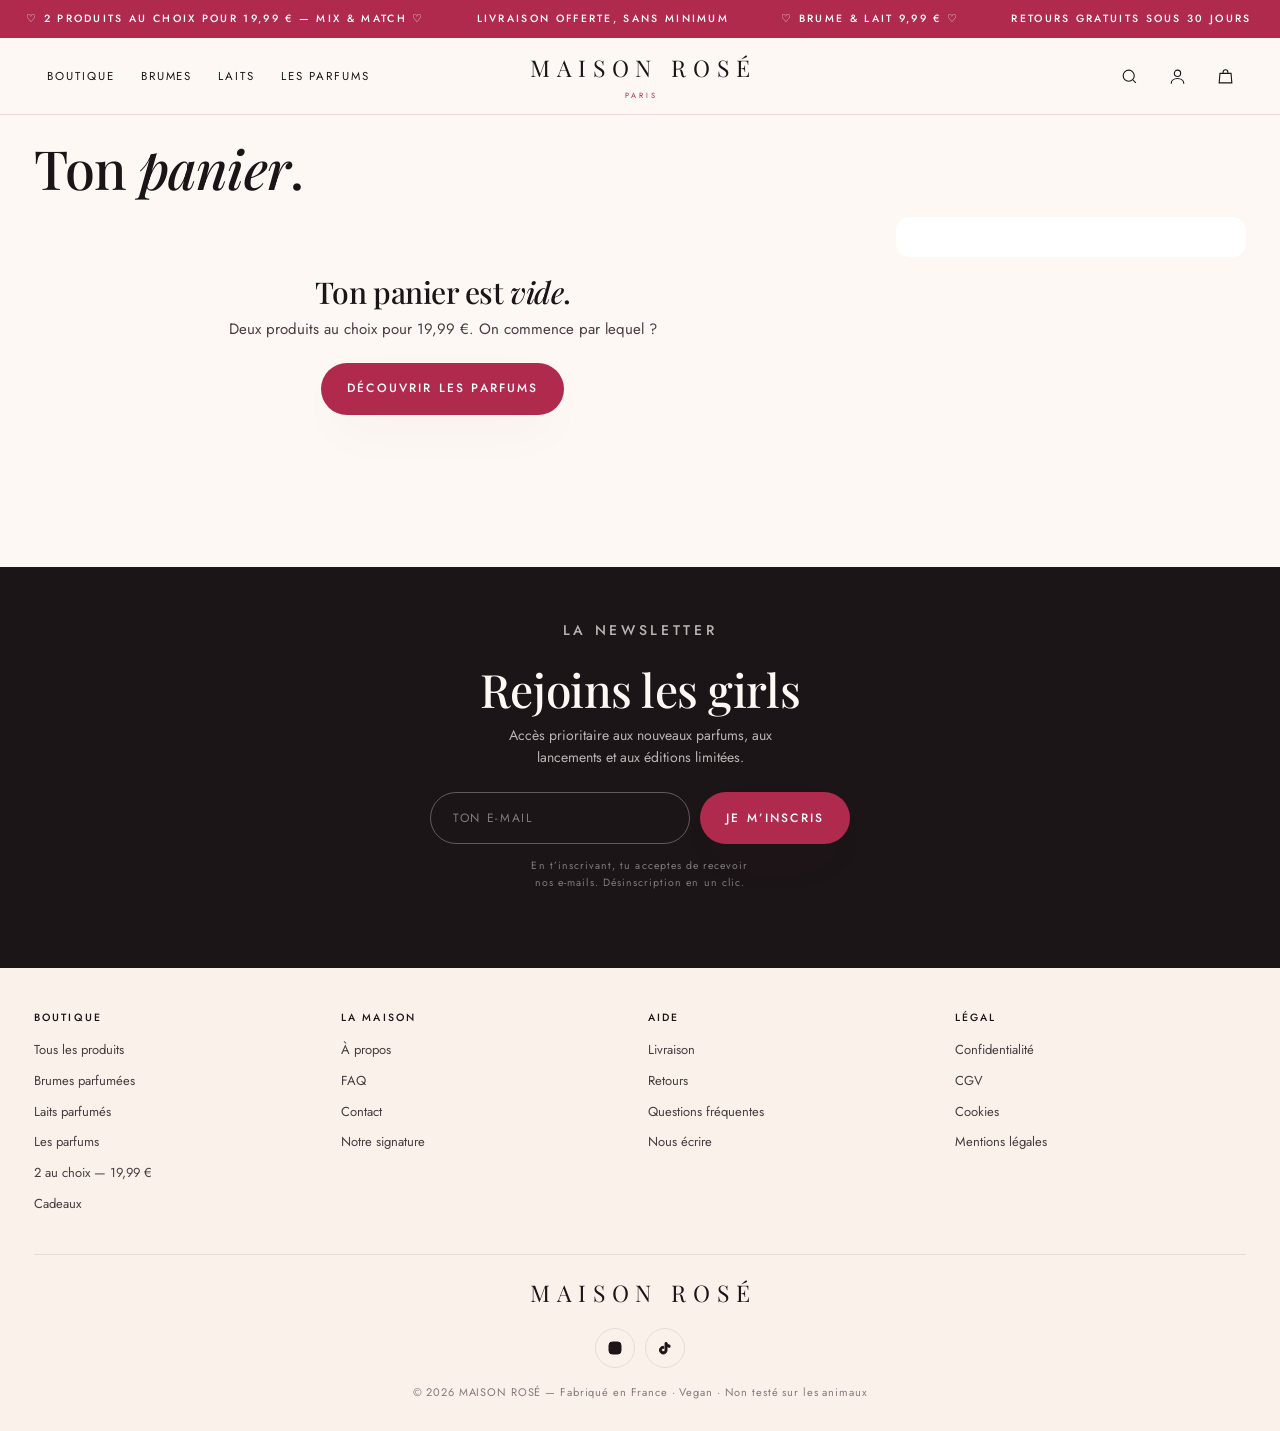
<file: shipping.html>
<!doctype html>
<html lang="fr">
<head>
<meta charset="utf-8">
<meta name="viewport" content="width=device-width,initial-scale=1,viewport-fit=cover">
<title>Livraison · Maison Rosé</title>
<meta name="description" content="Dernière étape avant ta commande Maison Rosé.">
<meta name="theme-color" content="#B02A4E">
<link rel="icon" href="data:image/svg+xml,%3Csvg xmlns='http://www.w3.org/2000/svg' viewBox='0 0 32 32'%3E%3Crect width='32' height='32' rx='8' fill='%23B02A4E'/%3E%3Ctext x='16' y='23' font-size='18' font-family='Georgia' fill='%23FDF8F4' text-anchor='middle'%3EM%3C/text%3E%3C/svg%3E">
<link rel="preconnect" href="https://fonts.googleapis.com">
<link rel="preconnect" href="https://fonts.gstatic.com" crossorigin>
<link href="https://fonts.googleapis.com/css2?family=Playfair+Display:ital,wght@0,400..700;1,400..600&family=Jost:wght@300;400;500&display=swap" rel="stylesheet">
<link rel="stylesheet" href="assets/css/style.css">
</head>
<body>
<div id="site-header"></div>

<main class="cart-page">
  <div class="wrap">
    <h1 class="h-section" style="margin-bottom:8px">Dernière étape <span class="italic">avant l'envoi</span>.</h1>
    <p class="lede" style="margin-bottom:22px">Indique où on t'envoie ta commande ♡</p>
    <div class="cart-layout">
      <div>
        <div data-ship-lines></div>
        <form data-ship-form class="ship-form" novalidate>
          <div class="field-row">
            <div class="field">
              <label class="tiny" for="sh-first">Prénom</label>
              <input id="sh-first" name="first" type="text" required autocomplete="given-name" placeholder="Ton prénom">
            </div>
            <div class="field">
              <label class="tiny" for="sh-last">Nom</label>
              <input id="sh-last" name="last" type="text" required autocomplete="family-name" placeholder="Ton nom">
            </div>
          </div>
          <div class="field">
            <label class="tiny" for="sh-email">E-mail</label>
            <input id="sh-email" name="email" type="email" required autocomplete="email" placeholder="ton@email.com">
          </div>
          <div class="field">
            <label class="tiny" for="sh-phone">Téléphone mobile</label>
            <input id="sh-phone" name="phone" type="tel" required autocomplete="tel" value="+33 " placeholder="+33 6 12 34 56 78">
          </div>
          <div class="field">
            <label class="tiny" for="sh-address">Adresse</label>
            <input id="sh-address" name="address" type="text" required autocomplete="street-address" placeholder="N°, rue">
          </div>
          <div class="field-row">
            <div class="field">
              <label class="tiny" for="sh-zip">Code postal</label>
              <input id="sh-zip" name="zip" type="text" required autocomplete="postal-code" inputmode="numeric" placeholder="75001">
            </div>
            <div class="field">
              <label class="tiny" for="sh-city">Ville</label>
              <input id="sh-city" name="city" type="text" required autocomplete="address-level2" placeholder="Paris">
            </div>
          </div>
          <div class="field">
            <label class="tiny" for="sh-country">Pays</label>
            <select id="sh-country" name="country" required autocomplete="country-name">
              <option value="France" selected>France</option>
              <option value="Belgique">Belgique</option>
              <option value="Suisse">Suisse</option>
              <option value="Luxembourg">Luxembourg</option>
              <option value="Canada">Canada</option>
            </select>
          </div>
          <button class="btn btn-cherry btn-block" type="submit" style="margin-top:6px">Continuer vers le paiement</button>
          <p class="tiny" style="text-align:center;margin-top:12px">Paiement sécurisé · Livraison offerte</p>
        </form>
      </div>
      <aside class="summary" data-ship-summary></aside>
    </div>
  </div>
</main>
<div id="site-footer"></div>
<script src="assets/js/data.js"></script>
<script src="assets/js/app.js"></script>
<script src="assets/js/components.js"></script>
<script src="assets/js/shipping.js"></script>
</body>
</html>
</file>
<file: assets/css/style.css>
/* =========================================================================
   MAISON ROSÉ — FEUILLE DE STYLE
   Palette, typographie et composants. Mobile-first.
   ========================================================================= */

:root{
  /* Couleurs */
  --cream:#FDF8F4;
  --cream-2:#FAF1EA;
  --white:#FFFFFF;
  --blush:#F9E6EA;
  --pink:#F3CBD6;
  --pink-soft:#FCEFF2;
  --rose:#E091A6;
  --cherry:#B02A4E;
  --burgundy:#7B1E3A;
  --ink:#1C1518;
  --ink-soft:#4A3B40;
  --muted:#8A777C;
  --line:#E9DCD6;
  --black:#0E0B0C;

  /* Typo */
  --serif:'Playfair Display', 'Didot', Georgia, 'Times New Roman', serif;
  --sans:'Jost', 'Helvetica Neue', Helvetica, Arial, sans-serif;

  /* Mesures */
  --bar-h:38px;
  --nav-h:62px;
  --radius:2px;
  --radius-lg:14px;
  --pad:20px;
  --maxw:1320px;
  --ease:cubic-bezier(.22,.61,.36,1);
  --shadow:0 18px 50px -24px rgba(123,30,58,.35);
  --shadow-soft:0 10px 30px -18px rgba(28,21,24,.3);
}

*,*::before,*::after{box-sizing:border-box}
html{-webkit-text-size-adjust:100%;scroll-behavior:smooth}
body{
  margin:0;background:var(--cream);color:var(--ink);
  font-family:var(--sans);font-size:16px;line-height:1.6;font-weight:400;
  -webkit-font-smoothing:antialiased;overflow-x:hidden;
}
body.no-scroll{overflow:hidden}
img{max-width:100%;display:block;height:auto}  /* neutralise l'attribut height des SVG */
a{color:inherit;text-decoration:none}
button{font:inherit;color:inherit;border:0;background:none;cursor:pointer}
input,select{font:inherit;color:inherit}
h1,h2,h3,h4{margin:0;font-family:var(--serif);font-weight:500;line-height:1.05;letter-spacing:-.01em}
p{margin:0}
::selection{background:var(--pink);color:var(--burgundy)}

.wrap{width:100%;max-width:var(--maxw);margin:0 auto;padding:0 var(--pad)}
.hide{display:none !important}
.sr{position:absolute;width:1px;height:1px;overflow:hidden;clip:rect(0 0 0 0);white-space:nowrap}

/* --- Typographie utilitaire ------------------------------------------- */
.eyebrow{
  font-size:11px;letter-spacing:.26em;text-transform:uppercase;color:var(--cherry);
  font-weight:500;margin-bottom:14px;
}
.display{font-family:var(--serif);font-size:clamp(34px,9vw,76px);line-height:.98;letter-spacing:-.02em}
.h-section{font-family:var(--serif);font-size:clamp(28px,7.2vw,54px);line-height:1;letter-spacing:-.015em}
.italic{font-style:italic}
.lede{color:var(--ink-soft);font-size:15px;max-width:52ch}
.tiny{font-size:11px;letter-spacing:.16em;text-transform:uppercase;color:var(--muted)}

/* --- Boutons ----------------------------------------------------------- */
.btn{
  display:inline-flex;align-items:center;justify-content:center;gap:10px;
  min-height:52px;padding:0 26px;border-radius:99px;
  font-size:12px;letter-spacing:.18em;text-transform:uppercase;font-weight:500;
  transition:transform .35s var(--ease),background .3s,color .3s,box-shadow .3s;
  text-align:center;white-space:nowrap;
}
.btn:active{transform:scale(.97)}
.btn-dark{background:var(--ink);color:var(--cream)}
.btn-dark:hover{background:var(--burgundy)}
.btn-cherry{background:var(--cherry);color:#fff;box-shadow:var(--shadow)}
.btn-cherry:hover{background:var(--burgundy)}
.btn-ghost{border:1px solid var(--ink);color:var(--ink)}
.btn-ghost:hover{background:var(--ink);color:var(--cream)}
.btn-light{background:var(--white);color:var(--ink);box-shadow:var(--shadow-soft)}
.btn-light:hover{background:var(--blush)}
.btn-block{display:flex;width:100%}
.btn-sm{min-height:42px;padding:0 14px;font-size:10.5px;letter-spacing:.1em}
.card-actions .btn{padding:0 10px;font-size:10px;letter-spacing:.08em}
@media (min-width:600px){.card-actions .btn{font-size:10.5px;letter-spacing:.1em;padding:0 14px}}
.btn[disabled]{opacity:.4;pointer-events:none}
.link-u{border-bottom:1px solid currentColor;padding-bottom:2px;font-size:12px;letter-spacing:.16em;text-transform:uppercase}

/* =========================================================================
   BARRE D'ANNONCE + NAVIGATION
   ========================================================================= */
#site-header{display:contents}  /* le conteneur ne doit pas borner le sticky */
.site-top{position:sticky;top:0;z-index:60}
.announce{
  position:relative;height:var(--bar-h);background:var(--cherry);color:#fff;
  display:flex;align-items:center;overflow:hidden;transition:height .35s var(--ease);
}
.site-top.compact .announce{height:0}
.announce-track{display:flex;width:max-content;animation:slide 26s linear infinite}
.announce span{
  padding:0 26px;font-size:10.5px;letter-spacing:.22em;text-transform:uppercase;white-space:nowrap;font-weight:500;
}
@keyframes slide{from{transform:translateX(0)}to{transform:translateX(-50%)}}
@media (prefers-reduced-motion:reduce){.announce-track{animation:none}}

.nav{
  position:relative;z-index:50;background:rgba(253,248,244,.92);
  backdrop-filter:saturate(180%) blur(14px);border-bottom:1px solid var(--line);
}
.nav-inner{
  height:var(--nav-h);display:grid;grid-template-columns:1fr auto 1fr;align-items:center;
  max-width:var(--maxw);margin:0 auto;padding:0 var(--pad);
}
.nav-left,.nav-right{display:flex;align-items:center;gap:6px}
.nav-right{justify-content:flex-end}
.logo{
  font-family:var(--serif);font-size:19px;letter-spacing:.3em;text-transform:uppercase;
  text-indent:.3em;white-space:nowrap;
}
.logo small{display:block;font-family:var(--sans);font-size:7.5px;letter-spacing:.42em;color:var(--cherry);text-align:center;margin-top:3px;text-indent:.42em}
.icon-btn{
  width:42px;height:42px;display:grid;place-items:center;border-radius:99px;position:relative;
  transition:background .25s;
}
.icon-btn:hover{background:var(--blush)}
.icon-btn svg{width:19px;height:19px;stroke:var(--ink);fill:none;stroke-width:1.4}
.cart-count{
  position:absolute;top:4px;right:2px;min-width:17px;height:17px;padding:0 4px;border-radius:99px;
  background:var(--cherry);color:#fff;font-size:10px;line-height:17px;text-align:center;font-weight:500;
}
.nav-links{display:none}
@media (max-width:420px){
  .logo{font-size:16px;letter-spacing:.2em;text-indent:.2em}
  .logo small{font-size:6.5px;letter-spacing:.3em;text-indent:.3em}
  .icon-btn{width:38px;height:38px}
  .nav-left,.nav-right{gap:2px}
}
.nav-links a{
  font-size:11.5px;letter-spacing:.17em;text-transform:uppercase;padding:8px 13px;position:relative;
}
.nav-links a::after{
  content:'';position:absolute;left:13px;right:13px;bottom:2px;height:1px;background:var(--cherry);
  transform:scaleX(0);transform-origin:left;transition:transform .3s var(--ease);
}
.nav-links a:hover::after,.nav-links a.active::after{transform:scaleX(1)}

/* Menu mobile */
.burger svg{stroke-width:1.5}
.drawer{
  position:fixed;inset:0;z-index:80;background:var(--cream);transform:translateX(-100%);
  transition:transform .45s var(--ease);display:flex;flex-direction:column;
}
.drawer.open{transform:translateX(0)}
.drawer-head{display:flex;align-items:center;justify-content:space-between;padding:14px var(--pad);border-bottom:1px solid var(--line)}
.drawer nav{padding:26px var(--pad);display:flex;flex-direction:column;gap:2px;flex:1;overflow-y:auto}
.drawer nav a{font-family:var(--serif);font-size:30px;padding:11px 0;border-bottom:1px solid var(--line)}
.drawer nav a small{display:block;font-family:var(--sans);font-size:10px;letter-spacing:.2em;text-transform:uppercase;color:var(--muted);margin-top:2px}
.drawer-foot{padding:20px var(--pad) 32px;background:var(--pink-soft)}
.drawer-foot p{font-size:12px;letter-spacing:.14em;text-transform:uppercase;color:var(--burgundy);margin-bottom:12px;text-align:center}

/* =========================================================================
   HERO
   ========================================================================= */
.hero{position:relative;background:var(--cream);overflow:hidden}
.hero-media{position:relative;aspect-ratio:4/5;max-height:74vh;width:100%}
.hero-media img{width:100%;height:100%;object-fit:cover}
.hero-media::after{
  content:'';position:absolute;inset:0;
  background:linear-gradient(180deg,rgba(255,255,255,.12) 0%,rgba(255,250,248,.05) 32%,rgba(253,248,244,.72) 62%,rgba(253,248,244,.97) 92%,var(--cream) 100%);
}
.hero-body{position:relative;z-index:2;margin-top:-13vh;padding:0 var(--pad) 46px;text-align:center}
.hero-body .display{margin-bottom:16px}
.hero-body .lede{margin:0 auto 26px;font-size:15.5px}
.hero-cta{display:flex;flex-direction:column;gap:10px;max-width:400px;margin:0 auto}
.hero-badge{
  display:inline-flex;align-items:center;gap:8px;margin-bottom:18px;padding:7px 16px;border-radius:99px;
  background:var(--white);box-shadow:var(--shadow-soft);
  font-size:10px;letter-spacing:.2em;text-transform:uppercase;color:var(--cherry);font-weight:500;
}
.hero-strip{
  background:var(--ink);color:var(--cream);display:flex;overflow-x:auto;scrollbar-width:none;
}
.hero-strip::-webkit-scrollbar{display:none}
.hero-strip div{
  flex:1 0 auto;padding:14px 22px;font-size:10px;letter-spacing:.2em;text-transform:uppercase;
  white-space:nowrap;border-right:1px solid rgba(253,248,244,.16);
}

/* =========================================================================
   SECTIONS GÉNÉRIQUES
   ========================================================================= */
.section{padding:60px 0}
.section-cream{background:var(--cream)}
.section-white{background:var(--white)}
.section-blush{background:var(--blush)}
.section-ink{background:var(--ink);color:var(--cream)}
.section-ink .lede,.section-ink .tiny{color:rgba(253,248,244,.68)}
.section-ink .eyebrow{color:var(--pink)}
.section-head{margin-bottom:30px}
.section-head.center{text-align:center}
.section-head.center .lede{margin-inline:auto}
.section-head .lede{margin-top:14px}
.head-row{display:flex;align-items:flex-end;justify-content:space-between;gap:20px}
.head-row .link-u{display:none;flex:0 0 auto;padding-bottom:6px}

/* --- Grille produits / parfums ----------------------------------------- */
.grid{display:grid;gap:14px}
.grid-2{grid-template-columns:repeat(2,1fr)}
.scroller{
  display:grid;grid-auto-flow:column;grid-auto-columns:74%;gap:14px;overflow-x:auto;
  scroll-snap-type:x mandatory;padding-bottom:6px;margin:0 calc(var(--pad) * -1);padding-inline:var(--pad);
  scrollbar-width:none;
}
.scroller::-webkit-scrollbar{display:none}
.scroller > *{scroll-snap-align:start}

/* Carte parfum */
.card{
  background:var(--white);border-radius:var(--radius-lg);overflow:hidden;position:relative;
  display:flex;flex-direction:column;transition:transform .4s var(--ease),box-shadow .4s var(--ease);
}
.card:hover{transform:translateY(-4px);box-shadow:var(--shadow-soft)}
.card-media{position:relative;aspect-ratio:3/4;overflow:hidden;background:var(--cream-2);display:block}
.card-media img{width:100%;height:100%;object-fit:cover;transition:transform .7s var(--ease)}
.card:hover .card-media img{transform:scale(1.04)}
.card-tag{
  position:absolute;top:10px;left:10px;background:var(--white);color:var(--burgundy);
  padding:5px 11px;border-radius:99px;font-size:9px;letter-spacing:.18em;text-transform:uppercase;font-weight:500;
}
.card-tag.dark{background:var(--ink);color:var(--cream)}
.card-body{padding:14px 14px 16px;display:flex;flex-direction:column;gap:6px;flex:1}
.card-name{font-family:var(--serif);font-size:20px;line-height:1.1}
.card-notes{font-size:11px;letter-spacing:.1em;text-transform:uppercase;color:var(--muted);line-height:1.5}
.card-prices{display:flex;flex-wrap:wrap;gap:8px;margin-top:2px;font-size:12.5px;color:var(--ink-soft)}
.card-prices b{font-weight:500}
.card-actions{display:flex;flex-direction:column;gap:7px;margin-top:auto;padding-top:10px}
.card-price{font-size:14px;letter-spacing:.02em}
.card-price s{color:var(--muted);margin-left:6px;font-size:12px}

/* Sélecteur de format sur carte */
.seg{display:flex;background:var(--cream-2);border-radius:99px;padding:3px;gap:3px}
.seg button{
  flex:1;min-height:34px;border-radius:99px;font-size:10.5px;letter-spacing:.11em;text-transform:uppercase;
  color:var(--muted);transition:background .25s,color .25s;padding:0 6px;
}
.seg button[aria-pressed="true"]{background:var(--white);color:var(--ink);box-shadow:0 1px 4px rgba(0,0,0,.08)}

/* =========================================================================
   SHOP BY MOOD
   ========================================================================= */
.mood-grid{display:grid;grid-template-columns:repeat(2,1fr);gap:10px}
.mood{
  position:relative;aspect-ratio:3/4;border-radius:var(--radius-lg);overflow:hidden;display:flex;
  align-items:flex-end;color:#fff;
}
.mood:first-child{grid-column:span 2;aspect-ratio:16/11}
.mood img{position:absolute;inset:0;width:100%;height:100%;object-fit:cover;transition:transform .8s var(--ease)}
.mood:hover img{transform:scale(1.05)}
.mood::after{content:'';position:absolute;inset:0;background:linear-gradient(0deg,rgba(28,21,24,.66) 0%,rgba(28,21,24,.08) 55%)}
.mood-txt{position:relative;z-index:2;padding:16px}
.mood-txt h3{font-family:var(--sans);font-size:14px;letter-spacing:.2em;text-transform:uppercase;font-weight:500}
.mood-txt p{font-size:12px;opacity:.85;margin-top:4px}
.mood-txt em{display:block;font-family:var(--serif);font-style:italic;font-size:16px;margin-top:6px}

/* =========================================================================
   PICK ANY 2 — SÉLECTEUR DUO
   ========================================================================= */
.duo-band{
  background:linear-gradient(160deg,var(--pink-soft) 0%,var(--blush) 55%,var(--pink) 100%);
  position:relative;overflow:hidden;
}
.duo-band::before{
  content:'';position:absolute;width:420px;height:420px;border-radius:50%;
  background:radial-gradient(circle,rgba(255,255,255,.85),rgba(255,255,255,0) 70%);top:-160px;right:-140px;
}
.duo-price-badge{
  display:inline-flex;flex-direction:column;align-items:center;justify-content:center;
  width:104px;height:104px;border-radius:50%;background:var(--cherry);color:#fff;
  font-family:var(--serif);font-size:23px;line-height:1;transform:rotate(-8deg);box-shadow:var(--shadow);
}
.duo-price-badge span{font-family:var(--sans);font-size:8.5px;letter-spacing:.2em;text-transform:uppercase;margin-top:6px}
.duo-picker{display:grid;gap:12px;margin-top:26px}
.slot{
  background:var(--white);border-radius:var(--radius-lg);padding:14px;display:flex;gap:13px;align-items:center;
  border:1px solid transparent;transition:border-color .3s,box-shadow .3s;position:relative;
}
.slot.filled{border-color:var(--pink)}
.slot-img{
  width:62px;height:76px;flex:0 0 auto;border-radius:8px;overflow:hidden;background:var(--cream-2);
  display:grid;place-items:center;
}
.slot-img img{width:100%;height:100%;object-fit:cover}
.slot-img .ph{font-family:var(--serif);font-size:26px;color:var(--pink)}
.slot-info{flex:1;min-width:0}
.slot-info .tiny{margin-bottom:3px}
.slot-info strong{display:block;font-family:var(--serif);font-size:18px;font-weight:500;line-height:1.15}
.slot-info span{font-size:11.5px;color:var(--muted);letter-spacing:.06em}
.slot-change{font-size:10.5px;letter-spacing:.14em;text-transform:uppercase;color:var(--cherry);border-bottom:1px solid;padding-bottom:1px;margin-top:6px;display:inline-block}
.duo-total{
  display:flex;align-items:baseline;justify-content:space-between;gap:12px;margin-top:20px;
  padding-top:16px;border-top:1px solid rgba(123,30,58,.2);
}
.duo-total .amount{font-family:var(--serif);font-size:34px;line-height:1}
.duo-total s{color:var(--muted);font-size:14px;margin-left:8px}
.duo-save{font-size:11px;letter-spacing:.14em;text-transform:uppercase;color:var(--cherry);font-weight:500}

/* Sélecteur modal */
.picker{
  position:fixed;inset:0;z-index:90;background:rgba(28,21,24,.45);backdrop-filter:blur(3px);
  opacity:0;pointer-events:none;transition:opacity .3s;display:flex;align-items:flex-end;justify-content:center;
}
.picker.open{opacity:1;pointer-events:auto}
.picker-panel{
  background:var(--cream);width:100%;max-width:640px;max-height:88vh;border-radius:18px 18px 0 0;
  display:flex;flex-direction:column;transform:translateY(100%);transition:transform .4s var(--ease);
}
.picker.open .picker-panel{transform:translateY(0)}
.picker-head{padding:18px var(--pad) 12px;border-bottom:1px solid var(--line);position:relative}
.picker-head h3{font-size:22px}
.picker-head .tiny{margin-top:4px}
.picker-close{position:absolute;top:14px;right:12px}
.picker-filters{
  display:flex;gap:7px;padding:12px var(--pad);overflow-x:auto;scrollbar-width:none;
  -webkit-mask-image:linear-gradient(to right,#000 calc(100% - 28px),transparent 100%);
  mask-image:linear-gradient(to right,#000 calc(100% - 28px),transparent 100%);
}
.picker-filters::-webkit-scrollbar{display:none}
.chip{
  flex:0 0 auto;padding:8px 15px;border-radius:99px;border:1px solid var(--line);background:var(--white);
  font-size:10.5px;letter-spacing:.14em;text-transform:uppercase;color:var(--muted);transition:.25s;
  white-space:nowrap;
}
.chip[aria-pressed="true"]{background:var(--ink);color:var(--cream);border-color:var(--ink)}
.picker-list{overflow-y:auto;padding:4px var(--pad) 28px;display:grid;grid-template-columns:repeat(2,1fr);gap:10px}
.pick-item{
  background:var(--white);border-radius:12px;overflow:hidden;text-align:left;display:flex;flex-direction:column;
  border:1.5px solid transparent;transition:border-color .25s,transform .25s;
}
.pick-item:active{transform:scale(.98)}
.pick-item.selected{border-color:var(--cherry)}
.pick-item img{aspect-ratio:3/4;object-fit:cover;width:100%;background:var(--cream-2)}
.pick-item .pi-body{padding:9px 10px 12px}
.pick-item strong{display:block;font-family:var(--serif);font-size:15px;font-weight:500;line-height:1.15}
.pick-item span{display:block;font-size:10px;letter-spacing:.12em;text-transform:uppercase;color:var(--muted);margin-top:3px}

/* Confirmation de commande */
.order-confirm{
  position:fixed;inset:0;z-index:95;background:rgba(28,21,24,.5);backdrop-filter:blur(3px);
  opacity:0;pointer-events:none;transition:opacity .3s;display:flex;align-items:center;justify-content:center;padding:20px;
}
.order-confirm.open{opacity:1;pointer-events:auto}
.order-confirm-panel{
  background:var(--cream);width:100%;max-width:460px;border-radius:18px;padding:44px 30px;text-align:center;
  transform:scale(.96);transition:transform .35s var(--ease);
}
.order-confirm.open .order-confirm-panel{transform:scale(1)}
.order-confirm-panel .lede{margin:14px auto 26px}

/* =========================================================================
   LAYERING
   ========================================================================= */
.layer-card{
  background:var(--white);border-radius:var(--radius-lg);padding:16px;display:flex;flex-direction:column;gap:12px;
}
.layer-imgs{display:flex;align-items:center;gap:8px}
.layer-imgs img{width:calc(50% - 16px);aspect-ratio:3/4;object-fit:cover;border-radius:8px;background:var(--cream-2)}
.layer-imgs .plus{font-family:var(--serif);font-size:22px;color:var(--cherry);width:16px;text-align:center}
.layer-card h3{font-size:19px}
.layer-card p{font-size:12.5px;color:var(--muted)}
.layer-card .names{font-size:11px;letter-spacing:.14em;text-transform:uppercase;color:var(--cherry)}

/* --- Étapes layering --------------------------------------------------- */
.steps{display:grid;gap:14px;margin-top:26px}
.step{display:flex;gap:14px;align-items:flex-start;padding:16px;background:rgba(255,255,255,.06);border-radius:12px}
.section-white .step,.section-cream .step{background:var(--white)}
.step b{font-family:var(--serif);font-size:26px;line-height:1;color:var(--rose);flex:0 0 auto;width:34px}
.step h4{font-family:var(--sans);font-size:12px;letter-spacing:.18em;text-transform:uppercase;margin-bottom:5px;font-weight:500}
.step p{font-size:13px;opacity:.75}

/* =========================================================================
   UGC
   ========================================================================= */
.ugc-card{border-radius:var(--radius-lg);overflow:hidden;position:relative;background:var(--ink);display:block}
.ugc-card img{aspect-ratio:9/16;object-fit:cover;width:100%}
.ugc-overlay{
  position:absolute;inset:auto 0 0 0;padding:14px;color:#fff;
  background:linear-gradient(0deg,rgba(14,11,12,.8),rgba(14,11,12,0));
}
.ugc-overlay .handle{font-size:11px;letter-spacing:.12em;opacity:.85}
.ugc-overlay .comment{font-family:var(--serif);font-size:17px;line-height:1.2;margin-top:5px}
.ugc-meta{display:flex;align-items:center;gap:6px;margin-top:8px;font-size:11px;opacity:.85}
.ugc-play{
  position:absolute;top:12px;right:12px;width:30px;height:30px;border-radius:50%;
  background:rgba(255,255,255,.22);backdrop-filter:blur(6px);display:grid;place-items:center;
}
.ugc-play svg{width:13px;height:13px;fill:#fff}

/* =========================================================================
   GIFTING
   ========================================================================= */
.gift-hero{position:relative;border-radius:var(--radius-lg);overflow:hidden;min-height:420px;display:flex;align-items:flex-end}
.gift-hero img{position:absolute;inset:0;width:100%;height:100%;object-fit:cover}
.gift-hero::after{content:'';position:absolute;inset:0;background:linear-gradient(0deg,rgba(28,21,24,.55),rgba(28,21,24,0) 60%)}
.gift-hero-txt{position:relative;z-index:2;padding:24px;color:#fff;max-width:520px}
.gift-hero-txt .h-section{color:#fff}
.gift-list{display:grid;gap:12px;margin-top:16px}
.gift-item{background:var(--white);border-radius:var(--radius-lg);padding:13px;display:flex;gap:12px;align-items:center}
.gift-item .imgs{display:flex;flex:0 0 auto}
.gift-item .imgs img{width:52px;aspect-ratio:3/4;object-fit:cover;border-radius:7px;background:var(--cream-2)}
.gift-item .imgs img:last-child{margin-left:-16px;box-shadow:-6px 0 12px -8px rgba(0,0,0,.4)}
.gift-item h4{font-family:var(--sans);font-size:11px;letter-spacing:.17em;text-transform:uppercase;font-weight:500}
.gift-item p{font-size:12.5px;color:var(--muted);margin-top:3px}
.gift-item .price{font-size:13px;margin-top:4px}

/* =========================================================================
   PAGE PRODUIT
   ========================================================================= */
.pdp{padding-bottom:96px}
.gallery{position:relative;background:var(--cream-2)}
.gallery-track{display:grid;grid-auto-flow:column;grid-auto-columns:100%;overflow-x:auto;scroll-snap-type:x mandatory;scrollbar-width:none}
.gallery-track::-webkit-scrollbar{display:none}
.gallery-track img{aspect-ratio:4/5;object-fit:cover;width:100%;scroll-snap-align:center}
.gallery-dots{position:absolute;bottom:14px;left:0;right:0;display:flex;justify-content:center;gap:6px}
.gallery-dots i{width:6px;height:6px;border-radius:50%;background:rgba(28,21,24,.25);transition:.3s}
.gallery-dots i.on{background:var(--ink);width:18px;border-radius:99px}
.pdp-head{padding:22px var(--pad) 0}
.pdp-head h1{font-size:clamp(30px,8.5vw,46px);margin-bottom:8px}
.pdp-notes{font-size:11.5px;letter-spacing:.18em;text-transform:uppercase;color:var(--cherry);margin-bottom:12px}
.pdp-price{display:flex;align-items:baseline;gap:10px;font-family:var(--serif);font-size:26px}
.pdp-price .sub{font-family:var(--sans);font-size:12px;letter-spacing:.1em;color:var(--muted)}
.pdp-desc{margin:16px 0 20px;color:var(--ink-soft);font-size:14.5px}
.pdp-block{padding:0 var(--pad);max-width:720px;margin:0 auto}
.stars{display:inline-flex;gap:2px;color:var(--cherry);font-size:12px;letter-spacing:.1em}
.rating-row{display:flex;align-items:center;gap:8px;font-size:12px;color:var(--muted);margin-bottom:14px}

.type-switch{display:grid;grid-template-columns:1fr 1fr;gap:9px;margin:18px 0}
.type-opt{
  border:1px solid var(--line);border-radius:12px;padding:12px;text-align:left;background:var(--white);
  transition:border-color .25s,background .25s;
}
.type-opt[aria-pressed="true"]{border-color:var(--ink);background:var(--white);box-shadow:inset 0 0 0 1px var(--ink)}
.type-opt strong{display:block;font-size:12px;letter-spacing:.12em;text-transform:uppercase;font-weight:500}
.type-opt span{display:block;font-size:12px;color:var(--muted);margin-top:4px}

.qty{display:inline-flex;align-items:center;border:1px solid var(--line);border-radius:99px;background:var(--white)}
.qty button{width:44px;height:48px;display:grid;place-items:center;font-size:17px;color:var(--ink-soft)}
.qty span{width:34px;text-align:center;font-size:14px}
.buy-row{display:flex;gap:10px;align-items:center;margin-bottom:10px}
.buy-row .btn{flex:1}

/* MAKE IT A DUO */
.duo-upsell{
  margin:24px calc(var(--pad) * -1) 0;padding:22px var(--pad) 26px;
  background:linear-gradient(170deg,var(--pink-soft),var(--blush));
}
.duo-upsell h3{font-size:24px}
.duo-upsell .tiny{color:var(--cherry);margin-bottom:6px}
.upsell-scroll{display:grid;grid-auto-flow:column;grid-auto-columns:150px;gap:10px;overflow-x:auto;margin:16px calc(var(--pad)*-1) 0;padding:2px var(--pad) 8px;scrollbar-width:none}
.upsell-scroll::-webkit-scrollbar{display:none}
.upsell-item{background:var(--white);border-radius:12px;overflow:hidden;text-align:left;border:1.5px solid transparent;transition:.25s;display:flex;flex-direction:column}
.upsell-item.selected{border-color:var(--cherry)}
.upsell-item img{width:100%;aspect-ratio:3/4;object-fit:cover;background:var(--cream-2)}
.upsell-item .ub{padding:9px 10px 11px;display:flex;flex-direction:column;gap:3px;flex:1}
.upsell-item strong{font-family:var(--serif);font-size:15px;font-weight:500;line-height:1.1}
.upsell-item span{font-size:9.5px;letter-spacing:.11em;text-transform:uppercase;color:var(--muted)}
.upsell-item em{font-style:normal;font-size:12px;margin-top:auto;padding-top:4px}
.upsell-badge{font-size:9px;letter-spacing:.14em;text-transform:uppercase;color:var(--cherry)}

/* Accordéons */
.acc{border-top:1px solid var(--line)}
.acc:last-of-type{border-bottom:1px solid var(--line)}
.acc-head{width:100%;display:flex;align-items:center;justify-content:space-between;gap:12px;padding:17px 0;text-align:left;font-size:12px;letter-spacing:.16em;text-transform:uppercase}
.acc-head i{font-style:normal;font-size:17px;color:var(--cherry);transition:transform .3s}
.acc.open .acc-head i{transform:rotate(45deg)}
.acc-body{max-height:0;overflow:hidden;transition:max-height .4s var(--ease)}
.acc-body p{padding-bottom:18px;font-size:13.5px;color:var(--ink-soft)}

/* Avis */
.review{padding:18px 0;border-bottom:1px solid var(--line)}
.review h4{font-family:var(--sans);font-size:13px;letter-spacing:.06em;font-weight:500;margin:6px 0 4px}
.review p{font-size:13.5px;color:var(--ink-soft)}
.review .who{font-size:11px;letter-spacing:.14em;text-transform:uppercase;color:var(--muted);margin-top:7px}

/* Barre sticky mobile */
.sticky-buy{
  position:fixed;left:0;right:0;bottom:0;z-index:55;padding:10px var(--pad) calc(10px + env(safe-area-inset-bottom));
  background:rgba(253,248,244,.95);backdrop-filter:blur(12px);border-top:1px solid var(--line);
  display:flex;gap:10px;align-items:center;transform:translateY(120%);transition:transform .35s var(--ease);
}
.sticky-buy.show{transform:translateY(0)}
.sticky-buy .info{flex:1;min-width:0}
.sticky-buy .info strong{display:block;font-family:var(--serif);font-size:15px;font-weight:500;line-height:1.1;white-space:nowrap;overflow:hidden;text-overflow:ellipsis}
.sticky-buy .info span{font-size:11px;color:var(--muted)}

/* =========================================================================
   PANIER
   ========================================================================= */
.cart-page{padding:26px 0 60px}
.cart-line{display:flex;gap:13px;padding:16px 0;border-bottom:1px solid var(--line);position:relative}
.cart-line img{width:76px;aspect-ratio:3/4;object-fit:cover;border-radius:8px;background:var(--cream-2);flex:0 0 auto}
.cart-line .cl-body{flex:1;min-width:0;display:flex;flex-direction:column;gap:4px}
.cart-line strong{font-family:var(--serif);font-size:18px;font-weight:500;line-height:1.1}
.cart-line .cl-meta{font-size:11px;letter-spacing:.12em;text-transform:uppercase;color:var(--muted)}
.cart-line .cl-foot{display:flex;align-items:center;justify-content:space-between;margin-top:6px;gap:10px}
.cart-line .remove{font-size:10.5px;letter-spacing:.14em;text-transform:uppercase;color:var(--muted);border-bottom:1px solid var(--line)}
.qty-mini{display:inline-flex;align-items:center;border:1px solid var(--line);border-radius:99px}
.qty-mini button{width:34px;height:34px;display:grid;place-items:center}
.qty-mini span{width:26px;text-align:center;font-size:13px}
.duo-flag{
  display:inline-flex;align-items:center;gap:6px;background:var(--pink-soft);color:var(--burgundy);
  padding:4px 10px;border-radius:99px;font-size:9.5px;letter-spacing:.14em;text-transform:uppercase;align-self:flex-start;
}
.progress-card{
  background:linear-gradient(150deg,var(--pink-soft),var(--blush));border-radius:var(--radius-lg);
  padding:20px;margin-bottom:22px;
}
.progress-card h3{font-size:22px;margin-bottom:6px}
.progress-card p{font-size:13px;color:var(--ink-soft)}
.bar{height:5px;border-radius:99px;background:rgba(255,255,255,.8);overflow:hidden;margin:14px 0 4px}
.bar i{display:block;height:100%;background:var(--cherry);border-radius:99px;transition:width .5s var(--ease)}
.summary{background:var(--white);border-radius:var(--radius-lg);padding:20px;margin-top:22px}
.summary .row{display:flex;justify-content:space-between;font-size:13.5px;padding:6px 0;color:var(--ink-soft)}
.summary .row.save{color:var(--cherry);font-weight:500}
.summary .row.total{
  border-top:1px solid var(--line);margin-top:10px;padding-top:14px;color:var(--ink);
  font-family:var(--serif);font-size:22px;align-items:baseline;
}
.empty{text-align:center;padding:60px 0}
.empty h2{font-size:30px;margin-bottom:10px}

/* =========================================================================
   SHIPPING
   ========================================================================= */
.ship-form{display:grid;gap:14px;margin-top:22px}
.ship-form .field{display:flex;flex-direction:column;gap:6px}
.ship-form .field-row{display:grid;grid-template-columns:1fr 1fr;gap:12px}
.ship-form input,.ship-form select{
  height:52px;border:1px solid var(--line);border-radius:14px;padding:0 16px;
  background:var(--white);font-size:14px;width:100%;
}
.ship-form input:focus,.ship-form select:focus{outline:2px solid var(--cherry);outline-offset:1px}

/* =========================================================================
   BOUTIQUE / FILTRES
   ========================================================================= */
.shop-head{padding:34px 0 20px;text-align:center}
.filters{display:flex;gap:8px;overflow-x:auto;padding:0 var(--pad) 18px;margin:0 calc(var(--pad)*-1);scrollbar-width:none}
.filters::-webkit-scrollbar{display:none}
.sort-row{display:flex;justify-content:space-between;align-items:center;padding-bottom:16px;gap:12px}
.sort-row select{border:1px solid var(--line);background:var(--white);border-radius:99px;padding:9px 14px;font-size:11px;letter-spacing:.12em;text-transform:uppercase}

/* =========================================================================
   FOOTER
   ========================================================================= */
.news{background:var(--ink);color:var(--cream);padding:52px 0;text-align:center}
.news h2{font-size:clamp(28px,7vw,46px);margin-bottom:10px}
.news p{font-size:14px;color:rgba(253,248,244,.7);max-width:40ch;margin:0 auto 24px}
.news form{display:flex;flex-direction:column;gap:10px;max-width:420px;margin:0 auto}
.news input{
  height:52px;border-radius:99px;border:1px solid rgba(253,248,244,.3);background:transparent;color:var(--cream);
  padding:0 22px;font-size:12px;letter-spacing:.14em;text-transform:uppercase;
}
.news input::placeholder{color:rgba(253,248,244,.45)}
.news input:focus{outline:none;border-color:var(--pink)}
.news .note{font-size:10.5px;letter-spacing:.1em;color:rgba(253,248,244,.45);margin-top:14px;text-transform:none}

footer{background:var(--cream-2);padding:44px 0 30px}
.foot-cols{display:grid;grid-template-columns:repeat(2,1fr);gap:26px 16px}
.foot-cols h4{font-family:var(--sans);font-size:10.5px;letter-spacing:.2em;text-transform:uppercase;margin-bottom:12px;font-weight:500}
.foot-cols a{display:block;font-size:13px;color:var(--ink-soft);padding:5px 0}
.foot-cols a:hover{color:var(--cherry)}
.foot-bottom{
  margin-top:34px;padding-top:20px;border-top:1px solid var(--line);
  display:flex;flex-direction:column;gap:16px;align-items:center;text-align:center;
}
.socials{display:flex;gap:10px}
.socials a{width:40px;height:40px;border-radius:50%;border:1px solid var(--line);display:grid;place-items:center;transition:.25s}
.socials a:hover{background:var(--ink);border-color:var(--ink)}
.socials a:hover svg{stroke:var(--cream);fill:var(--cream)}
.socials svg{width:16px;height:16px;stroke:var(--ink);fill:var(--ink)}
.foot-bottom p{font-size:11px;color:var(--muted);letter-spacing:.08em}

/* =========================================================================
   PANIER LATÉRAL (drawer) + TOAST
   ========================================================================= */
.overlay{
  position:fixed;inset:0;z-index:70;background:rgba(28,21,24,.42);opacity:0;pointer-events:none;transition:opacity .3s;
}
.overlay.open{opacity:1;pointer-events:auto}
.cart-drawer{
  position:fixed;top:0;right:0;bottom:0;z-index:75;width:min(420px,92vw);background:var(--cream);
  transform:translateX(100%);transition:transform .42s var(--ease);display:flex;flex-direction:column;
}
.cart-drawer.open{transform:translateX(0)}
.cd-head{display:flex;align-items:center;justify-content:space-between;padding:16px var(--pad);border-bottom:1px solid var(--line)}
.cd-head h3{font-size:20px}
.cd-body{flex:1;overflow-y:auto;padding:0 var(--pad) 12px}
.cd-foot{padding:16px var(--pad) calc(18px + env(safe-area-inset-bottom));border-top:1px solid var(--line);background:var(--white)}
.cd-foot .trow{display:flex;justify-content:space-between;align-items:baseline;margin-bottom:12px}
.cd-foot .trow .amount{font-family:var(--serif);font-size:24px}
.mini-recos{display:grid;grid-auto-flow:column;grid-auto-columns:110px;gap:9px;overflow-x:auto;padding-bottom:8px;scrollbar-width:none}
.mini-recos::-webkit-scrollbar{display:none}
.mini-reco{background:var(--white);border-radius:10px;overflow:hidden;text-align:left}
.mini-reco img{width:100%;aspect-ratio:3/4;object-fit:cover;background:var(--cream-2)}
.mini-reco .mb{padding:7px 8px 9px}
.mini-reco strong{display:block;font-family:var(--serif);font-size:13px;font-weight:500;line-height:1.1}
.mini-reco span{font-size:10px;color:var(--muted)}

.toast{
  position:fixed;left:50%;top:calc(var(--bar-h) + var(--nav-h) + 12px);z-index:95;transform:translate(-50%,-180%);
  background:var(--ink);color:var(--cream);padding:13px 20px;border-radius:99px;
  font-size:11.5px;letter-spacing:.12em;text-transform:uppercase;transition:transform .42s var(--ease);
  box-shadow:var(--shadow);max-width:92vw;text-align:center;
}
.toast.show{transform:translate(-50%,0)}

/* Apparition au scroll */
.reveal{opacity:0;transform:translateY(22px);transition:opacity .8s var(--ease),transform .8s var(--ease)}
.reveal.in{opacity:1;transform:none}
@media (prefers-reduced-motion:reduce){.reveal{opacity:1;transform:none;transition:none}}

/* =========================================================================
   RESPONSIVE
   ========================================================================= */
@media (min-width:600px){
  .grid-2{grid-template-columns:repeat(3,1fr)}
  .scroller{grid-auto-columns:40%}
  .mood-grid{grid-template-columns:repeat(3,1fr)}
  .mood:first-child{grid-column:span 3;aspect-ratio:21/9}
  .gift-list{grid-template-columns:repeat(2,1fr)}
  .picker-list{grid-template-columns:repeat(3,1fr)}
  .hero-cta{flex-direction:row;justify-content:center;max-width:none}
  .foot-cols{grid-template-columns:repeat(4,1fr)}
  .news form{flex-direction:row}
  .news input{flex:1}
}

@media (min-width:900px){
  :root{--pad:34px;--nav-h:76px}
  .section{padding:92px 0}
  .nav-links{display:flex;align-items:center}
  .burger{display:none}
  .logo{font-size:23px}
  .grid-2{grid-template-columns:repeat(4,1fr);gap:20px}
  .grid{gap:20px}
  .scroller{grid-auto-columns:25%;gap:20px}
  .head-row .link-u{display:inline-block}
  .section-head{margin-bottom:44px}

  /* Hero desktop : split éditorial */
  .hero-media{aspect-ratio:auto;height:min(82vh,760px);max-height:none}
  .hero-body{
    position:absolute;inset:auto 0 0 0;margin:0;padding:0 0 64px;display:flex;justify-content:center;
  }
  .hero-inner{max-width:760px;padding:0 var(--pad)}
  .hero-body .display{font-size:clamp(50px,5.6vw,86px)}
  .hero-body .lede{font-size:17px}

  .duo-picker{grid-template-columns:1fr 1fr}
  .duo-layout{display:grid;grid-template-columns:minmax(0,.85fr) minmax(0,1.15fr);gap:60px;align-items:center}
  .steps{grid-template-columns:repeat(3,1fr)}
  .mood-grid{grid-template-columns:repeat(4,1fr);gap:14px}
  .mood:first-child{grid-column:span 2;aspect-ratio:3/4}
  .gift-layout{display:grid;grid-template-columns:minmax(0,1.1fr) minmax(0,.9fr);gap:34px;align-items:center}
  .gift-list{grid-template-columns:1fr;margin-top:0}
  .gift-hero{min-height:560px}

  /* PDP desktop */
  .pdp-layout{display:grid;grid-template-columns:minmax(0,1.1fr) minmax(0,.9fr);gap:52px;align-items:start;padding:34px var(--pad) 0;max-width:var(--maxw);margin:0 auto}
  .pdp-head,.pdp-block{padding:0;max-width:none}
  .gallery{position:sticky;top:calc(var(--bar-h) + var(--nav-h) + 16px);border-radius:var(--radius-lg);overflow:hidden}
  .gallery-track img{aspect-ratio:4/5}
  .sticky-buy{display:none}
  .duo-upsell{margin:28px 0 0;border-radius:var(--radius-lg);padding:26px}
  .upsell-scroll{grid-auto-columns:160px;margin:16px 0 0;padding:2px 0 8px}
  .picker{align-items:center}
  .picker-panel{border-radius:18px;max-height:82vh}
  .cart-layout{display:grid;grid-template-columns:minmax(0,1.4fr) minmax(0,.6fr);gap:44px;align-items:start}
  .summary{margin-top:0;position:sticky;top:calc(var(--bar-h) + var(--nav-h) + 16px)}
  .layer-imgs img{width:calc(50% - 16px)}
}

@media (min-width:1200px){
  .scroller{display:grid;grid-auto-flow:row;grid-template-columns:repeat(4,1fr);overflow:visible;margin:0;padding:0}
}
</file>
